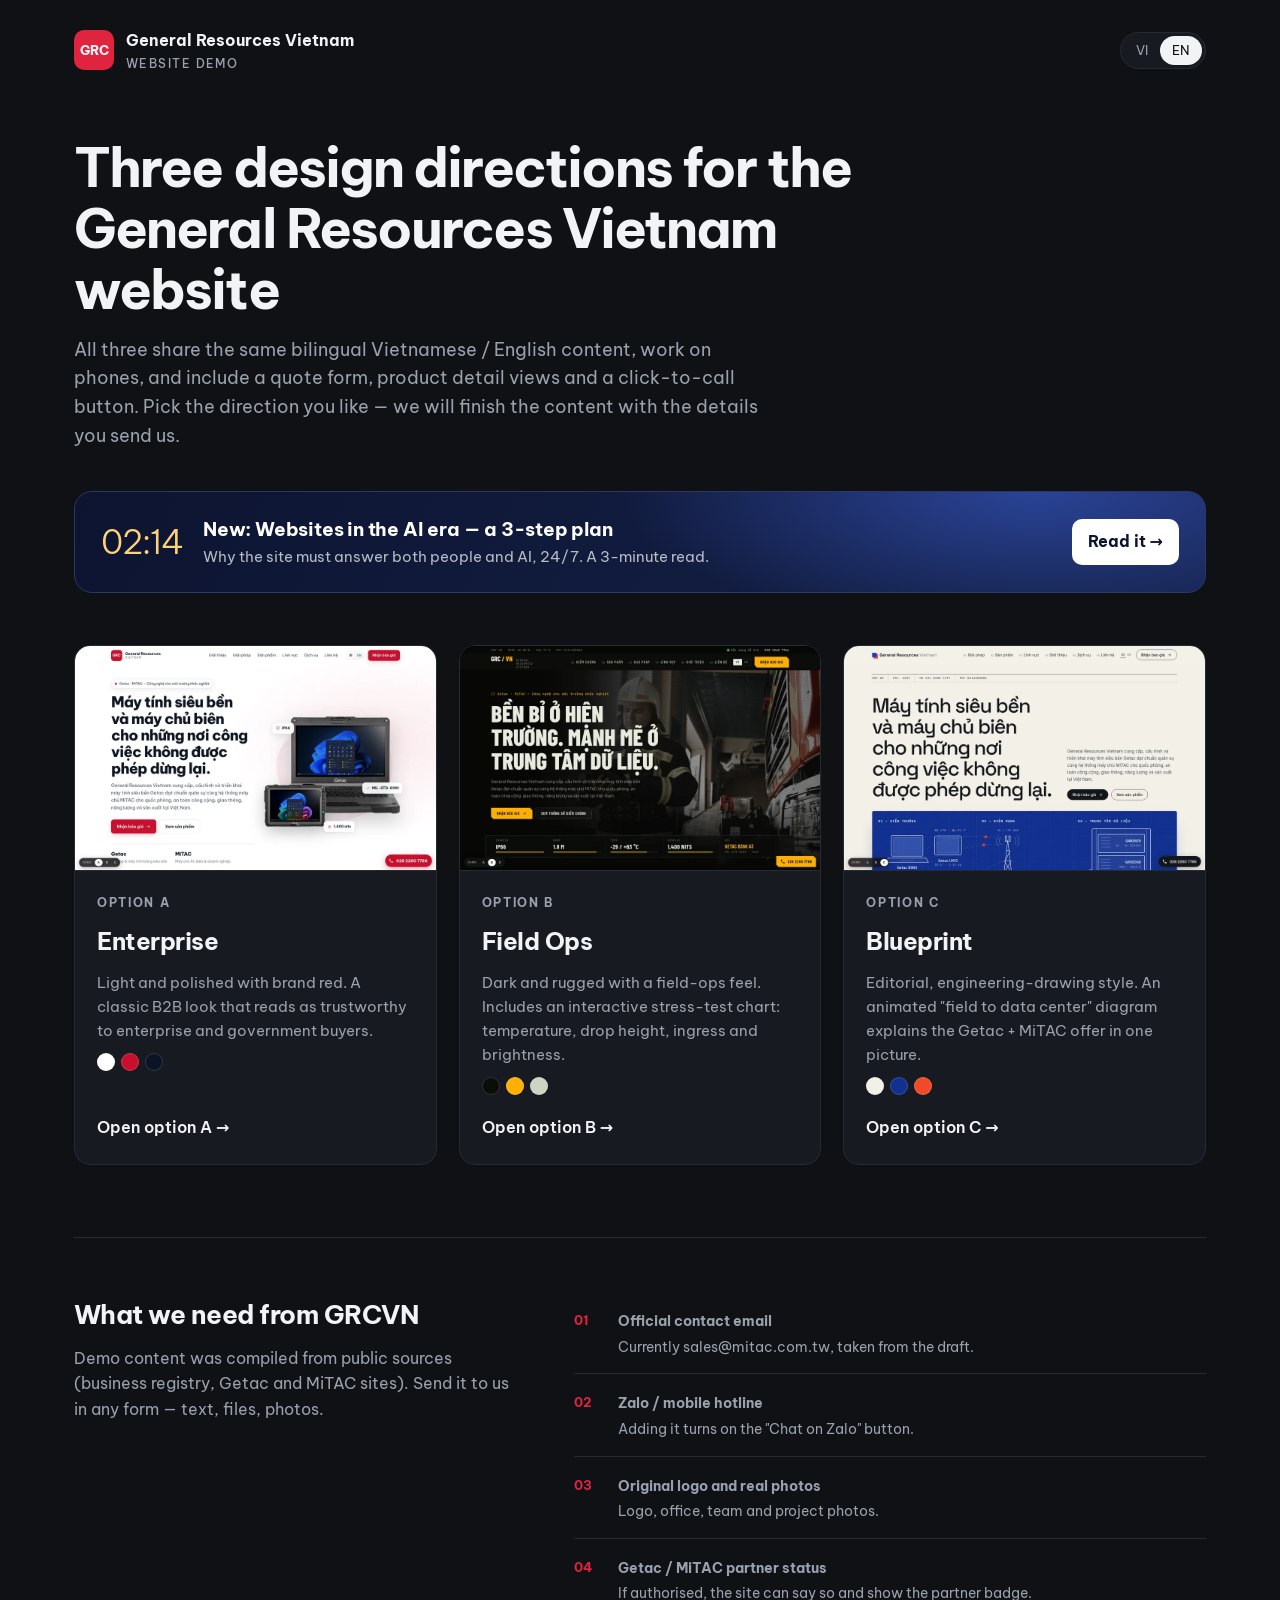
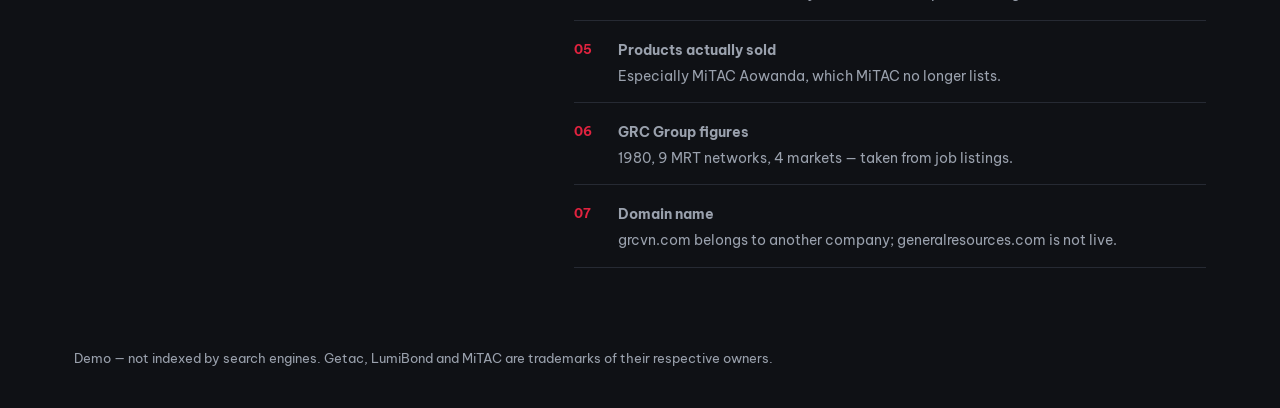
<file: index.html>
<!doctype html>
<html lang="vi">
<head>
  <meta charset="utf-8">
  <meta name="viewport" content="width=device-width, initial-scale=1">
  <title>GRCVN Website Demo</title>
  <meta name="description" content="Ba phương án thiết kế website cho General Resources Vietnam.">
  <meta name="robots" content="noindex, nofollow">
  <meta property="og:title" content="GRCVN — 3 phương án website">
  <meta property="og:description" content="Ba phương án thiết kế website cho General Resources Vietnam (Getac · MiTAC).">
  <meta property="og:image" content="https://grcvn.vxid.io/assets/og/v1.jpg">
  <link rel="icon" href="assets/favicon.svg" type="image/svg+xml">
  <link rel="preconnect" href="https://fonts.googleapis.com">
  <link rel="preconnect" href="https://fonts.gstatic.com" crossorigin>
  <link href="https://fonts.googleapis.com/css2?family=Be+Vietnam+Pro:wght@400;500;600;700;800&display=swap" rel="stylesheet">
  <style>
    :root { --bg: #0f1115; --card: #171a20; --line: #262a33; --ink: #f2f3f5; --mute: #9aa1ad; --red: #e0233f; }
    * { box-sizing: border-box; }
    body { margin: 0; background: var(--bg); color: var(--ink); font: 400 16px/1.6 'Be Vietnam Pro', system-ui, sans-serif; -webkit-font-smoothing: antialiased; }
    .wrap { max-width: 1180px; margin: 0 auto; padding: 0 24px; }
    header { display: flex; align-items: center; justify-content: space-between; gap: 16px; padding: 28px 0; }
    .brand { display: flex; align-items: center; gap: 12px; font-weight: 700; }
    .brand i { display: grid; place-items: center; width: 40px; height: 40px; border-radius: 10px; background: var(--red); font-style: normal; font-size: 13px; font-weight: 800; }
    .brand small { display: block; color: var(--mute); font-weight: 500; font-size: 12px; letter-spacing: .12em; text-transform: uppercase; }
    .lang { display: inline-flex; padding: 3px; border-radius: 999px; background: var(--card); border: 1px solid var(--line); }
    .lang button { border: 0; background: none; color: var(--mute); padding: 6px 12px; border-radius: 999px; font: 700 12px/1 inherit; font-family: inherit; cursor: pointer; }
    .lang button[aria-pressed="true"] { background: var(--ink); color: #111; }
    h1 { font-size: clamp(2rem, 5vw, 3.4rem); line-height: 1.12; letter-spacing: -.035em; margin: 36px 0 16px; max-width: 820px; }
    .lead { color: var(--mute); font-size: 18px; max-width: 700px; margin: 0; }
    .grid { display: grid; grid-template-columns: repeat(3, 1fr); gap: 22px; margin: 52px 0 72px; }
    .card { display: flex; flex-direction: column; background: var(--card); border: 1px solid var(--line); border-radius: 16px; overflow: hidden; text-decoration: none; color: inherit; transition: transform .25s, border-color .25s, box-shadow .25s; }
    .card:hover { transform: translateY(-4px); border-color: #3a404c; box-shadow: 0 24px 50px rgba(0,0,0,.35); }
    .shot { aspect-ratio: 16 / 10; overflow: hidden; border-bottom: 1px solid var(--line); background: #000; }
    .shot img { width: 100%; height: 100%; object-fit: cover; object-position: top; display: block; transition: transform .6s; }
    .card:hover .shot img { transform: scale(1.03); }
    .body { padding: 22px 22px 24px; display: flex; flex-direction: column; gap: 10px; flex: 1; }
    .tag { font-size: 12px; font-weight: 700; letter-spacing: .14em; text-transform: uppercase; color: var(--mute); }
    .card h2 { margin: 0; font-size: 24px; letter-spacing: -.02em; }
    .card p { margin: 0; color: var(--mute); font-size: 15px; }
    .open { margin-top: auto; padding-top: 10px; font-weight: 600; color: var(--ink); }
    .open::after { content: ' →'; }
    .swatches { display: flex; gap: 6px; }
    .swatches span { width: 18px; height: 18px; border-radius: 50%; border: 1px solid rgba(255,255,255,.15); }
    section.todo { border-top: 1px solid var(--line); padding: 56px 0 80px; display: grid; grid-template-columns: 1fr 1.4fr; gap: 48px; }
    section.todo h3 { margin: 0 0 10px; font-size: 26px; letter-spacing: -.02em; }
    section.todo > div > p { color: var(--mute); margin: 0; }
    ol { margin: 0; padding: 0; list-style: none; counter-reset: n; display: grid; gap: 2px; }
    ol li { counter-increment: n; display: grid; grid-template-columns: 34px 1fr; gap: 10px; padding: 14px 0; border-bottom: 1px solid var(--line); }
    ol li::before { content: counter(n, decimal-leading-zero); color: var(--red); font-weight: 700; font-size: 13px; padding-top: 2px; }
    ol b { display: block; }
    ol span { color: var(--mute); font-size: 14px; }
    footer { color: var(--mute); font-size: 13px; padding: 0 0 40px; }
    .ai-banner { display: grid; grid-template-columns: auto 1fr auto; gap: 20px; align-items: center; margin: 40px 0 0; padding: 22px 26px; border-radius: 18px; text-decoration: none; color: #fff; background: radial-gradient(600px 200px at 85% 0%, #2a4396 0%, transparent 70%), linear-gradient(120deg, #0c1430, #16224a); border: 1px solid #2a3768; transition: transform .25s, box-shadow .25s; }
    .ai-banner:hover { transform: translateY(-3px); box-shadow: 0 24px 50px rgba(12,20,48,.5); }
    .ai-banner .clock { font-size: 34px; font-weight: 300; letter-spacing: -.03em; color: #ffd27a; }
    .ai-banner b { display: block; font-size: 19px; letter-spacing: -.01em; }
    .ai-banner span.sub { color: rgba(255,255,255,.7); font-size: 15px; }
    .ai-banner .go { white-space: nowrap; font-weight: 700; padding: 10px 16px; border-radius: 10px; background: #fff; color: #0c1430; }
    @media (max-width: 640px) { .ai-banner { grid-template-columns: 1fr; gap: 10px; } .ai-banner .go { justify-self: start; } }
    [data-en] { display: none; }
    html[lang="en"] [data-vi] { display: none; }
    html[lang="en"] [data-en] { display: revert; }
    @media (max-width: 900px) { .grid { grid-template-columns: 1fr; } section.todo { grid-template-columns: 1fr; gap: 24px; } }
    @media (max-width: 640px) { .wrap { padding: 0 16px; } .lead { font-size: 16px; } }
    @media (max-width: 640px) { .lang button { padding: 10px 14px; } }
  </style>
</head>
<body>
  <div class="wrap">
    <header>
      <div class="brand"><i>GRC</i><div>General Resources Vietnam<small>Website demo</small></div></div>
      <div class="lang" role="group" aria-label="Language"><button type="button" data-l="vi" aria-pressed="true">VI</button><button type="button" data-l="en" aria-pressed="false">EN</button></div>
    </header>

    <h1><span data-vi>Ba phương án thiết kế cho website General Resources Vietnam</span><span data-en>Three design directions for the General Resources Vietnam website</span></h1>
    <p class="lead"><span data-vi>Cả ba dùng chung một nội dung song ngữ Việt / Anh, đều chạy tốt trên điện thoại, có form báo giá, xem chi tiết sản phẩm và nút gọi nhanh. Chọn phương án phù hợp nhất — nội dung sẽ được hoàn thiện theo thông tin GRC VN cung cấp.</span><span data-en>All three share the same bilingual Vietnamese / English content, work on phones, and include a quote form, product detail views and a click-to-call button. Pick the direction you like — we will finish the content with the details you send us.</span></p>

    <a class="ai-banner" href="ai/">
      <span class="clock">02:14</span>
      <span><b><span data-vi>Mới: Website trong thời AI — kế hoạch 3 bước</span><span data-en>New: Websites in the AI era — a 3-step plan</span></b><span class="sub"><span data-vi>Vì sao website phải trả lời được cả người lẫn AI, 24/7. Đọc trong 3 phút.</span><span data-en>Why the site must answer both people and AI, 24/7. A 3-minute read.</span></span></span>
      <span class="go"><span data-vi>Đọc ngay →</span><span data-en>Read it →</span></span>
    </a>

    <div class="grid">
      <a class="card" href="v1/">
        <div class="shot"><img src="assets/thumbs/v1.webp" alt="" loading="lazy"></div>
        <div class="body">
          <span class="tag"><span data-vi>Phương án</span><span data-en>Option</span> A</span>
          <h2>Enterprise</h2>
          <p><span data-vi>Sáng, chuyên nghiệp, màu đỏ thương hiệu. Phù hợp hình ảnh doanh nghiệp B2B, dễ tin cậy với khách hàng cơ quan nhà nước.</span><span data-en>Light and polished with brand red. A classic B2B look that reads as trustworthy to enterprise and government buyers.</span></p>
          <div class="swatches"><span style="background:#fff"></span><span style="background:#c8102e"></span><span style="background:#0b1424"></span></div>
          <span class="open"><span data-vi>Xem phương án A</span><span data-en>Open option A</span></span>
        </div>
      </a>
      <a class="card" href="v2/">
        <div class="shot"><img src="assets/thumbs/v2.webp" alt="" loading="lazy"></div>
        <div class="body">
          <span class="tag"><span data-vi>Phương án</span><span data-en>Option</span> B</span>
          <h2>Field Ops</h2>
          <p><span data-vi>Tối, mạnh mẽ, phong cách "hiện trường". Có biểu đồ tương tác so sánh độ bền: nhiệt độ, chiều cao rơi, chống nước, độ sáng.</span><span data-en>Dark and rugged with a field-ops feel. Includes an interactive stress-test chart: temperature, drop height, ingress and brightness.</span></p>
          <div class="swatches"><span style="background:#0b0d0a"></span><span style="background:#ffb000"></span><span style="background:#cfd3c3"></span></div>
          <span class="open"><span data-vi>Xem phương án B</span><span data-en>Open option B</span></span>
        </div>
      </a>
      <a class="card" href="v3/">
        <div class="shot"><img src="assets/thumbs/v3.webp" alt="" loading="lazy"></div>
        <div class="body">
          <span class="tag"><span data-vi>Phương án</span><span data-en>Option</span> C</span>
          <h2>Blueprint</h2>
          <p><span data-vi>Phong cách tạp chí kỹ thuật. Sơ đồ động "từ hiện trường đến trung tâm dữ liệu" giải thích giải pháp Getac + MiTAC trong một hình.</span><span data-en>Editorial, engineering-drawing style. An animated "field to data center" diagram explains the Getac + MiTAC offer in one picture.</span></p>
          <div class="swatches"><span style="background:#f3f0e8"></span><span style="background:#12308f"></span><span style="background:#ef4a2a"></span></div>
          <span class="open"><span data-vi>Xem phương án C</span><span data-en>Open option C</span></span>
        </div>
      </a>
    </div>

    <section class="todo">
      <div>
        <h3><span data-vi>Thông tin cần GRCVN xác nhận</span><span data-en>What we need from GRCVN</span></h3>
        <p><span data-vi>Nội dung demo được tổng hợp từ thông tin công khai (đăng ký doanh nghiệp, trang Getac, MiTAC). Gửi cho chúng tôi dưới bất kỳ dạng nào — văn bản, file, ảnh.</span><span data-en>Demo content was compiled from public sources (business registry, Getac and MiTAC sites). Send it to us in any form — text, files, photos.</span></p>
      </div>
      <ol>
        <li><div><b><span data-vi>Email liên hệ chính thức</span><span data-en>Official contact email</span></b><span><span data-vi>Hiện đang dùng sales@mitac.com.tw theo bản nháp.</span><span data-en>Currently sales@mitac.com.tw, taken from the draft.</span></span></div></li>
        <li><div><b><span data-vi>Số Zalo / hotline di động</span><span data-en>Zalo / mobile hotline</span></b><span><span data-vi>Điền vào sẽ tự hiện nút "Chat Zalo".</span><span data-en>Adding it turns on the "Chat on Zalo" button.</span></span></div></li>
        <li><div><b><span data-vi>Logo gốc và ảnh thực tế</span><span data-en>Original logo and real photos</span></b><span><span data-vi>Logo, ảnh văn phòng, đội ngũ, dự án đã triển khai.</span><span data-en>Logo, office, team and project photos.</span></span></div></li>
        <li><div><b><span data-vi>Tư cách đối tác Getac / MiTAC</span><span data-en>Getac / MiTAC partner status</span></b><span><span data-vi>Nếu là nhà phân phối ủy quyền, website sẽ ghi rõ và gắn huy hiệu.</span><span data-en>If authorised, the site can say so and show the partner badge.</span></span></div></li>
        <li><div><b><span data-vi>Danh mục sản phẩm thực tế đang bán</span><span data-en>Products actually sold</span></b><span><span data-vi>Đặc biệt dòng MiTAC Aowanda — MiTAC đã ngừng liệt kê trên catalog.</span><span data-en>Especially MiTAC Aowanda, which MiTAC no longer lists.</span></span></div></li>
        <li><div><b><span data-vi>Số liệu về GRC Group</span><span data-en>GRC Group figures</span></b><span><span data-vi>Năm 1980, 9 hệ thống metro, 4 thị trường — lấy từ tin tuyển dụng.</span><span data-en>1980, 9 MRT networks, 4 markets — taken from job listings.</span></span></div></li>
        <li><div><b><span data-vi>Tên miền</span><span data-en>Domain name</span></b><span><span data-vi>grcvn.com thuộc công ty khác; generalresources.com đang không hoạt động.</span><span data-en>grcvn.com belongs to another company; generalresources.com is not live.</span></span></div></li>
      </ol>
    </section>

    <footer><span data-vi>Bản demo — không lập chỉ mục tìm kiếm. Getac, LumiBond và MiTAC là thương hiệu của các chủ sở hữu tương ứng.</span><span data-en>Demo — not indexed by search engines. Getac, LumiBond and MiTAC are trademarks of their respective owners.</span></footer>
  </div>
  <script>
    (function () {
      var KEY = 'grcvn-lang';
      function get() { try { return localStorage.getItem(KEY); } catch (e) { return null; } }
      function set(l) {
        document.documentElement.lang = l;
        document.querySelectorAll('[data-l]').forEach(function (b) { b.setAttribute('aria-pressed', String(b.dataset.l === l)); });
        try { localStorage.setItem(KEY, l); } catch (e) {}
      }
      var q = new URLSearchParams(location.search).get('lang');
      set(q === 'en' || q === 'vi' ? q : (get() || ((navigator.language || 'vi').toLowerCase().indexOf('vi') === 0 ? 'vi' : 'en')));
      document.addEventListener('click', function (e) { var b = e.target.closest('[data-l]'); if (b) set(b.dataset.l); });
    })();
  </script>
</body>
</html>
</file>
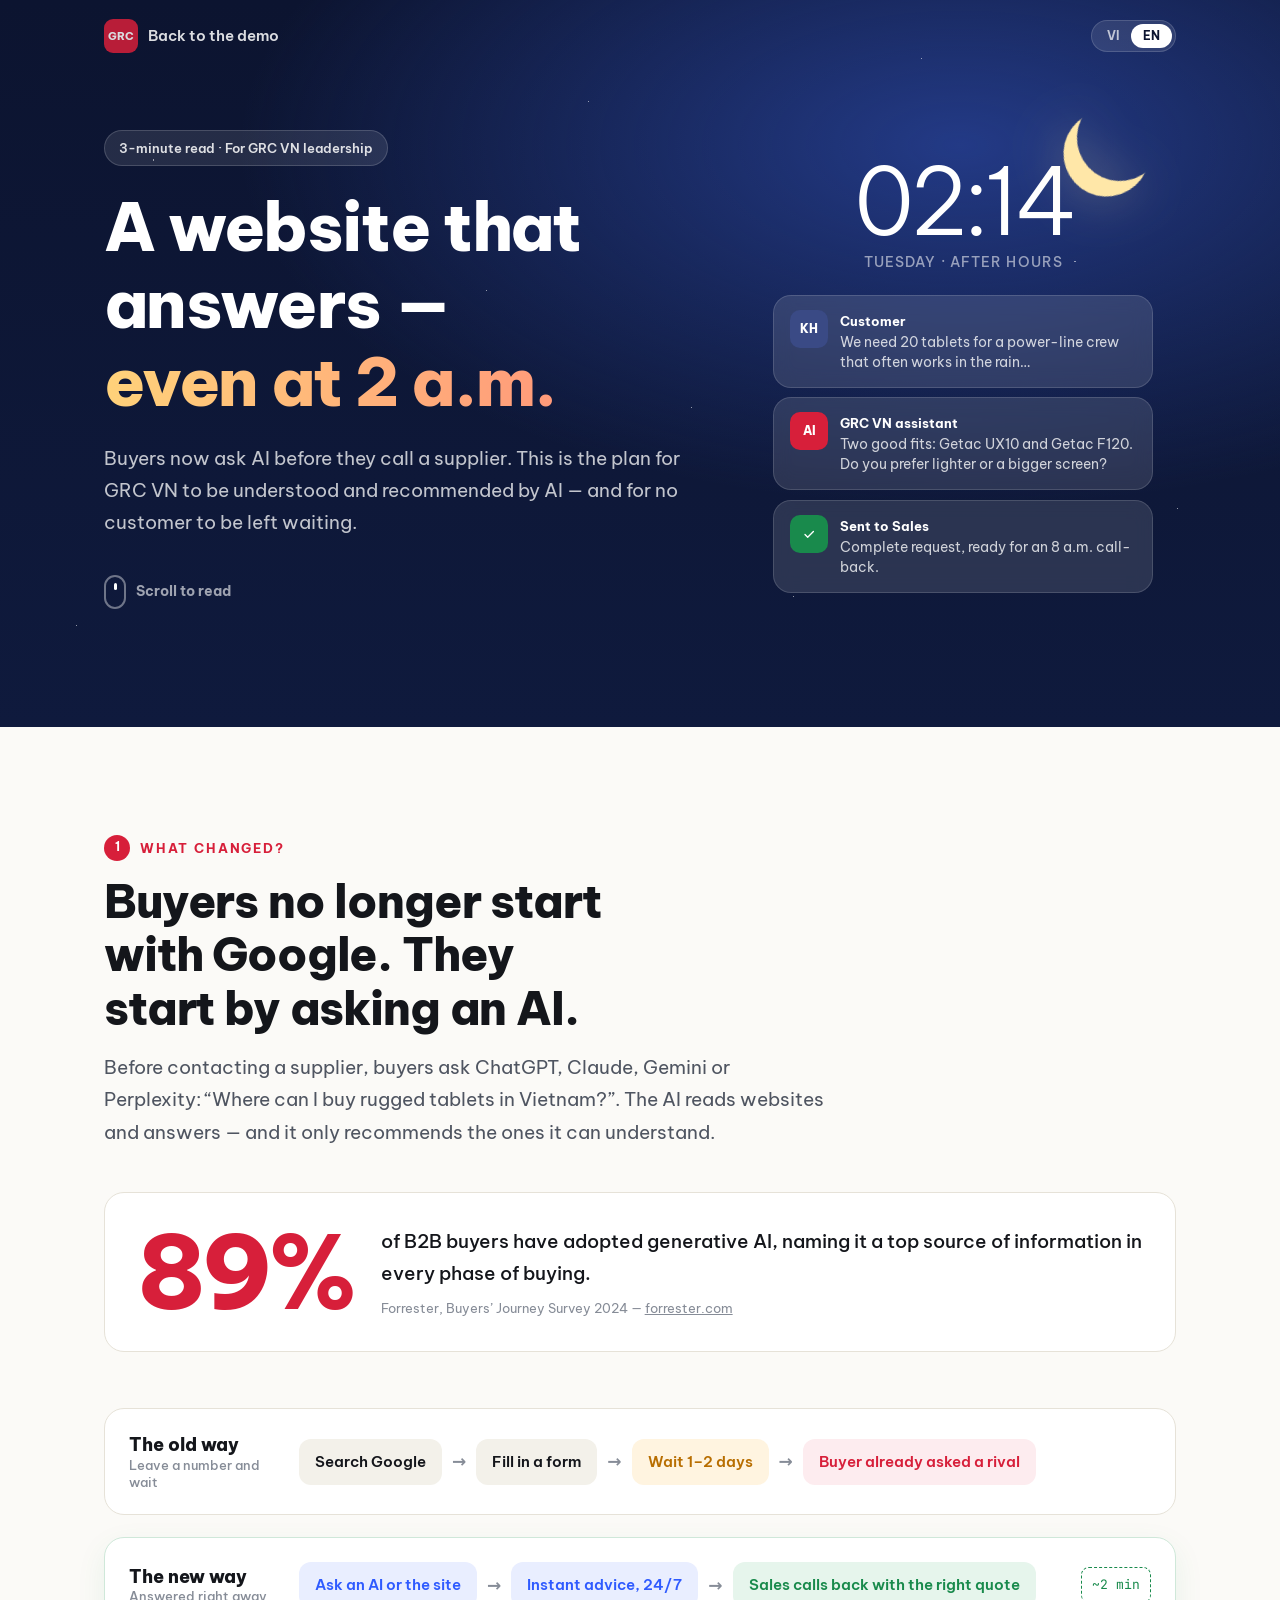
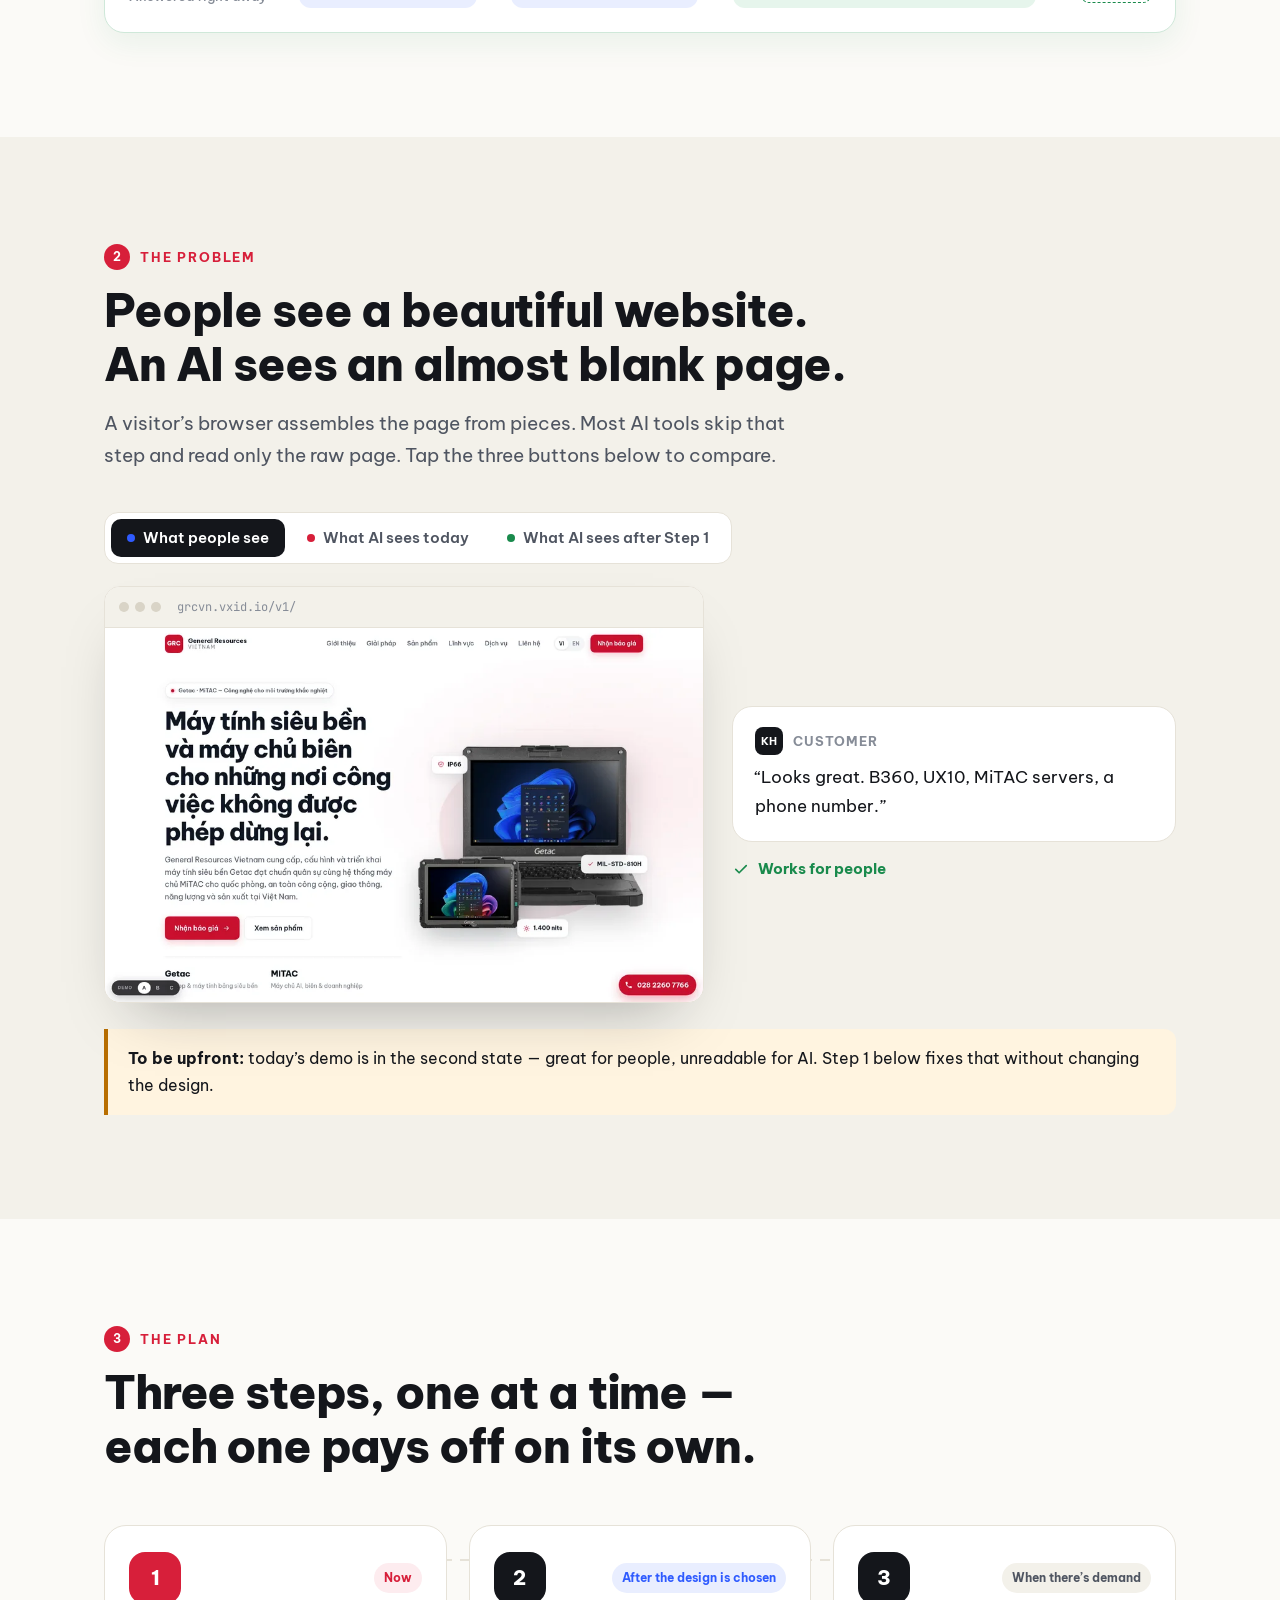
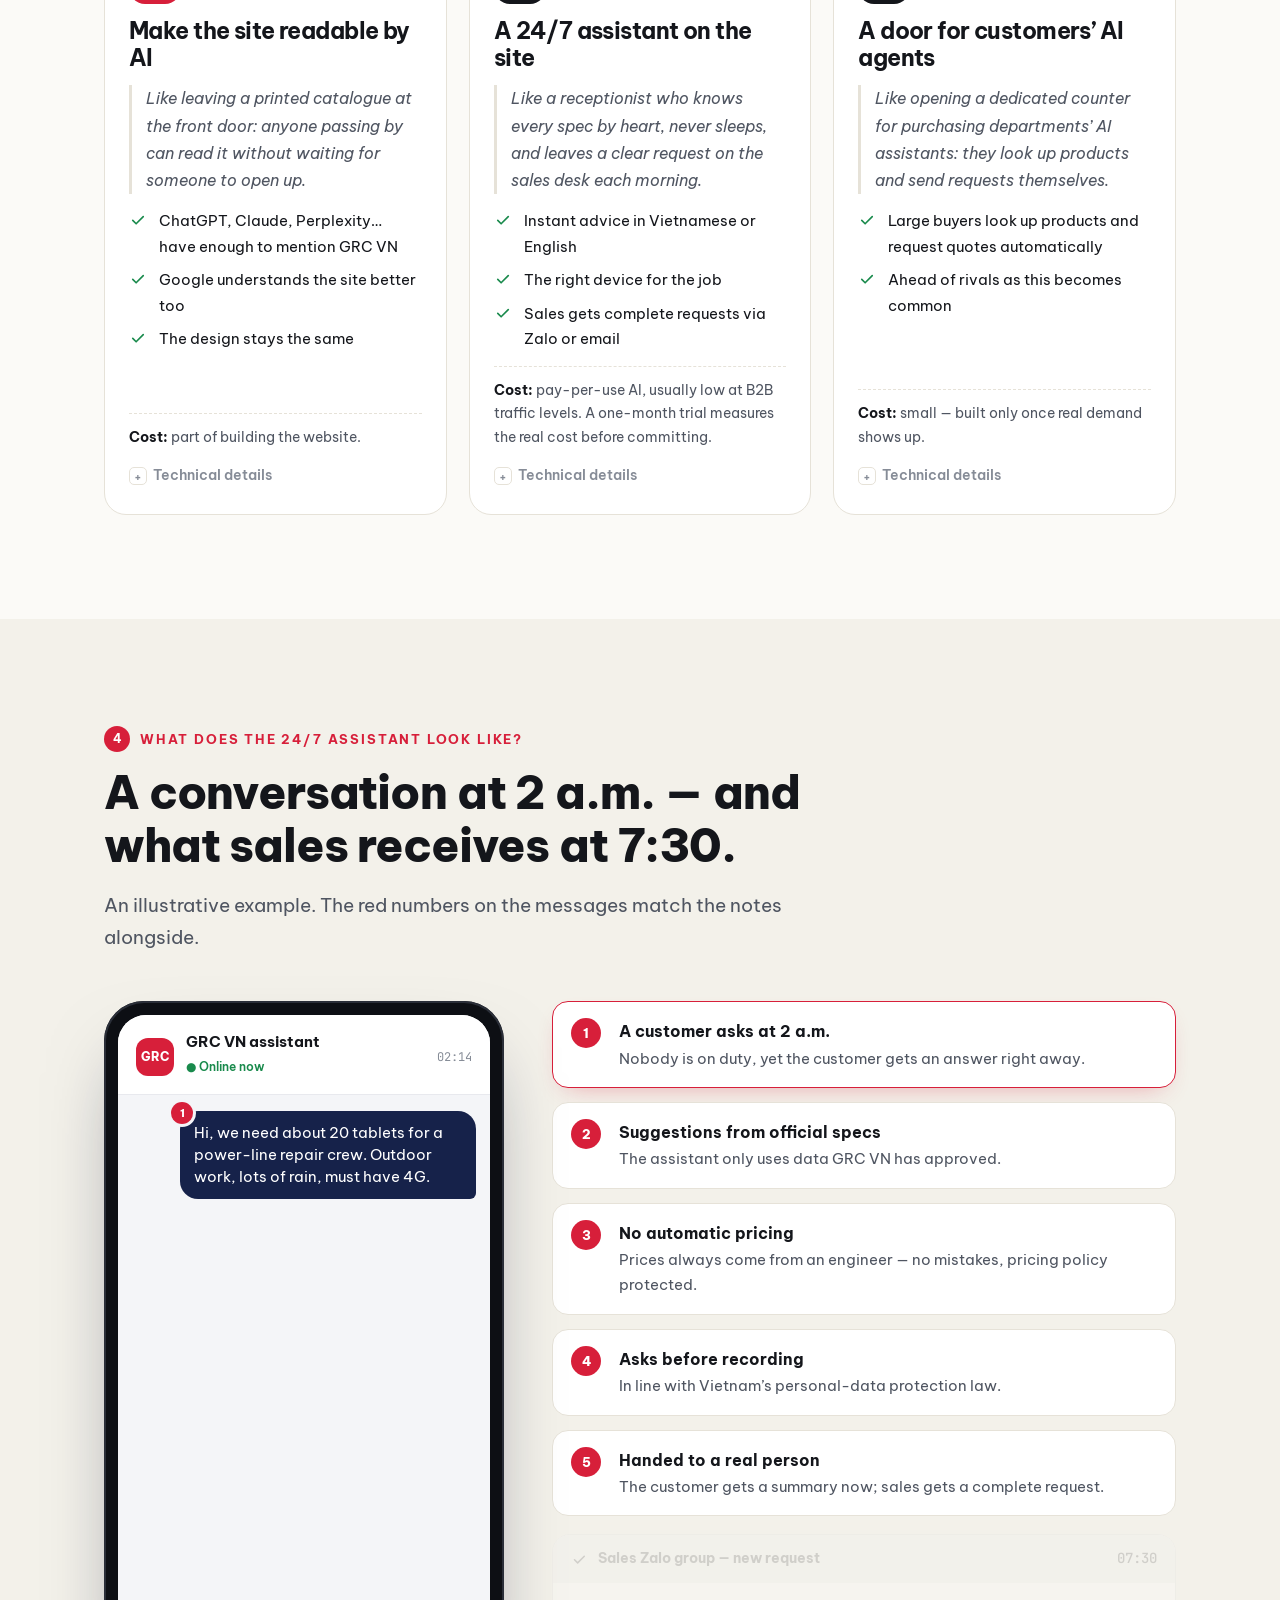
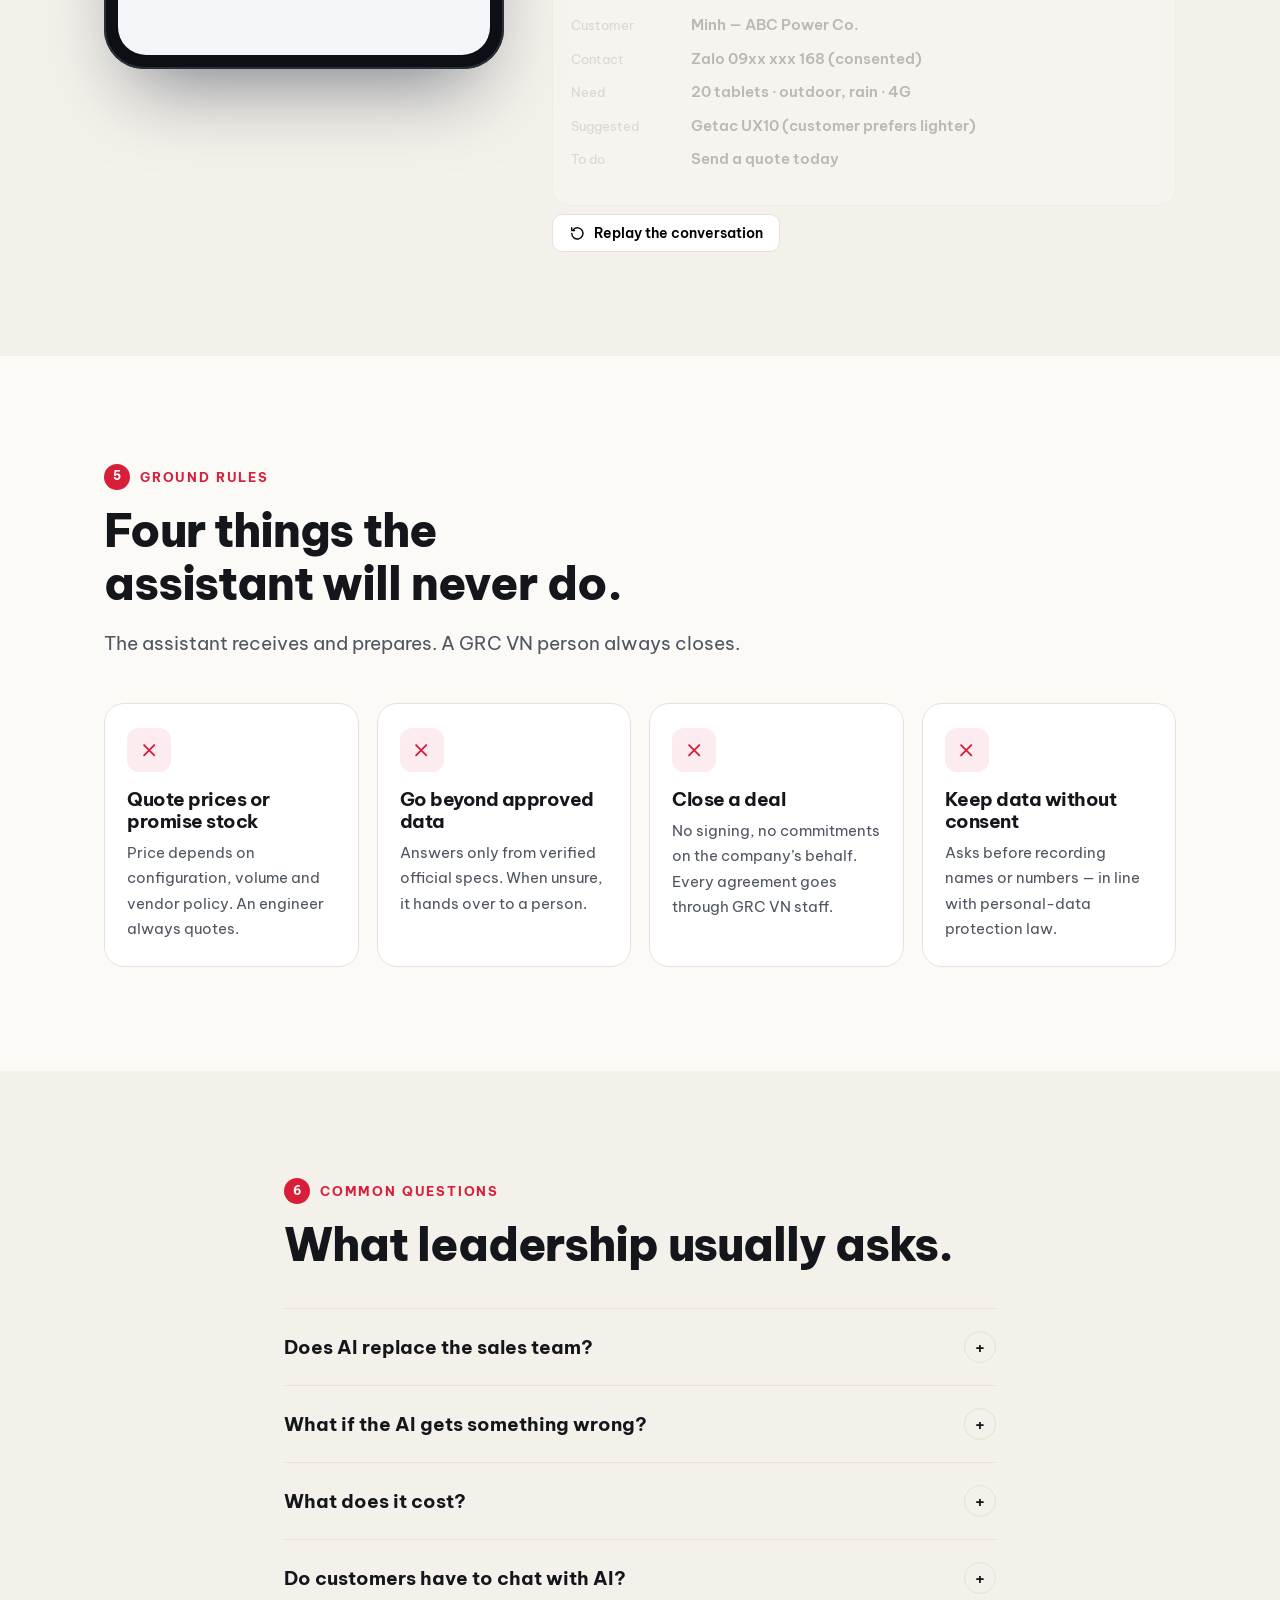
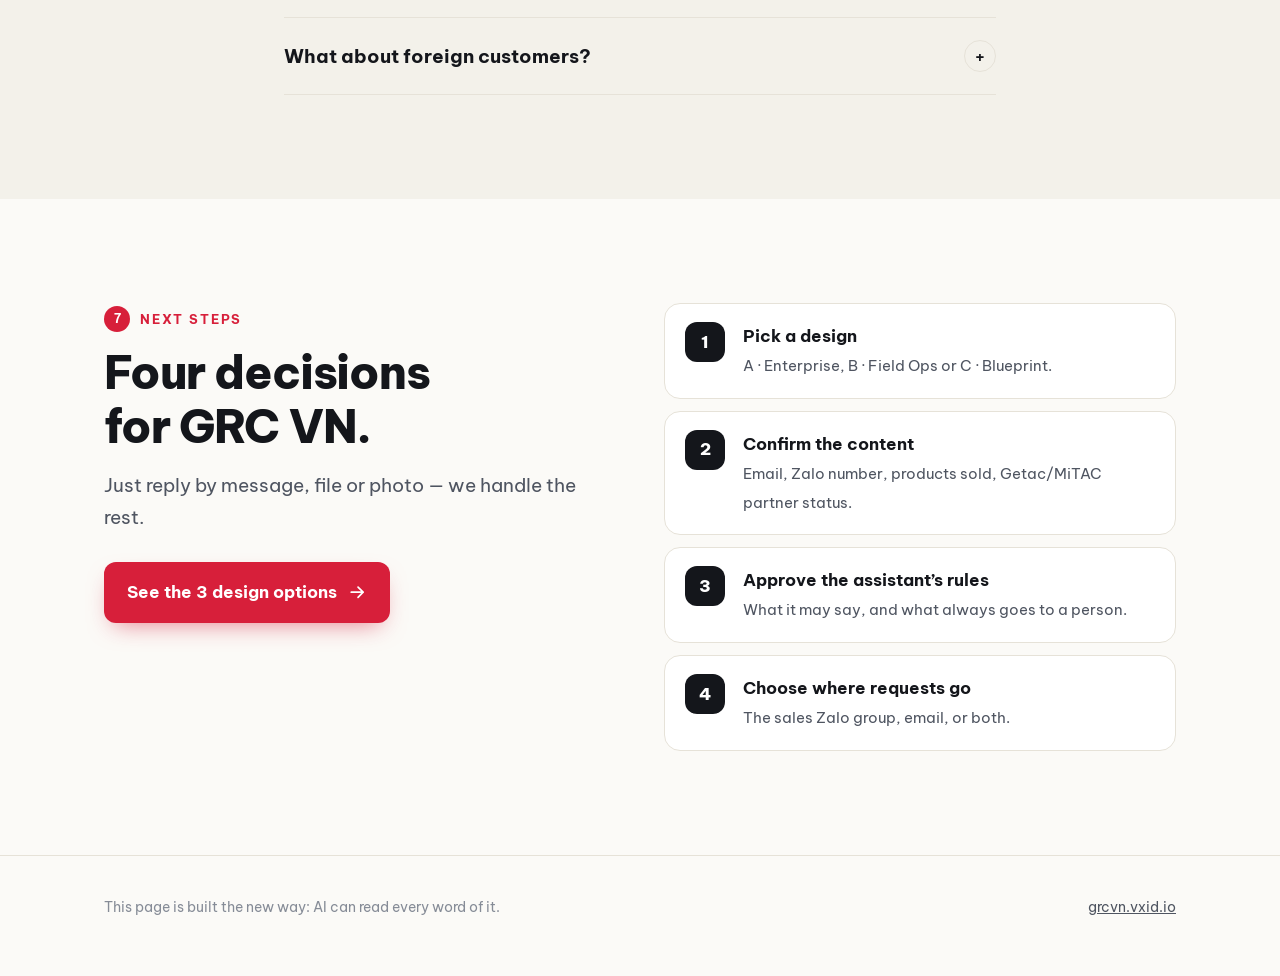
<file: ai/index.html>
<!doctype html>
<html lang="vi" data-lang="vi">
<head>
  <meta charset="utf-8">
  <meta name="viewport" content="width=device-width, initial-scale=1">
  <title>Website trong thời AI — Kế hoạch cho GRC VN</title>
  <meta name="description" content="Kế hoạch 3 bước để website General Resources Vietnam được AI đọc hiểu, giới thiệu, và trả lời khách hàng 24/7.">
  <meta name="robots" content="noindex, nofollow">
  <meta name="theme-color" content="#0c1430">
  <meta property="og:title" content="Một website biết trả lời — kể cả lúc 2 giờ sáng">
  <meta property="og:description" content="Kế hoạch 3 bước đưa website GRC VN vào thời AI.">
  <meta property="og:image" content="https://grcvn.vxid.io/assets/og/ai.jpg">
  <link rel="icon" href="../assets/favicon.svg" type="image/svg+xml">
  <link rel="preconnect" href="https://fonts.googleapis.com">
  <link rel="preconnect" href="https://fonts.gstatic.com" crossorigin>
  <link href="https://fonts.googleapis.com/css2?family=Be+Vietnam+Pro:wght@300;400;500;600;700;800&family=JetBrains+Mono:wght@400;500&display=swap" rel="stylesheet">
  <style>
    :root {
      --bg: #fbfaf7; --bg-2: #f3f1ea; --card: #ffffff; --ink: #14161b; --ink-2: #4f5561; --mute: #868c97;
      --line: #e6e2d8; --red: #d71f3a; --red-tint: #fdecef; --green: #198a4c; --green-tint: #e6f5ec;
      --amber: #b86e00; --amber-tint: #fff4e0; --night: #0c1430; --night-2: #16224a; --blue: #2f5bff;
      --mono: 'JetBrains Mono', ui-monospace, monospace;
    }
    *, *::before, *::after { box-sizing: border-box; }
    html { scroll-behavior: smooth; }
    body { margin: 0; background: var(--bg); color: var(--ink); font: 400 17px/1.7 'Be Vietnam Pro', system-ui, sans-serif; -webkit-font-smoothing: antialiased; overflow-x: hidden; }
    html[data-lang="vi"] .en, html[data-lang="en"] .vi { display: none !important; }
    h1, h2, h3 { margin: 0; line-height: 1.16; letter-spacing: -.025em; }
    p { margin: 0; }
    a { color: inherit; }
    .wrap { max-width: 1120px; margin: 0 auto; padding: 0 24px; }
    .narrow { max-width: 760px; }
    .ico { width: 1.2em; height: 1.2em; flex: none; }
    :focus-visible { outline: 3px solid rgba(47, 91, 255, .5); outline-offset: 2px; border-radius: 6px; }

    /* top bar */
    .top { position: absolute; inset: 0 0 auto 0; z-index: 5; }
    .top-in { display: flex; justify-content: space-between; align-items: center; height: 72px; }
    .back { display: inline-flex; align-items: center; gap: 10px; color: #fff; text-decoration: none; font-weight: 600; font-size: 15px; opacity: .85; }
    .back:hover { opacity: 1; }
    .back i { display: grid; place-items: center; width: 34px; height: 34px; border-radius: 9px; background: var(--red); font-style: normal; font-size: 11px; font-weight: 800; }
    .lang { display: inline-flex; padding: 3px; border-radius: 999px; background: rgba(255,255,255,.1); border: 1px solid rgba(255,255,255,.15); }
    .lang button { border: 0; background: none; color: rgba(255,255,255,.7); padding: 6px 12px; border-radius: 999px; font: 700 12px/1 'Be Vietnam Pro', sans-serif; cursor: pointer; }
    .lang button[aria-pressed="true"] { background: #fff; color: var(--night); }

    /* hero — night */
    .hero { position: relative; overflow: hidden; color: #fff; background: radial-gradient(1200px 600px at 75% 20%, #233a86 0%, transparent 60%), linear-gradient(180deg, var(--night) 0%, #0f1a3d 100%); padding: 130px 0 110px; }
    .stars { position: absolute; inset: 0; background-image:
      radial-gradient(1.5px 1.5px at 12% 22%, #fff 50%, transparent 51%), radial-gradient(1px 1px at 28% 68%, #fff 50%, transparent 51%),
      radial-gradient(1.2px 1.2px at 46% 14%, #fff 50%, transparent 51%), radial-gradient(1px 1px at 62% 82%, #fff 50%, transparent 51%),
      radial-gradient(1.6px 1.6px at 84% 36%, #fff 50%, transparent 51%), radial-gradient(1px 1px at 92% 70%, #fff 50%, transparent 51%),
      radial-gradient(1.2px 1.2px at 6% 86%, #fff 50%, transparent 51%), radial-gradient(1px 1px at 38% 40%, #fff 50%, transparent 51%),
      radial-gradient(1.3px 1.3px at 72% 8%, #fff 50%, transparent 51%), radial-gradient(1px 1px at 54% 56%, #fff 50%, transparent 51%);
      opacity: .55; animation: twinkle 6s ease-in-out infinite alternate; }
    @keyframes twinkle { to { opacity: .25; } }
    .hero-in { position: relative; display: grid; grid-template-columns: 1.25fr .9fr; gap: 56px; align-items: center; }
    .chip { display: inline-flex; align-items: center; gap: 8px; padding: 6px 14px; border-radius: 999px; font-size: 13px; font-weight: 600; }
    .hero .chip { background: rgba(255,255,255,.1); border: 1px solid rgba(255,255,255,.16); color: rgba(255,255,255,.85); }
    .hero h1 { font-size: clamp(2.3rem, 5.2vw, 4.2rem); font-weight: 800; margin: 22px 0 22px; text-wrap: balance; }
    .hero h1 em { font-style: normal; background: linear-gradient(90deg, #ffd27a, #ff9a7a); -webkit-background-clip: text; background-clip: text; color: transparent; }
    .hero .sub { font-size: 19px; color: rgba(255,255,255,.75); max-width: 580px; }
    .scroll-cue { display: inline-flex; align-items: center; gap: 10px; margin-top: 36px; color: rgba(255,255,255,.6); font-size: 14px; text-decoration: none; }
    .scroll-cue span { width: 22px; height: 34px; border: 2px solid rgba(255,255,255,.4); border-radius: 12px; position: relative; }
    .scroll-cue span::after { content: ''; position: absolute; left: 50%; top: 6px; width: 3px; height: 7px; margin-left: -1.5px; border-radius: 2px; background: #fff; animation: wheel 1.8s infinite; }
    @keyframes wheel { 60% { transform: translateY(9px); opacity: 0; } 100% { opacity: 0; } }
    .night { position: relative; justify-self: center; width: 100%; max-width: 380px; }
    .moon { position: absolute; right: -10px; top: -60px; width: 86px; height: 86px; border-radius: 50%; box-shadow: -18px 10px 0 0 #ffe7a8; transform: rotate(-20deg); filter: drop-shadow(0 0 24px rgba(255,231,168,.35)); }
    .clock { font-size: 92px; font-weight: 300; letter-spacing: -.04em; line-height: 1; text-align: center; color: #fff; }
    .clock small { display: block; font-size: 14px; font-weight: 500; letter-spacing: .08em; text-transform: uppercase; color: rgba(255,255,255,.55); margin-top: 8px; }
    .notif { margin-top: 26px; display: grid; gap: 10px; }
    .note { display: grid; grid-template-columns: 38px 1fr; gap: 12px; padding: 14px 16px; border-radius: 18px; background: rgba(255,255,255,.12); border: 1px solid rgba(255,255,255,.14); backdrop-filter: blur(10px); animation: drop .7s cubic-bezier(.2,.8,.2,1) both; }
    .note:nth-child(2) { animation-delay: 1.1s; }
    .note:nth-child(3) { animation-delay: 2.2s; }
    @keyframes drop { from { opacity: 0; transform: translateY(-14px) scale(.97); } }
    .note b { display: block; font-size: 13px; }
    .note p { font-size: 14px; color: rgba(255,255,255,.78); line-height: 1.45; }
    .note .av { width: 38px; height: 38px; border-radius: 10px; display: grid; place-items: center; font-size: 12px; font-weight: 800; }
    .av.bot { background: var(--red); }
    .av.user { background: #3a4a85; }
    .av.ok { background: var(--green); }

    /* generic sections */
    section.s { padding: 104px 0; }
    .s-alt { background: var(--bg-2); }
    .eyebrow { display: inline-flex; align-items: center; gap: 10px; font-size: 13px; font-weight: 700; letter-spacing: .14em; text-transform: uppercase; color: var(--red); margin-bottom: 14px; }
    .eyebrow b { display: grid; place-items: center; width: 26px; height: 26px; border-radius: 50%; background: var(--red); color: #fff; font-size: 12px; letter-spacing: 0; }
    h2 { font-size: clamp(1.9rem, 3.6vw, 2.9rem); font-weight: 800; text-wrap: balance; }
    .lead { font-size: 19px; color: var(--ink-2); margin-top: 16px; max-width: 720px; }
    .reveal { opacity: 0; transform: translateY(20px); transition: opacity .8s ease, transform .8s cubic-bezier(.2,.7,.2,1); }
    .reveal.in { opacity: 1; transform: none; }

    /* 1. what changed */
    .stat { display: grid; grid-template-columns: auto 1fr; gap: 28px; align-items: center; margin: 44px 0 56px; padding: 28px 32px; background: var(--card); border: 1px solid var(--line); border-radius: 20px; }
    .stat .stat-n { font-size: clamp(4rem, 9vw, 6.4rem); font-weight: 800; line-height: 1; letter-spacing: -.05em; color: var(--red); }
    .stat p { font-size: 19px; font-weight: 500; }
    .stat small { display: block; margin-top: 8px; font-size: 13px; color: var(--mute); }
    .lanes { display: grid; gap: 22px; }
    .lane { display: grid; grid-template-columns: 150px 1fr; gap: 20px; align-items: center; padding: 24px; border-radius: 20px; border: 1px solid var(--line); background: var(--card); }
    .lane-name { font-weight: 800; font-size: 18px; line-height: 1.3; }
    .lane-name small { display: block; font-weight: 500; font-size: 13px; color: var(--mute); }
    .steps-row { display: flex; align-items: center; gap: 10px; flex-wrap: wrap; }
    .node { padding: 10px 16px; border-radius: 12px; background: var(--bg-2); font-size: 15px; font-weight: 600; white-space: nowrap; }
    .arr { color: var(--mute); font-weight: 700; }
    .node.wait { background: var(--amber-tint); color: var(--amber); }
    .node.bad { background: var(--red-tint); color: var(--red); }
    .node.good { background: var(--green-tint); color: var(--green); }
    .node.fast { background: #e9eeff; color: var(--blue); }
    .lane.new { border-color: #cfe8d9; box-shadow: 0 10px 30px rgba(25,138,76,.08); }
    .timer { margin-left: auto; font-family: var(--mono); font-size: 13px; padding: 6px 10px; border-radius: 8px; border: 1px dashed currentColor; }
    .lane.old .timer { color: var(--amber); }
    .lane.new .timer { color: var(--green); }

    /* 2. human vs AI */
    .tabs { display: inline-flex; flex-wrap: wrap; gap: 6px; padding: 6px; margin: 40px 0 22px; background: var(--card); border: 1px solid var(--line); border-radius: 14px; }
    .tabs button { border: 0; background: none; padding: 10px 16px; border-radius: 10px; font: 600 15px/1.2 'Be Vietnam Pro', sans-serif; color: var(--ink-2); cursor: pointer; display: inline-flex; gap: 8px; align-items: center; }
    .tabs button[aria-selected="true"] { background: var(--ink); color: #fff; }
    .tabs button .dot { width: 8px; height: 8px; border-radius: 50%; }
    .view { display: grid; grid-template-columns: 1.35fr 1fr; gap: 28px; align-items: center; }
    .view[hidden] { display: none; }
    .frame { border-radius: 16px; overflow: hidden; border: 1px solid var(--line); background: var(--card); box-shadow: 0 30px 60px -30px rgba(20,22,27,.35); }
    .frame-bar { display: flex; gap: 6px; align-items: center; padding: 10px 14px; background: var(--bg-2); border-bottom: 1px solid var(--line); font-family: var(--mono); font-size: 12px; color: var(--mute); }
    .frame-bar i { width: 10px; height: 10px; border-radius: 50%; background: #d9d4c7; }
    .frame-bar span { margin-left: 10px; }
    .frame img { display: block; width: 100%; height: auto; }
    pre.code { margin: 0; padding: 22px 22px 26px; background: #11131a; color: #b9c0cf; font: 400 13.5px/1.75 var(--mono); overflow-x: auto; white-space: pre; }
    pre.code .t { color: #ff9b85; }
    pre.code .c { color: #6f7a90; }
    pre.code .hl { background: rgba(255, 210, 122, .14); color: #ffd27a; border-radius: 4px; padding: 1px 4px; }
    .readable { padding: 22px 24px 26px; font-size: 15px; line-height: 1.65; }
    .readable h4 { margin: 0 0 2px; font-size: 17px; }
    .readable .meta { color: var(--mute); font-size: 13px; margin-bottom: 14px; }
    .readable ul { margin: 6px 0 14px; padding-left: 18px; }
    .readable li::marker { color: var(--red); }
    .readable .k { font-weight: 700; }
    .says { display: grid; gap: 14px; }
    .bubble { position: relative; padding: 20px 22px; border-radius: 20px; background: var(--card); border: 1px solid var(--line); font-size: 17px; }
    .bubble .who { display: flex; align-items: center; gap: 10px; font-size: 13px; font-weight: 700; color: var(--mute); text-transform: uppercase; letter-spacing: .08em; margin-bottom: 8px; }
    .bubble .who i { display: grid; place-items: center; width: 28px; height: 28px; border-radius: 8px; background: var(--ink); color: #fff; font-style: normal; font-size: 11px; letter-spacing: 0; }
    .bubble.sad { border-color: #f3c7cf; background: #fff8f9; }
    .bubble.happy { border-color: #cfe8d9; background: #f7fcf9; }
    .verdict { display: inline-flex; align-items: center; gap: 8px; font-weight: 700; font-size: 15px; }
    .verdict.bad { color: var(--red); }
    .verdict.good { color: var(--green); }
    .honest { margin-top: 26px; padding: 16px 20px; border-left: 4px solid var(--amber); background: var(--amber-tint); border-radius: 0 12px 12px 0; font-size: 16px; }

    /* 3. plan */
    .plan { position: relative; display: grid; grid-template-columns: repeat(3, 1fr); gap: 22px; margin-top: 52px; }
    .plan::before { content: ''; position: absolute; left: 8%; right: 8%; top: 34px; height: 2px; background: repeating-linear-gradient(90deg, var(--line) 0 10px, transparent 10px 18px); }
    .step { position: relative; display: flex; flex-direction: column; gap: 14px; padding: 26px 24px 24px; border-radius: 22px; background: var(--card); border: 1px solid var(--line); }
    .step-top { display: flex; justify-content: space-between; align-items: center; gap: 10px; }
    .step-n { display: grid; place-items: center; width: 52px; height: 52px; border-radius: 16px; background: var(--ink); color: #fff; font-weight: 800; font-size: 20px; }
    .step:first-child .step-n { background: var(--red); }
    .status { font-size: 12px; font-weight: 700; padding: 5px 10px; border-radius: 999px; text-align: right; }
    .status.now { background: var(--red-tint); color: var(--red); }
    .status.next { background: #e9eeff; color: var(--blue); }
    .status.later { background: var(--bg-2); color: var(--ink-2); }
    .step h3 { font-size: 23px; }
    .analogy { font-size: 16px; color: var(--ink-2); font-style: italic; padding-left: 14px; border-left: 3px solid var(--line); }
    .gets { list-style: none; margin: 0; padding: 0; display: grid; gap: 8px; font-size: 15px; }
    .gets li { display: grid; grid-template-columns: 22px 1fr; gap: 8px; }
    .gets .ico { color: var(--green); margin-top: 3px; }
    .cost { margin-top: auto; padding-top: 12px; border-top: 1px dashed var(--line); font-size: 14px; color: var(--ink-2); }
    .cost b { color: var(--ink); }
    details.tech { font-size: 14px; color: var(--ink-2); }
    details.tech summary { cursor: pointer; font-weight: 600; color: var(--mute); list-style: none; display: inline-flex; gap: 6px; align-items: center; }
    details.tech summary::-webkit-details-marker { display: none; }
    details.tech summary::before { content: '+'; display: grid; place-items: center; width: 18px; height: 18px; border-radius: 5px; border: 1px solid var(--line); font-size: 12px; }
    details.tech[open] summary::before { content: '−'; }
    details.tech p { margin-top: 8px; font-family: var(--mono); font-size: 12.5px; line-height: 1.6; }

    /* 4. assistant demo */
    .demo { display: grid; grid-template-columns: 400px 1fr; gap: 48px; align-items: start; margin-top: 48px; }
    .phone { position: relative; border-radius: 40px; padding: 14px; background: #0d0f14; box-shadow: 0 40px 80px -30px rgba(12,20,48,.55), inset 0 0 0 2px #2a2e38; }
    .screen { border-radius: 28px; overflow: hidden; background: #f4f5f8; height: 640px; display: flex; flex-direction: column; }
    .screen-top { display: flex; align-items: center; gap: 12px; padding: 18px 18px 14px; background: #fff; border-bottom: 1px solid #e8e9ee; }
    .screen-top .av { width: 38px; height: 38px; border-radius: 12px; display: grid; place-items: center; color: #fff; font-size: 12px; font-weight: 800; }
    .screen-top b { display: block; font-size: 15px; line-height: 1.2; }
    .screen-top small { font-size: 12px; color: var(--green); font-weight: 600; }
    .screen-top .time { margin-left: auto; font-family: var(--mono); font-size: 12px; color: var(--mute); }
    .chat { flex: 1; overflow-y: auto; scrollbar-width: none; padding: 16px 14px 20px; display: flex; flex-direction: column; gap: 10px; scroll-behavior: smooth; }
    .msg { max-width: 86%; padding: 11px 14px; border-radius: 18px; font-size: 14.5px; line-height: 1.5; position: relative; transition: opacity .35s, transform .35s; }
    .msg.u { align-self: flex-end; background: var(--night-2); color: #fff; border-bottom-right-radius: 6px; }
    .msg.b { align-self: flex-start; background: #fff; border: 1px solid #e3e5ea; border-bottom-left-radius: 6px; }
    .msg ul { margin: 6px 0; padding-left: 18px; }
    .msg .tagn { position: absolute; top: -9px; right: -9px; display: grid; place-items: center; width: 22px; height: 22px; border-radius: 50%; background: var(--red); color: #fff; font-size: 11px; font-weight: 800; box-shadow: 0 0 0 3px #f4f5f8; }
    .msg.u .tagn { right: auto; left: -9px; }
    .chat.play .msg.pending { display: none; }
    .typing { align-self: flex-start; display: inline-flex; gap: 4px; padding: 12px 14px; border-radius: 18px; background: #fff; border: 1px solid #e3e5ea; }
    .typing i { width: 7px; height: 7px; border-radius: 50%; background: #b7bcc7; animation: bounce 1s infinite; }
    .typing i:nth-child(2) { animation-delay: .15s; }
    .typing i:nth-child(3) { animation-delay: .3s; }
    @keyframes bounce { 40% { transform: translateY(-5px); background: #7b8291; } }
    .notes { display: grid; gap: 14px; }
    .anno { display: grid; grid-template-columns: 34px 1fr; gap: 14px; align-items: start; padding: 16px 18px; border-radius: 16px; background: var(--card); border: 1px solid var(--line); transition: border-color .3s, box-shadow .3s; }
    .anno.lit { border-color: var(--red); box-shadow: 0 10px 26px -14px rgba(215,31,58,.45); }
    .anno .n { display: grid; place-items: center; width: 30px; height: 30px; border-radius: 50%; background: var(--red); color: #fff; font-weight: 800; font-size: 13px; }
    .anno b { display: block; font-size: 16px; }
    .anno p { font-size: 15px; color: var(--ink-2); }
    .lead-card { margin-top: 10px; border-radius: 18px; border: 1px solid #cfe8d9; background: var(--card); overflow: hidden; transition: opacity .6s, transform .6s; }
    .lead-card.hidden { opacity: .25; transform: translateY(8px); filter: grayscale(1); }
    .lead-head { display: flex; align-items: center; gap: 10px; padding: 12px 18px; background: var(--green-tint); color: var(--green); font-weight: 700; font-size: 14px; }
    .lead-head .time { margin-left: auto; font-family: var(--mono); font-weight: 500; }
    .lead-body { padding: 14px 18px 18px; display: grid; gap: 8px; font-size: 15px; }
    .lead-body div { display: grid; grid-template-columns: 110px 1fr; gap: 10px; }
    .lead-body dt { color: var(--mute); font-size: 13px; padding-top: 2px; }
    .lead-body dd { margin: 0; font-weight: 600; }
    .replay { display: inline-flex; align-items: center; gap: 8px; margin-top: 16px; padding: 10px 16px; border-radius: 10px; border: 1px solid var(--line); background: var(--card); font: 600 14px/1 'Be Vietnam Pro', sans-serif; cursor: pointer; }
    .replay:hover { border-color: var(--ink); }

    /* 5. rules */
    .rules { display: grid; grid-template-columns: repeat(4, 1fr); gap: 18px; margin-top: 44px; }
    .rule { padding: 24px 22px; border-radius: 20px; background: var(--card); border: 1px solid var(--line); }
    .rule .x { display: grid; place-items: center; width: 44px; height: 44px; border-radius: 12px; background: var(--red-tint); color: var(--red); margin-bottom: 16px; }
    .rule h3 { font-size: 19px; margin-bottom: 8px; }
    .rule p { font-size: 15px; color: var(--ink-2); }

    /* 6. faq */
    .faq { margin-top: 36px; border-top: 1px solid var(--line); }
    .faq details { border-bottom: 1px solid var(--line); }
    .faq summary { cursor: pointer; list-style: none; display: flex; justify-content: space-between; gap: 20px; padding: 22px 0; font-size: 19px; font-weight: 700; }
    .faq summary::-webkit-details-marker { display: none; }
    .faq summary::after { content: '+'; flex: none; display: grid; place-items: center; width: 32px; height: 32px; border-radius: 50%; border: 1px solid var(--line); font-weight: 500; transition: transform .25s; }
    .faq details[open] summary::after { transform: rotate(45deg); }
    .faq details p { padding: 0 0 24px; color: var(--ink-2); max-width: 720px; }

    /* 7. decisions */
    .decide { display: grid; grid-template-columns: 1fr 1fr; gap: 48px; align-items: start; }
    .checks { list-style: none; margin: 0; padding: 0; display: grid; gap: 12px; counter-reset: c; }
    .checks li { counter-increment: c; display: grid; grid-template-columns: 44px 1fr; gap: 14px; align-items: start; padding: 18px 20px; border-radius: 16px; background: var(--card); border: 1px solid var(--line); }
    .checks li::before { content: counter(c); display: grid; place-items: center; width: 40px; height: 40px; border-radius: 12px; background: var(--ink); color: #fff; font-weight: 800; }
    .checks b { display: block; font-size: 17px; }
    .checks span { font-size: 15px; color: var(--ink-2); }
    .cta { display: flex; flex-wrap: wrap; gap: 12px; margin-top: 28px; }
    .btn { display: inline-flex; align-items: center; gap: 10px; padding: 15px 22px; border-radius: 12px; font-weight: 700; text-decoration: none; border: 1px solid transparent; }
    .btn-red { background: var(--red); color: #fff; box-shadow: 0 10px 24px -10px rgba(215,31,58,.6); }
    .btn-line { border-color: var(--line); background: var(--card); }
    .btn:hover { transform: translateY(-1px); }

    footer { padding: 40px 0 56px; border-top: 1px solid var(--line); color: var(--mute); font-size: 14px; }
    footer .wrap { display: flex; justify-content: space-between; flex-wrap: wrap; gap: 12px 24px; }
    footer a { color: var(--ink-2); }

    @media (max-width: 980px) {
      .hero-in { grid-template-columns: 1fr; gap: 40px; }
      .night { max-width: 420px; justify-self: start; }
      .moon { right: 10px; }
      .view { grid-template-columns: 1fr; }
      .plan { grid-template-columns: 1fr; }
      .plan::before { display: none; }
      .demo { grid-template-columns: 1fr; }
      .phone { max-width: 400px; width: 100%; justify-self: center; }
      .rules { grid-template-columns: 1fr 1fr; }
      .decide { grid-template-columns: 1fr; gap: 28px; }
    }
    @media (max-width: 640px) {
      body { font-size: 16px; }
      .wrap { padding: 0 16px; }
      .hero { padding: 104px 0 80px; }
      .hero .sub { font-size: 17px; }
      .clock { font-size: 72px; }
      section.s { padding: 72px 0; }
      .lead { font-size: 17px; }
      .stat { grid-template-columns: 1fr; gap: 10px; padding: 22px; }
      .lane { grid-template-columns: 1fr; gap: 12px; padding: 18px; }
      .node { white-space: normal; font-size: 14px; padding: 8px 12px; }
      .timer { margin-left: 0; }
      .tabs { display: grid; width: 100%; }
      .rules { grid-template-columns: 1fr; }
      .screen { height: 600px; }
      .faq summary { font-size: 17px; }
      .lead-body div { grid-template-columns: 1fr; gap: 0; }
    }
    @media (prefers-reduced-motion: reduce) {
      html { scroll-behavior: auto; }
      *, *::before, *::after { animation: none !important; transition: none !important; }
      .reveal { opacity: 1; transform: none; }
    }
    @media (max-width: 640px) { .lang button { padding: 10px 14px; } details.tech summary { padding: 10px 0; } .stat small a { display: inline-block; padding: 6px 0; } }
  </style>
</head>
<body>
  <svg width="0" height="0" style="position:absolute" aria-hidden="true">
    <symbol id="i-check" viewBox="0 0 24 24"><path d="M5 12.5l4.5 4.5L19 7.5" fill="none" stroke="currentColor" stroke-width="2.2" stroke-linecap="round" stroke-linejoin="round"/></symbol>
    <symbol id="i-x" viewBox="0 0 24 24"><path d="M6 6l12 12M18 6L6 18" fill="none" stroke="currentColor" stroke-width="2.2" stroke-linecap="round"/></symbol>
    <symbol id="i-cloud" viewBox="0 0 24 24"><path d="M7 18a4.5 4.5 0 0 1-.6-9 6 6 0 0 1 11.5 1.5A3.8 3.8 0 0 1 17.5 18z" fill="none" stroke="currentColor" stroke-width="1.8" stroke-linejoin="round"/></symbol>
    <symbol id="i-replay" viewBox="0 0 24 24"><path d="M4 12a8 8 0 1 0 2.4-5.7M4 4v4h4" fill="none" stroke="currentColor" stroke-width="2" stroke-linecap="round" stroke-linejoin="round"/></symbol>
    <symbol id="i-arrow" viewBox="0 0 24 24"><path d="M5 12h14M13 6l6 6-6 6" fill="none" stroke="currentColor" stroke-width="2" stroke-linecap="round" stroke-linejoin="round"/></symbol>
  </svg>

  <header class="top">
    <div class="wrap top-in">
      <a class="back" href="../"><i>GRC</i><span class="vi">Về trang demo</span><span class="en">Back to the demo</span></a>
      <div class="lang" role="group" aria-label="Language"><button type="button" data-l="vi" aria-pressed="true">VI</button><button type="button" data-l="en" aria-pressed="false">EN</button></div>
    </div>
  </header>

  <!-- HERO -->
  <section class="hero">
    <div class="stars" aria-hidden="true"></div>
    <div class="wrap hero-in">
      <div>
        <span class="chip"><span class="vi">Đọc trong 3 phút · Dành cho ban giám đốc GRC VN</span><span class="en">3-minute read · For GRC VN leadership</span></span>
        <h1><span class="vi">Một website biết trả lời — <em>kể cả lúc 2 giờ sáng.</em></span><span class="en">A website that answers — <em>even at 2 a.m.</em></span></h1>
        <p class="sub vi">Khách hàng ngày nay hỏi AI trước khi gọi cho nhà cung cấp. Đây là kế hoạch để GRC VN được AI hiểu và giới thiệu — và để không khách hàng nào phải ngồi chờ.</p>
        <p class="sub en">Buyers now ask AI before they call a supplier. This is the plan for GRC VN to be understood and recommended by AI — and for no customer to be left waiting.</p>
        <a class="scroll-cue" href="#changed"><span></span><b class="vi">Kéo xuống để xem</b><b class="en">Scroll to read</b></a>
      </div>
      <div class="night" aria-hidden="true">
        <div class="moon"></div>
        <p class="clock">02:14<small class="vi">Thứ Ba · ngoài giờ làm việc</small><small class="en">Tuesday · after hours</small></p>
        <div class="notif">
          <div class="note"><span class="av user">KH</span><div><b class="vi">Khách hàng</b><b class="en">Customer</b><p class="vi">Bên mình cần 20 máy tính bảng cho đội sửa đường dây, hay làm dưới mưa…</p><p class="en">We need 20 tablets for a power-line crew that often works in the rain…</p></div></div>
          <div class="note"><span class="av bot">AI</span><div><b class="vi">Trợ lý GRC VN</b><b class="en">GRC VN assistant</b><p class="vi">Có 2 lựa chọn phù hợp: Getac UX10 và Getac F120. Anh/chị ưu tiên gọn nhẹ hay màn hình lớn?</p><p class="en">Two good fits: Getac UX10 and Getac F120. Do you prefer lighter or a bigger screen?</p></div></div>
          <div class="note"><span class="av ok"><svg class="ico"><use href="#i-check"/></svg></span><div><b class="vi">Đã chuyển cho Sales</b><b class="en">Sent to Sales</b><p class="vi">Yêu cầu đầy đủ, sẵn sàng gọi lại lúc 8 giờ sáng.</p><p class="en">Complete request, ready for an 8 a.m. call-back.</p></div></div>
        </div>
      </div>
    </div>
  </section>

  <!-- 1. WHAT CHANGED -->
  <section class="s" id="changed">
    <div class="wrap">
      <div class="narrow reveal">
        <p class="eyebrow"><b>1</b><span class="vi">Điều gì đã thay đổi?</span><span class="en">What changed?</span></p>
        <h2 class="vi">Khách hàng không còn bắt đầu bằng Google. Họ bắt đầu bằng một câu hỏi cho AI.</h2>
        <h2 class="en">Buyers no longer start with Google. They start by asking an AI.</h2>
        <p class="lead vi">Trước khi liên hệ nhà cung cấp, người mua hỏi ChatGPT, Claude, Gemini hay Perplexity: “Mua máy tính bảng siêu bền ở Việt Nam ở đâu?”. AI đọc các website rồi trả lời — và chỉ giới thiệu những nơi nó đọc hiểu được.</p>
        <p class="lead en">Before contacting a supplier, buyers ask ChatGPT, Claude, Gemini or Perplexity: “Where can I buy rugged tablets in Vietnam?”. The AI reads websites and answers — and it only recommends the ones it can understand.</p>
      </div>
      <div class="stat reveal">
        <p class="stat-n">89%</p>
        <div>
          <p class="vi">người mua B2B đã dùng AI tạo sinh, và coi đó là một trong những nguồn thông tin hàng đầu ở mọi giai đoạn mua hàng.</p>
          <p class="en">of B2B buyers have adopted generative AI, naming it a top source of information in every phase of buying.</p>
          <small>Forrester, Buyers’ Journey Survey 2024 — <a href="https://www.forrester.com/blogs/the-future-of-b2b-buying-will-come-slowly-and-then-all-at-once" target="_blank" rel="noopener">forrester.com</a></small>
        </div>
      </div>
      <div class="lanes">
        <div class="lane old reveal">
          <p class="lane-name"><span class="vi">Cách cũ</span><span class="en">The old way</span><small class="vi">Để lại số rồi chờ</small><small class="en">Leave a number and wait</small></p>
          <div class="steps-row">
            <span class="node"><span class="vi">Tìm trên Google</span><span class="en">Search Google</span></span><span class="arr">→</span>
            <span class="node"><span class="vi">Điền form liên hệ</span><span class="en">Fill in a form</span></span><span class="arr">→</span>
            <span class="node wait"><span class="vi">Chờ 1–2 ngày</span><span class="en">Wait 1–2 days</span></span><span class="arr">→</span>
            <span class="node bad"><span class="vi">Khách đã hỏi bên khác</span><span class="en">Buyer already asked a rival</span></span>
          </div>
        </div>
        <div class="lane new reveal">
          <p class="lane-name"><span class="vi">Cách mới</span><span class="en">The new way</span><small class="vi">Được trả lời ngay</small><small class="en">Answered right away</small></p>
          <div class="steps-row">
            <span class="node fast"><span class="vi">Hỏi AI hoặc chat trên web</span><span class="en">Ask an AI or the site</span></span><span class="arr">→</span>
            <span class="node fast"><span class="vi">Được tư vấn ngay, 24/7</span><span class="en">Instant advice, 24/7</span></span><span class="arr">→</span>
            <span class="node good"><span class="vi">Sales gọi lại với báo giá đúng</span><span class="en">Sales calls back with the right quote</span></span>
            <span class="timer"><span class="vi">~2 phút</span><span class="en">~2 min</span></span>
          </div>
        </div>
      </div>
    </div>
  </section>

  <!-- 2. HUMAN VS AI -->
  <section class="s s-alt" id="see">
    <div class="wrap">
      <div class="narrow reveal">
        <p class="eyebrow"><b>2</b><span class="vi">Vấn đề</span><span class="en">The problem</span></p>
        <h2 class="vi">Người xem thấy một website đẹp. AI thì thấy gần như một trang trắng.</h2>
        <h2 class="en">People see a beautiful website. An AI sees an almost blank page.</h2>
        <p class="lead vi">Trình duyệt của người dùng tự “lắp ráp” trang web từ các mảnh. Phần lớn AI không làm bước này — chúng chỉ đọc bản gốc. Bấm vào ba nút dưới đây để so sánh.</p>
        <p class="lead en">A visitor’s browser assembles the page from pieces. Most AI tools skip that step and read only the raw page. Tap the three buttons below to compare.</p>
      </div>
      <div class="tabs" role="tablist" aria-label="Views">
        <button type="button" role="tab" aria-selected="true" aria-controls="v-human" data-tab="v-human"><span class="dot" style="background:#2f5bff"></span><span class="vi">Người xem thấy</span><span class="en">What people see</span></button>
        <button type="button" role="tab" aria-selected="false" aria-controls="v-ai" data-tab="v-ai"><span class="dot" style="background:#d71f3a"></span><span class="vi">AI thấy hôm nay</span><span class="en">What AI sees today</span></button>
        <button type="button" role="tab" aria-selected="false" aria-controls="v-after" data-tab="v-after"><span class="dot" style="background:#198a4c"></span><span class="vi">AI thấy sau Bước 1</span><span class="en">What AI sees after Step 1</span></button>
      </div>

      <div class="view" id="v-human" role="tabpanel">
        <div class="frame"><div class="frame-bar"><i></i><i></i><i></i><span>grcvn.vxid.io/v1/</span></div><img src="../assets/thumbs/v1.webp" alt="Website demo — phương án A" width="960" height="600" loading="lazy"></div>
        <div class="says">
          <div class="bubble"><p class="who"><i>KH</i><span class="vi">Khách hàng</span><span class="en">Customer</span></p><p class="vi">“Đẹp, rõ ràng. Có B360, UX10, máy chủ MiTAC, có số điện thoại.”</p><p class="en">“Looks great. B360, UX10, MiTAC servers, a phone number.”</p></div>
          <p class="verdict good"><svg class="ico"><use href="#i-check"/></svg><span class="vi">Tốt cho người</span><span class="en">Works for people</span></p>
        </div>
      </div>

      <div class="view" id="v-ai" role="tabpanel" hidden>
        <div class="frame"><div class="frame-bar"><i></i><i></i><i></i><span class="vi">bản gốc mà AI đọc</span><span class="en">the raw page an AI reads</span></div>
<pre class="code"><span class="t">&lt;title&gt;</span>General Resources Vietnam | Máy tính siêu bền…<span class="t">&lt;/title&gt;</span>
<span class="t">&lt;meta</span> description="Cung cấp, cấu hình và triển khai…"<span class="t">&gt;</span>

<span class="t">&lt;body&gt;</span>
  <span class="hl">&lt;div id="app"&gt;&lt;/div&gt;</span>   <span class="c">← toàn bộ sản phẩm đáng lẽ ở đây</span>
  <span class="c">… 028 2260 7766 — Phòng 201, The Galleria Metro 6 …</span>
<span class="t">&lt;/body&gt;</span></pre></div>
        <div class="says">
          <div class="bubble sad"><p class="who"><i>AI</i><span class="vi">AI đọc trang</span><span class="en">AI reading the page</span></p><p class="vi">“Tôi thấy tên công ty, số điện thoại và địa chỉ. Tôi không thấy sản phẩm, thông số hay lĩnh vực nào — nên tôi sẽ không giới thiệu công ty này.”</p><p class="en">“I see a company name, a phone number and an address. I see no products, specs or industries — so I won’t recommend this company.”</p></div>
          <p class="verdict bad"><svg class="ico"><use href="#i-x"/></svg><span class="vi">AI bỏ qua GRC VN</span><span class="en">AI passes GRC VN by</span></p>
        </div>
      </div>

      <div class="view" id="v-after" role="tabpanel" hidden>
        <div class="frame"><div class="frame-bar"><i></i><i></i><i></i><span class="vi">bản gốc sau Bước 1</span><span class="en">the raw page after Step 1</span></div>
          <div class="readable">
            <h4>General Resources Vietnam</h4>
            <p class="meta">Công ty TNHH General Resources Vietnam · MST 0314380088 · TP. Hồ Chí Minh</p>
            <p><span class="k vi">Cung cấp:</span><span class="k en">Supplies:</span> <span class="vi">máy tính siêu bền Getac, máy chủ MiTAC</span><span class="en">Getac rugged computers, MiTAC servers</span></p>
            <ul>
              <li>Getac UX10 G5 — <span class="vi">máy tính bảng 10,1" · IP66 · rơi 1,8 m · 1,15 kg</span><span class="en">10.1" tablet · IP66 · 1.8 m drop · 1.15 kg</span></li>
              <li>Getac B360 G3 — <span class="vi">laptop 13,3" · IP66 · 1.400 nits</span><span class="en">13.3" laptop · IP66 · 1,400 nits</span></li>
              <li>MiTAC G4826Z5 — <span class="vi">máy chủ AI 4U · 8× AMD Instinct MI355X</span><span class="en">4U AI server · 8× AMD Instinct MI355X</span></li>
              <li><span class="vi">… và 8 sản phẩm khác, mỗi sản phẩm một trang riêng</span><span class="en">… plus 8 more, each with its own page</span></li>
            </ul>
            <p><span class="k vi">Lĩnh vực:</span><span class="k en">Industries:</span> <span class="vi">quốc phòng, an toàn công cộng, đường sắt, điện nước, sản xuất, dầu khí</span><span class="en">defense, public safety, rail, utilities, manufacturing, oil &amp; gas</span></p>
            <p><span class="k vi">Liên hệ:</span><span class="k en">Contact:</span> 028 2260 7766 · <span class="vi">Yêu cầu báo giá trực tuyến</span><span class="en">Online quote request</span></p>
          </div>
        </div>
        <div class="says">
          <div class="bubble happy"><p class="who"><i>AI</i><span class="vi">AI đọc trang</span><span class="en">AI reading the page</span></p><p class="vi">“Rõ ràng. Khi ai đó hỏi về máy tính bảng siêu bền hay máy chủ AI tại Việt Nam, tôi có thể giới thiệu General Resources Vietnam kèm sản phẩm phù hợp.”</p><p class="en">“Clear. When someone asks about rugged tablets or AI servers in Vietnam, I can recommend General Resources Vietnam with the right product.”</p></div>
          <p class="verdict good"><svg class="ico"><use href="#i-check"/></svg><span class="vi">AI hiểu và giới thiệu GRC VN</span><span class="en">AI understands and recommends GRC VN</span></p>
        </div>
      </div>

      <p class="honest reveal"><span class="vi"><b>Nói thẳng:</b> bản demo hiện tại đang ở trạng thái thứ hai — đẹp với người, nhưng AI chưa đọc được. Bước 1 bên dưới sửa điều này mà không thay đổi giao diện.</span><span class="en"><b>To be upfront:</b> today’s demo is in the second state — great for people, unreadable for AI. Step 1 below fixes that without changing the design.</span></p>
    </div>
  </section>

  <!-- 3. PLAN -->
  <section class="s" id="plan">
    <div class="wrap">
      <div class="narrow reveal">
        <p class="eyebrow"><b>3</b><span class="vi">Kế hoạch</span><span class="en">The plan</span></p>
        <h2 class="vi">Ba bước, làm lần lượt — mỗi bước đều có ích ngay.</h2>
        <h2 class="en">Three steps, one at a time — each one pays off on its own.</h2>
      </div>
      <div class="plan">
        <article class="step reveal">
          <div class="step-top"><span class="step-n">1</span><span class="status now"><span class="vi">Làm ngay</span><span class="en">Now</span></span></div>
          <h3 class="vi">Cho AI đọc được website</h3><h3 class="en">Make the site readable by AI</h3>
          <p class="analogy vi">Như đặt sẵn một cuốn catalog ngay trước cửa: ai đi ngang cũng đọc được, không cần chờ ai mở cửa.</p>
          <p class="analogy en">Like leaving a printed catalogue at the front door: anyone passing by can read it without waiting for someone to open up.</p>
          <ul class="gets">
            <li><svg class="ico"><use href="#i-check"/></svg><span class="vi">ChatGPT, Claude, Perplexity… có đủ thông tin để nhắc tới GRC VN</span><span class="en">ChatGPT, Claude, Perplexity… have enough to mention GRC VN</span></li>
            <li><svg class="ico"><use href="#i-check"/></svg><span class="vi">Google hiểu website tốt hơn, dễ lên kết quả tìm kiếm</span><span class="en">Google understands the site better too</span></li>
            <li><svg class="ico"><use href="#i-check"/></svg><span class="vi">Giao diện giữ nguyên</span><span class="en">The design stays the same</span></li>
          </ul>
          <p class="cost"><b class="vi">Chi phí:</b><b class="en">Cost:</b> <span class="vi">nằm trong phần làm website.</span><span class="en">part of building the website.</span></p>
          <details class="tech"><summary><span class="vi">Chi tiết kỹ thuật</span><span class="en">Technical details</span></summary><p>Pre-rendered HTML · schema.org Product/Organization JSON-LD · llms.txt · public catalog.json · one generated page per product · sitemap · robots.txt allows reputable AI crawlers.</p></details>
        </article>
        <article class="step reveal">
          <div class="step-top"><span class="step-n">2</span><span class="status next"><span class="vi">Sau khi chốt thiết kế</span><span class="en">After the design is chosen</span></span></div>
          <h3 class="vi">Trợ lý trực 24/7 trên website</h3><h3 class="en">A 24/7 assistant on the site</h3>
          <p class="analogy vi">Như một lễ tân thuộc lòng mọi thông số, không bao giờ ngủ, và sáng ra đặt sẵn yêu cầu rõ ràng lên bàn sales.</p>
          <p class="analogy en">Like a receptionist who knows every spec by heart, never sleeps, and leaves a clear request on the sales desk each morning.</p>
          <ul class="gets">
            <li><svg class="ico"><use href="#i-check"/></svg><span class="vi">Khách được tư vấn ngay, tiếng Việt hoặc tiếng Anh</span><span class="en">Instant advice in Vietnamese or English</span></li>
            <li><svg class="ico"><use href="#i-check"/></svg><span class="vi">Gợi ý đúng thiết bị cho đúng công việc</span><span class="en">The right device for the job</span></li>
            <li><svg class="ico"><use href="#i-check"/></svg><span class="vi">Sales nhận yêu cầu đầy đủ qua Zalo hoặc email</span><span class="en">Sales gets complete requests via Zalo or email</span></li>
          </ul>
          <p class="cost"><b class="vi">Chi phí:</b><b class="en">Cost:</b> <span class="vi">trả theo lượt dùng AI, thường thấp với lượng khách B2B. Chạy thử 1 tháng để đo thực tế trước khi quyết định.</span><span class="en">pay-per-use AI, usually low at B2B traffic levels. A one-month trial measures the real cost before committing.</span></p>
          <details class="tech"><summary><span class="vi">Chi tiết kỹ thuật</span><span class="en">Technical details</span></summary><p>Claude API answering only from the approved content file · conversation log for review · lead hand-off to Zalo/email · consent before collecting contact details · hosted on Cloudflare Workers.</p></details>
        </article>
        <article class="step reveal">
          <div class="step-top"><span class="step-n">3</span><span class="status later"><span class="vi">Khi có nhu cầu</span><span class="en">When there’s demand</span></span></div>
          <h3 class="vi">Cửa riêng cho “trợ lý ảo” của khách</h3><h3 class="en">A door for customers’ AI agents</h3>
          <p class="analogy vi">Như mở thêm một quầy giao dịch dành riêng cho trợ lý ảo của phòng mua hàng: chúng tự tra sản phẩm và gửi yêu cầu.</p>
          <p class="analogy en">Like opening a dedicated counter for purchasing departments’ AI assistants: they look up products and send requests themselves.</p>
          <ul class="gets">
            <li><svg class="ico"><use href="#i-check"/></svg><span class="vi">Khách hàng lớn tra cứu và gửi yêu cầu báo giá tự động</span><span class="en">Large buyers look up products and request quotes automatically</span></li>
            <li><svg class="ico"><use href="#i-check"/></svg><span class="vi">Đi trước đối thủ khi xu hướng này phổ biến</span><span class="en">Ahead of rivals as this becomes common</span></li>
          </ul>
          <p class="cost"><b class="vi">Chi phí:</b><b class="en">Cost:</b> <span class="vi">nhỏ — chỉ làm khi thấy có nhu cầu thật.</span><span class="en">small — built only once real demand shows up.</span></p>
          <details class="tech"><summary><span class="vi">Chi tiết kỹ thuật</span><span class="en">Technical details</span></summary><p>MCP server / open API: search_products, get_product, request_quote · rate limits and audit log.</p></details>
        </article>
      </div>
    </div>
  </section>

  <!-- 4. ASSISTANT DEMO -->
  <section class="s s-alt" id="assistant">
    <div class="wrap">
      <div class="narrow reveal">
        <p class="eyebrow"><b>4</b><span class="vi">Trợ lý 24/7 trông như thế nào?</span><span class="en">What does the 24/7 assistant look like?</span></p>
        <h2 class="vi">Một cuộc trò chuyện lúc 2 giờ sáng — và điều sales nhận được lúc 7 giờ 30.</h2>
        <h2 class="en">A conversation at 2 a.m. — and what sales receives at 7:30.</h2>
        <p class="lead vi">Đây là ví dụ minh họa. Các số đỏ trên tin nhắn tương ứng với ghi chú bên cạnh.</p>
        <p class="lead en">An illustrative example. The red numbers on the messages match the notes alongside.</p>
      </div>
      <div class="demo">
        <div class="phone reveal">
          <div class="screen">
            <div class="screen-top"><span class="av" style="background:var(--red)">GRC</span><div><b class="vi">Trợ lý GRC VN</b><b class="en">GRC VN assistant</b><small class="vi">● Đang trực tuyến</small><small class="en">● Online now</small></div><span class="time">02:14</span></div>
            <div class="chat" id="chat">
              <div class="msg u" data-n="1"><span class="tagn">1</span><span class="vi">Chào bạn, bên mình cần khoảng 20 máy tính bảng cho đội sửa đường dây điện. Làm ngoài trời, hay mưa, cần có 4G.</span><span class="en">Hi, we need about 20 tablets for a power-line repair crew. Outdoor work, lots of rain, must have 4G.</span></div>
              <div class="msg b" data-n="2"><span class="tagn">2</span><span class="vi">Chào anh/chị! Với điều kiện đó có 2 lựa chọn phù hợp:<ul><li><b>Getac UX10</b> — 10,1", chỉ 1,15 kg, chuẩn IP66 chịu tia nước mạnh, rơi 1,8 m vẫn chạy.</li><li><b>Getac F120</b> — màn hình 12,2" sáng 1.200 nits, đọc rõ dưới nắng.</li></ul>Anh/chị ưu tiên gọn nhẹ hay màn hình lớn?</span><span class="en">Hello! Two good fits for those conditions:<ul><li><b>Getac UX10</b> — 10.1", only 1.15 kg, IP66 against strong water jets, keeps working after a 1.8 m drop.</li><li><b>Getac F120</b> — 12.2" screen at 1,200 nits, readable in direct sun.</li></ul>Do you prefer lighter, or a bigger screen?</span></div>
              <div class="msg u"><span class="vi">Gọn nhẹ. Giá khoảng bao nhiêu vậy?</span><span class="en">Lighter. Roughly how much?</span></div>
              <div class="msg b" data-n="3"><span class="tagn">3</span><span class="vi">Giá phụ thuộc cấu hình và số lượng, nên em không báo giá tự động để tránh sai lệch. Kỹ sư GRC VN sẽ gửi báo giá chính xác trong 1 ngày làm việc.</span><span class="en">Pricing depends on configuration and quantity, so I don’t quote automatically. A GRC VN engineer will send an exact quote within one business day.</span></div>
              <div class="msg b" data-n="4"><span class="tagn">4</span><span class="vi">Anh/chị cho em xin tên, công ty và số Zalo nhé? Thông tin chỉ dùng để liên hệ tư vấn.</span><span class="en">May I have your name, company and Zalo number? It’s only used to follow up on this request.</span></div>
              <div class="msg u"><span class="vi">Minh, Công ty Điện ABC, 09xx xxx 168</span><span class="en">Minh, ABC Power Co., 09xx xxx 168</span></div>
              <div class="msg b" data-n="5"><span class="tagn">5</span><span class="vi">Cảm ơn anh/chị Minh! Em đã chuyển yêu cầu cho kỹ sư và gửi email tóm tắt kèm thông số UX10.</span><span class="en">Thanks, Minh! I’ve passed this to an engineer and emailed you a summary with the UX10 specs.</span></div>
            </div>
          </div>
        </div>
        <div>
          <div class="notes">
            <div class="anno reveal" data-anno="1"><span class="n">1</span><div><b class="vi">Khách hỏi lúc 2 giờ sáng</b><b class="en">A customer asks at 2 a.m.</b><p class="vi">Không ai trực, nhưng khách vẫn được trả lời ngay.</p><p class="en">Nobody is on duty, yet the customer gets an answer right away.</p></div></div>
            <div class="anno reveal" data-anno="2"><span class="n">2</span><div><b class="vi">Gợi ý từ thông số chính hãng</b><b class="en">Suggestions from official specs</b><p class="vi">Trợ lý chỉ dùng dữ liệu đã được GRC VN duyệt.</p><p class="en">The assistant only uses data GRC VN has approved.</p></div></div>
            <div class="anno reveal" data-anno="3"><span class="n">3</span><div><b class="vi">Không tự báo giá</b><b class="en">No automatic pricing</b><p class="vi">Giá luôn do kỹ sư gửi — tránh sai lệch, giữ chính sách giá.</p><p class="en">Prices always come from an engineer — no mistakes, pricing policy protected.</p></div></div>
            <div class="anno reveal" data-anno="4"><span class="n">4</span><div><b class="vi">Xin phép trước khi ghi nhận</b><b class="en">Asks before recording</b><p class="vi">Đúng tinh thần Luật Bảo vệ dữ liệu cá nhân.</p><p class="en">In line with Vietnam’s personal-data protection law.</p></div></div>
            <div class="anno reveal" data-anno="5"><span class="n">5</span><div><b class="vi">Chuyển cho người thật</b><b class="en">Handed to a real person</b><p class="vi">Khách nhận tóm tắt ngay; sales nhận yêu cầu đầy đủ.</p><p class="en">The customer gets a summary now; sales gets a complete request.</p></div></div>
          </div>
          <div class="lead-card hidden" id="lead">
            <div class="lead-head"><svg class="ico"><use href="#i-check"/></svg><span class="vi">Zalo nhóm Sales — yêu cầu mới</span><span class="en">Sales Zalo group — new request</span><span class="time">07:30</span></div>
            <dl class="lead-body">
              <div><dt class="vi">Khách</dt><dt class="en">Customer</dt><dd>Minh — <span class="vi">Công ty Điện ABC</span><span class="en">ABC Power Co.</span></dd></div>
              <div><dt class="vi">Liên hệ</dt><dt class="en">Contact</dt><dd>Zalo 09xx xxx 168 <span class="vi">(đã đồng ý)</span><span class="en">(consented)</span></dd></div>
              <div><dt class="vi">Nhu cầu</dt><dt class="en">Need</dt><dd><span class="vi">20 máy tính bảng · ngoài trời, mưa · cần 4G</span><span class="en">20 tablets · outdoor, rain · 4G</span></dd></div>
              <div><dt class="vi">Gợi ý</dt><dt class="en">Suggested</dt><dd><span class="vi">Getac UX10 (khách ưu tiên gọn nhẹ)</span><span class="en">Getac UX10 (customer prefers lighter)</span></dd></div>
              <div><dt class="vi">Việc cần làm</dt><dt class="en">To do</dt><dd><span class="vi">Gửi báo giá trong hôm nay</span><span class="en">Send a quote today</span></dd></div>
            </dl>
          </div>
          <button class="replay" type="button" id="replay"><svg class="ico"><use href="#i-replay"/></svg><span class="vi">Xem lại cuộc trò chuyện</span><span class="en">Replay the conversation</span></button>
        </div>
      </div>
    </div>
  </section>

  <!-- 5. RULES -->
  <section class="s" id="rules">
    <div class="wrap">
      <div class="narrow reveal">
        <p class="eyebrow"><b>5</b><span class="vi">Luật chơi</span><span class="en">Ground rules</span></p>
        <h2 class="vi">Bốn điều trợ lý sẽ không bao giờ làm.</h2>
        <h2 class="en">Four things the assistant will never do.</h2>
        <p class="lead vi">Trợ lý tiếp nhận và chuẩn bị. Người của GRC VN luôn là người chốt.</p>
        <p class="lead en">The assistant receives and prepares. A GRC VN person always closes.</p>
      </div>
      <div class="rules">
        <div class="rule reveal"><span class="x"><svg class="ico"><use href="#i-x"/></svg></span><h3 class="vi">Tự báo giá hay hứa còn hàng</h3><h3 class="en">Quote prices or promise stock</h3><p class="vi">Giá phụ thuộc cấu hình, số lượng và chính sách của hãng. Luôn để kỹ sư báo.</p><p class="en">Price depends on configuration, volume and vendor policy. An engineer always quotes.</p></div>
        <div class="rule reveal"><span class="x"><svg class="ico"><use href="#i-x"/></svg></span><h3 class="vi">Nói ngoài dữ liệu đã duyệt</h3><h3 class="en">Go beyond approved data</h3><p class="vi">Chỉ trả lời từ thông số chính hãng đã kiểm chứng. Không chắc thì chuyển cho người.</p><p class="en">Answers only from verified official specs. When unsure, it hands over to a person.</p></div>
        <div class="rule reveal"><span class="x"><svg class="ico"><use href="#i-x"/></svg></span><h3 class="vi">Chốt hợp đồng</h3><h3 class="en">Close a deal</h3><p class="vi">Không ký, không cam kết thay công ty. Mọi thỏa thuận đều qua người của GRC VN.</p><p class="en">No signing, no commitments on the company’s behalf. Every agreement goes through GRC VN staff.</p></div>
        <div class="rule reveal"><span class="x"><svg class="ico"><use href="#i-x"/></svg></span><h3 class="vi">Lưu thông tin khi chưa được phép</h3><h3 class="en">Keep data without consent</h3><p class="vi">Xin phép trước khi ghi nhận tên, số điện thoại — đúng Luật Bảo vệ dữ liệu cá nhân.</p><p class="en">Asks before recording names or numbers — in line with personal-data protection law.</p></div>
      </div>
    </div>
  </section>

  <!-- 6. FAQ -->
  <section class="s s-alt" id="faq">
    <div class="wrap narrow">
      <div class="reveal">
        <p class="eyebrow"><b>6</b><span class="vi">Câu hỏi thường gặp</span><span class="en">Common questions</span></p>
        <h2 class="vi">Những điều ban giám đốc hay hỏi.</h2>
        <h2 class="en">What leadership usually asks.</h2>
      </div>
      <div class="faq reveal">
        <details><summary><span class="vi">AI có thay thế nhân viên sales không?</span><span class="en">Does AI replace the sales team?</span></summary><p class="vi">Không. Trợ lý giống một lễ tân giỏi: tiếp khách, hỏi đúng câu, ghi lại nhu cầu. Sales dành thời gian cho những khách đã rõ nhu cầu và sẵn sàng mua.</p><p class="en">No. The assistant is like a great receptionist: it greets, asks the right questions and writes things down. Sales spends its time on buyers who are clear and ready.</p></details>
        <details><summary><span class="vi">Nếu AI trả lời sai thì sao?</span><span class="en">What if the AI gets something wrong?</span></summary><p class="vi">Trợ lý chỉ được dùng dữ liệu từ datasheet chính hãng mà GRC VN đã duyệt. Mọi cuộc trò chuyện được lưu để kiểm tra, và câu hỏi khó luôn được chuyển cho kỹ sư.</p><p class="en">It may only use official datasheet data that GRC VN has approved. Every conversation is logged for review, and hard questions always go to an engineer.</p></details>
        <details><summary><span class="vi">Chi phí khoảng bao nhiêu?</span><span class="en">What does it cost?</span></summary><p class="vi">Bước 1 nằm trong phần làm website. Bước 2 trả theo lượt dùng AI cộng hosting — thường thấp với lượng khách B2B. Đề xuất chạy thử 1 tháng để biết con số thật trước khi quyết định lâu dài.</p><p class="en">Step 1 is part of building the website. Step 2 is pay-per-use AI plus hosting — usually low for B2B traffic. We suggest a one-month trial to see real numbers before committing.</p></details>
        <details><summary><span class="vi">Khách có buộc phải chat với AI không?</span><span class="en">Do customers have to chat with AI?</span></summary><p class="vi">Không. Nút gọi điện, Zalo và form liên hệ vẫn luôn ở đó. Trợ lý chỉ thêm một cách nhanh hơn — nhất là ngoài giờ làm việc.</p><p class="en">No. Call, Zalo and the contact form are always there. The assistant just adds a faster option — especially after hours.</p></details>
        <details><summary><span class="vi">Khách nước ngoài thì sao?</span><span class="en">What about foreign customers?</span></summary><p class="vi">Trợ lý trả lời bằng tiếng Việt và tiếng Anh — phù hợp với các công ty dầu khí, nhà máy FDI và đối tác nước ngoài.</p><p class="en">The assistant answers in Vietnamese and English — a good fit for oil &amp; gas firms, foreign-invested plants and overseas partners.</p></details>
      </div>
    </div>
  </section>

  <!-- 7. DECISIONS -->
  <section class="s" id="decide">
    <div class="wrap decide">
      <div class="reveal">
        <p class="eyebrow"><b>7</b><span class="vi">Bước tiếp theo</span><span class="en">Next steps</span></p>
        <h2 class="vi">Bốn việc cần GRC VN quyết định.</h2>
        <h2 class="en">Four decisions for GRC VN.</h2>
        <p class="lead vi">Chỉ cần trả lời qua tin nhắn, file hay ảnh chụp — phần còn lại chúng tôi lo.</p>
        <p class="lead en">Just reply by message, file or photo — we handle the rest.</p>
        <div class="cta">
          <a class="btn btn-red" href="../"><span class="vi">Xem 3 phương án thiết kế</span><span class="en">See the 3 design options</span><svg class="ico"><use href="#i-arrow"/></svg></a>
        </div>
      </div>
      <ol class="checks reveal">
        <li><div><b class="vi">Chọn phương án thiết kế</b><b class="en">Pick a design</b><span class="vi">A · Enterprise, B · Field Ops hoặc C · Blueprint.</span><span class="en">A · Enterprise, B · Field Ops or C · Blueprint.</span></div></li>
        <li><div><b class="vi">Xác nhận nội dung</b><b class="en">Confirm the content</b><span class="vi">Email, số Zalo, sản phẩm đang bán, tư cách đối tác Getac/MiTAC.</span><span class="en">Email, Zalo number, products sold, Getac/MiTAC partner status.</span></div></li>
        <li><div><b class="vi">Duyệt “luật” cho trợ lý</b><b class="en">Approve the assistant’s rules</b><span class="vi">Điều gì được nói, điều gì luôn chuyển cho người.</span><span class="en">What it may say, and what always goes to a person.</span></div></li>
        <li><div><b class="vi">Chọn nơi nhận yêu cầu</b><b class="en">Choose where requests go</b><span class="vi">Zalo nhóm sales, email, hay cả hai.</span><span class="en">The sales Zalo group, email, or both.</span></div></li>
      </ol>
    </div>
  </section>

  <footer>
    <div class="wrap">
      <span class="vi">Trang này được làm theo cách mới: AI cũng đọc được toàn bộ nội dung.</span>
      <span class="en">This page is built the new way: AI can read every word of it.</span>
      <a href="../">grcvn.vxid.io</a>
    </div>
  </footer>

  <script>
    (function () {
      var KEY = 'grcvn-lang';
      var root = document.documentElement;
      function setLang(l) {
        root.lang = l;
        root.setAttribute('data-lang', l);
        document.title = l === 'en' ? 'Websites in the AI era — A plan for GRC VN' : 'Website trong thời AI — Kế hoạch cho GRC VN';
        document.querySelectorAll('[data-l]').forEach(function (b) { b.setAttribute('aria-pressed', String(b.getAttribute('data-l') === l)); });
        try { localStorage.setItem(KEY, l); } catch (e) {}
      }
      var q = new URLSearchParams(location.search).get('lang'), saved = null;
      try { saved = localStorage.getItem(KEY); } catch (e) {}
      setLang(q === 'en' || q === 'vi' ? q : (saved || ((navigator.language || 'vi').toLowerCase().indexOf('vi') === 0 ? 'vi' : 'en')));
      document.addEventListener('click', function (e) { var b = e.target.closest('[data-l]'); if (b) setLang(b.getAttribute('data-l')); });

      // Tabs: what people see / what AI sees.
      var tabs = document.querySelectorAll('[data-tab]');
      tabs.forEach(function (t) {
        t.addEventListener('click', function () {
          tabs.forEach(function (x) {
            var on = x === t;
            x.setAttribute('aria-selected', String(on));
            document.getElementById(x.getAttribute('data-tab')).hidden = !on;
          });
        });
      });

      var reduce = window.matchMedia('(prefers-reduced-motion: reduce)').matches;

      // Scroll reveal.
      var rev = document.querySelectorAll('.reveal');
      if ('IntersectionObserver' in window && !reduce) {
        var io = new IntersectionObserver(function (es) {
          es.forEach(function (e) { if (e.isIntersecting) { e.target.classList.add('in'); io.unobserve(e.target); } });
        }, { threshold: 0.12 });
        rev.forEach(function (el) { io.observe(el); });
      } else {
        rev.forEach(function (el) { el.classList.add('in'); });
      }

      // Chat demo: messages are in the HTML (readable without JS); JS replays them one by one.
      var chat = document.getElementById('chat');
      var msgs = [].slice.call(chat.querySelectorAll('.msg'));
      var lead = document.getElementById('lead');
      var annos = document.querySelectorAll('[data-anno]');
      var timers = [];
      function light(n) { annos.forEach(function (a) { a.classList.toggle('lit', a.getAttribute('data-anno') === String(n)); }); }
      function clear() { timers.forEach(clearTimeout); timers = []; var ty = chat.querySelector('.typing'); if (ty) ty.remove(); }
      function play() {
        clear();
        if (reduce) { chat.classList.remove('play'); lead.classList.remove('hidden'); return; }
        chat.classList.add('play');
        msgs.forEach(function (m) { m.classList.add('pending'); });
        lead.classList.add('hidden');
        light(0);
        var t = 400;
        msgs.forEach(function (m) {
          var bot = m.classList.contains('b');
          if (bot) {
            timers.push(setTimeout(function () {
              var ty = document.createElement('div');
              ty.className = 'typing'; ty.innerHTML = '<i></i><i></i><i></i>';
              chat.appendChild(ty); chat.scrollTop = chat.scrollHeight;
            }, t));
            t += 1000;
          }
          timers.push(setTimeout(function () {
            var ty = chat.querySelector('.typing'); if (ty) ty.remove();
            chat.appendChild(m);
            m.classList.remove('pending');
            chat.scrollTop = chat.scrollHeight;
            if (m.getAttribute('data-n')) light(m.getAttribute('data-n'));
          }, t));
          t += bot ? 1500 : 1100;
        });
        timers.push(setTimeout(function () { lead.classList.remove('hidden'); light(0); }, t + 300));
      }
      var started = false;
      if ('IntersectionObserver' in window) {
        new IntersectionObserver(function (es, o) {
          if (es[0].isIntersecting && !started) { started = true; o.disconnect(); play(); }
        }, { threshold: 0.35 }).observe(chat);
      } else { lead.classList.remove('hidden'); }
      document.getElementById('replay').addEventListener('click', function () { started = true; play(); });
    })();
  </script>
</body>
</html>
</file>
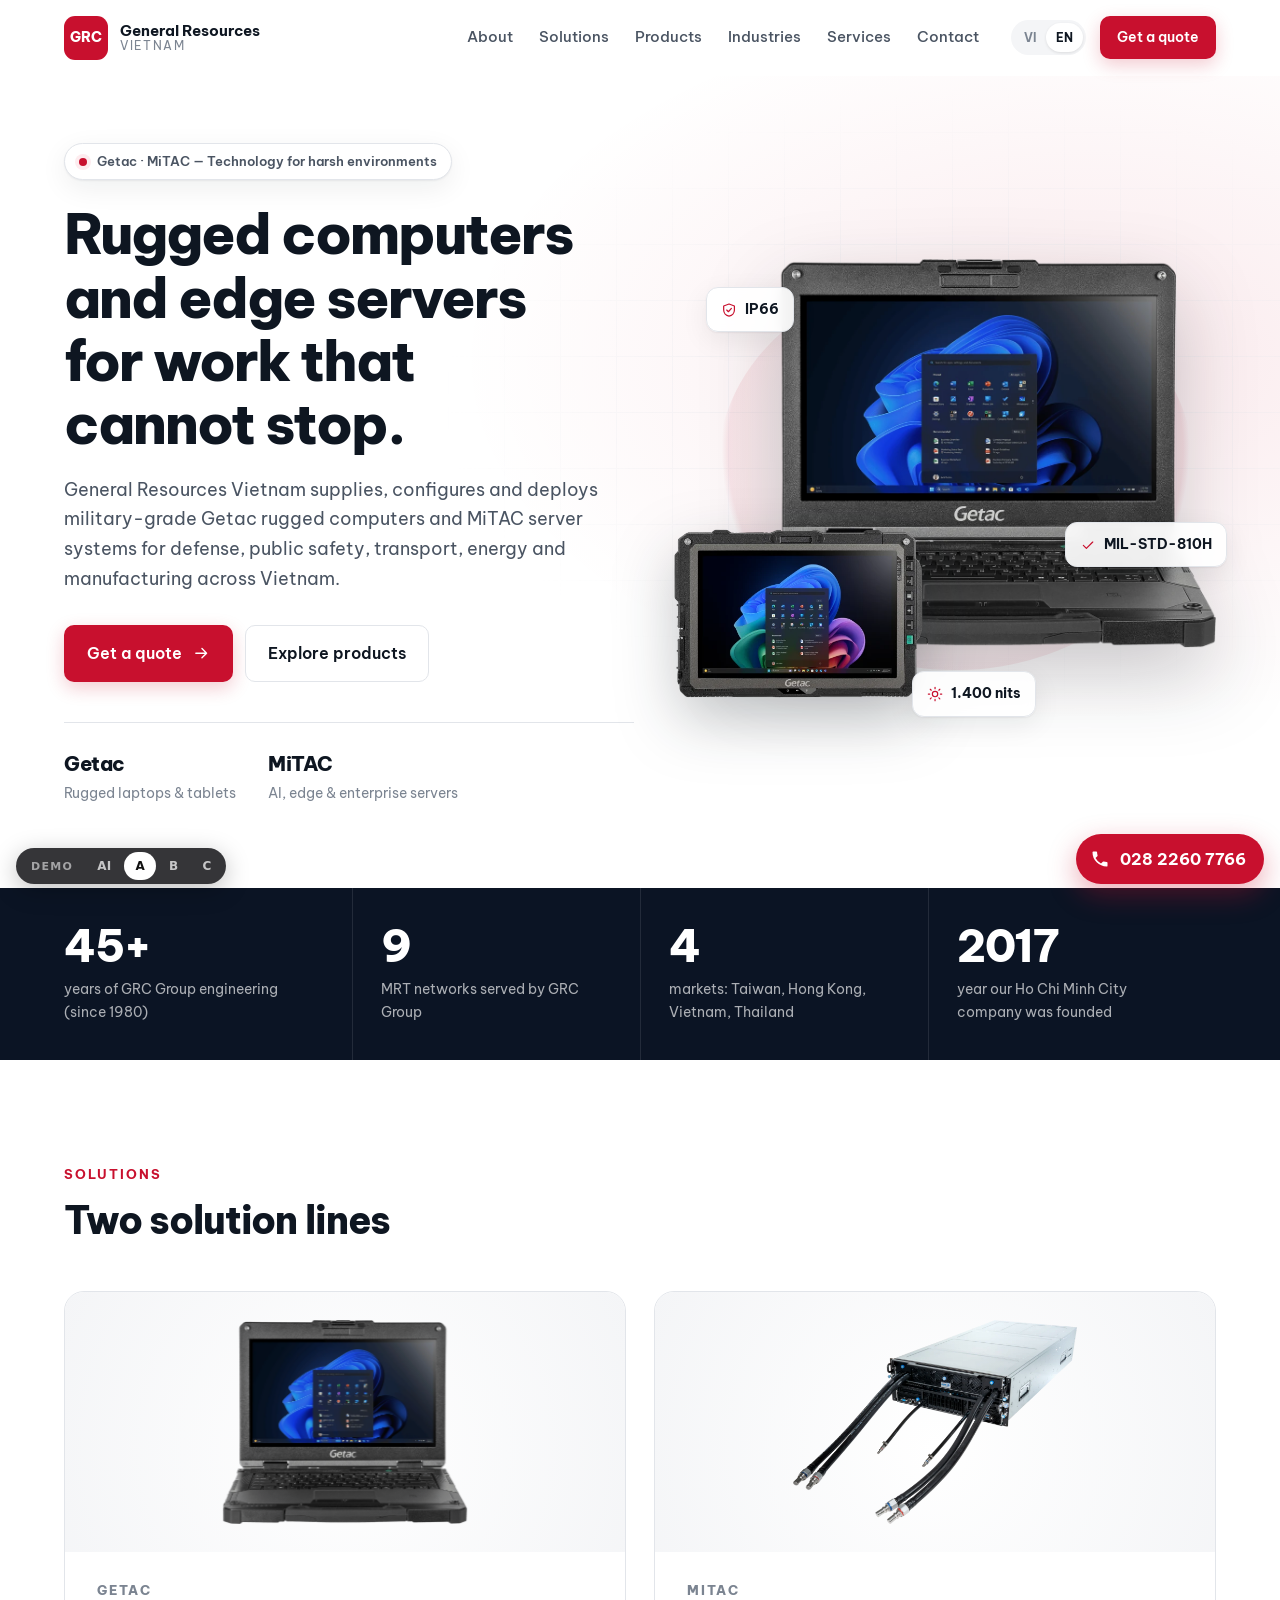
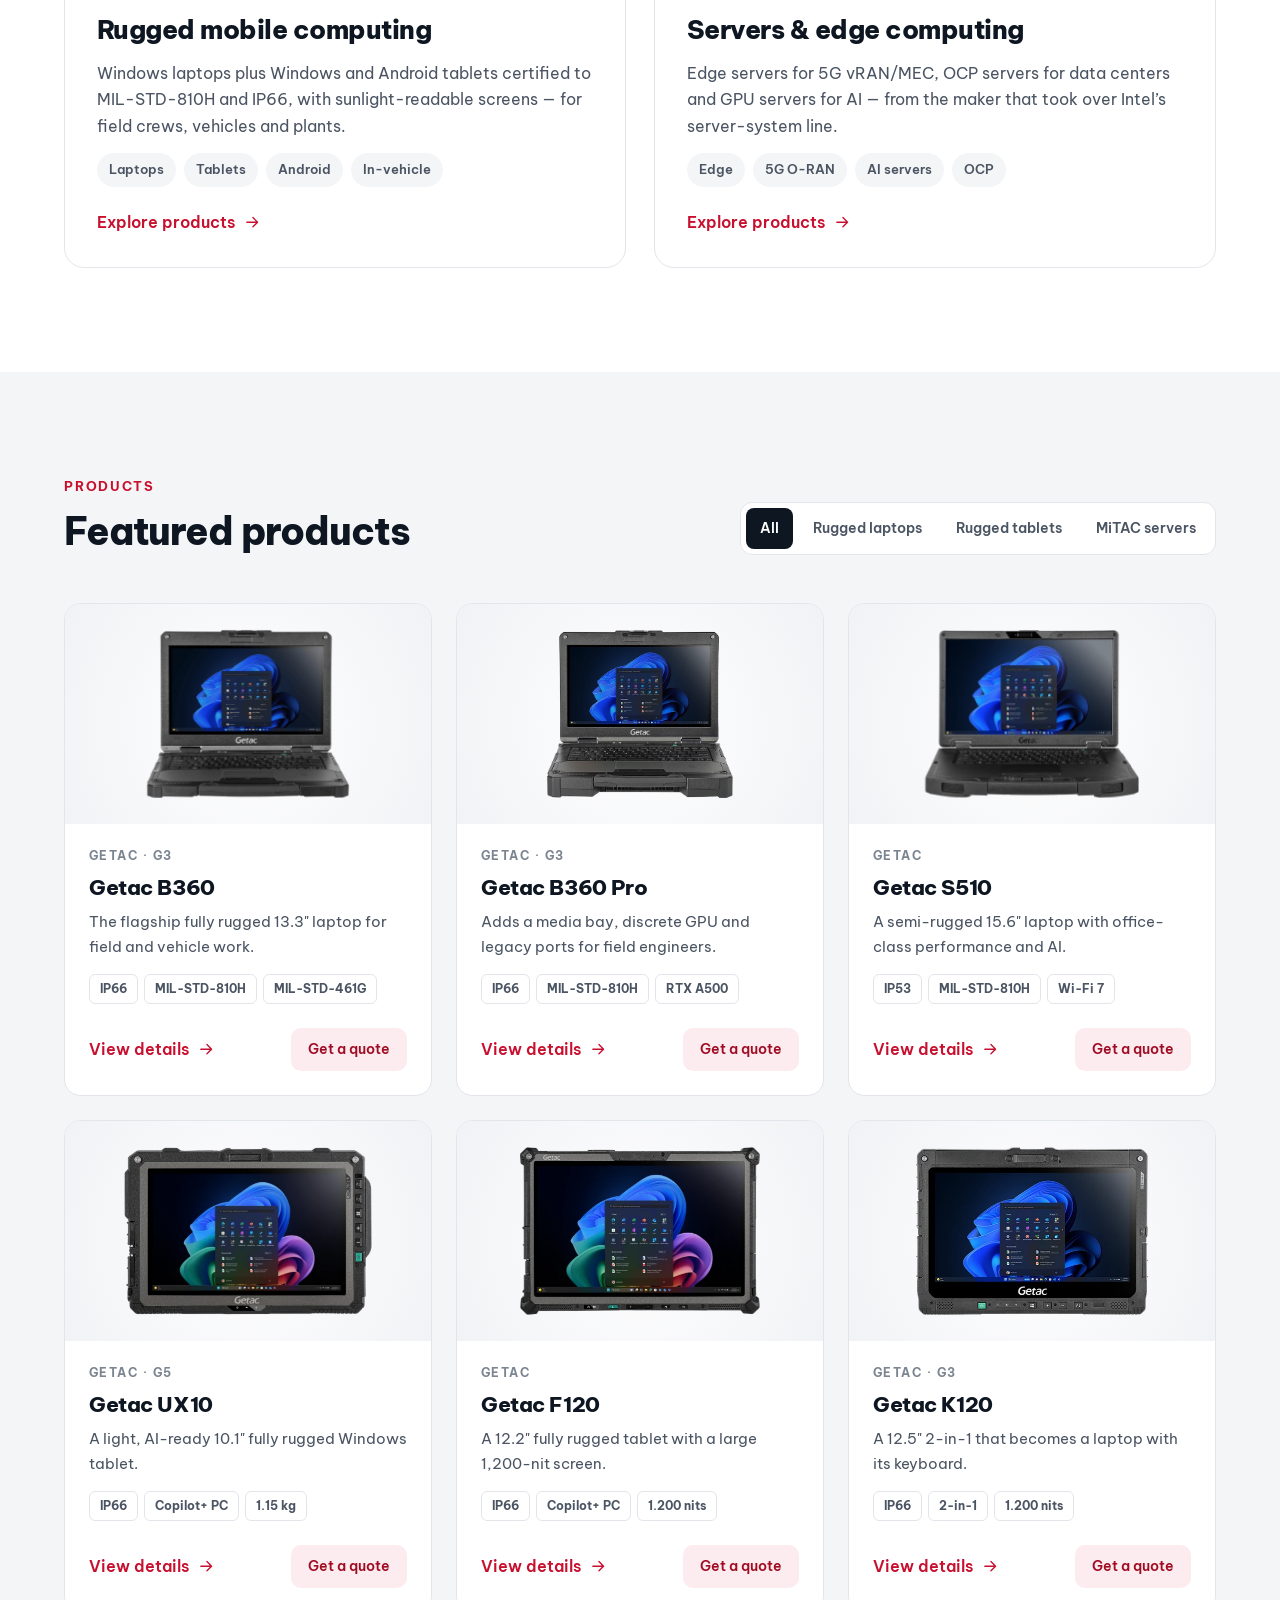
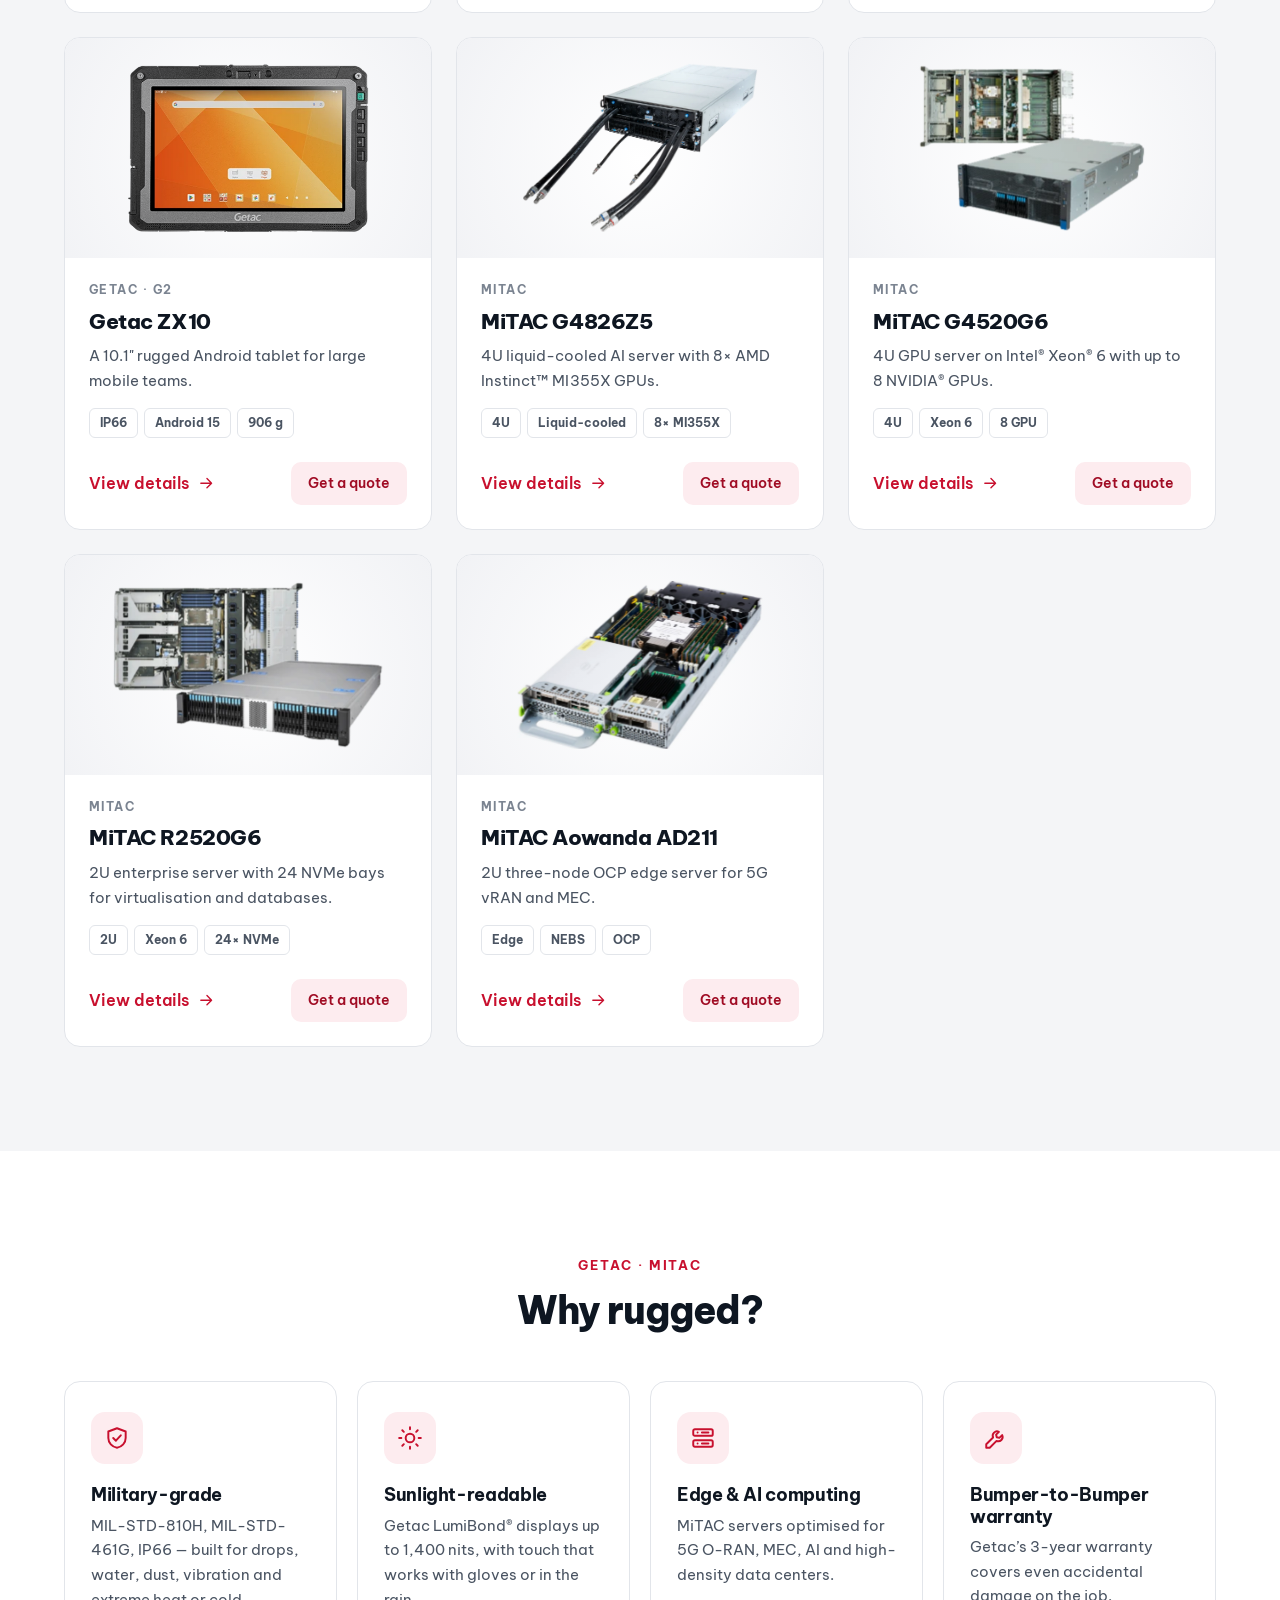
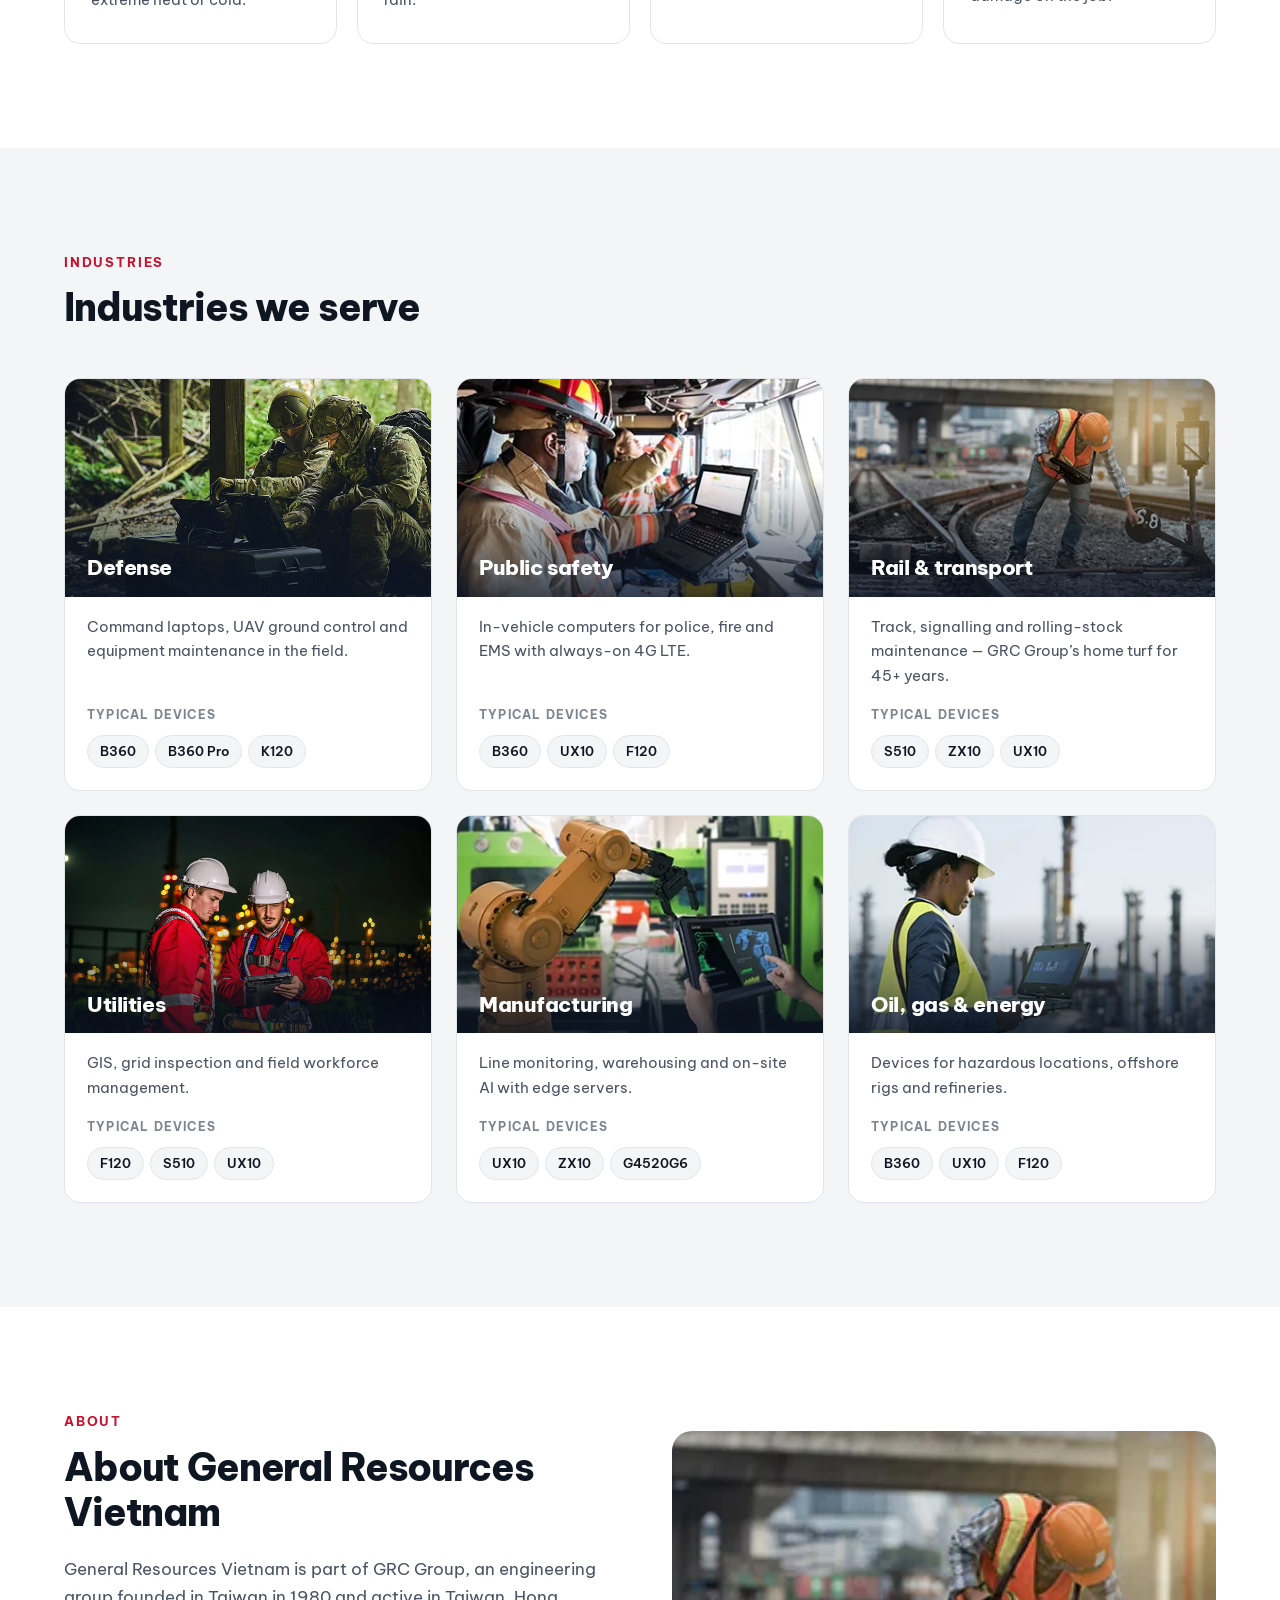
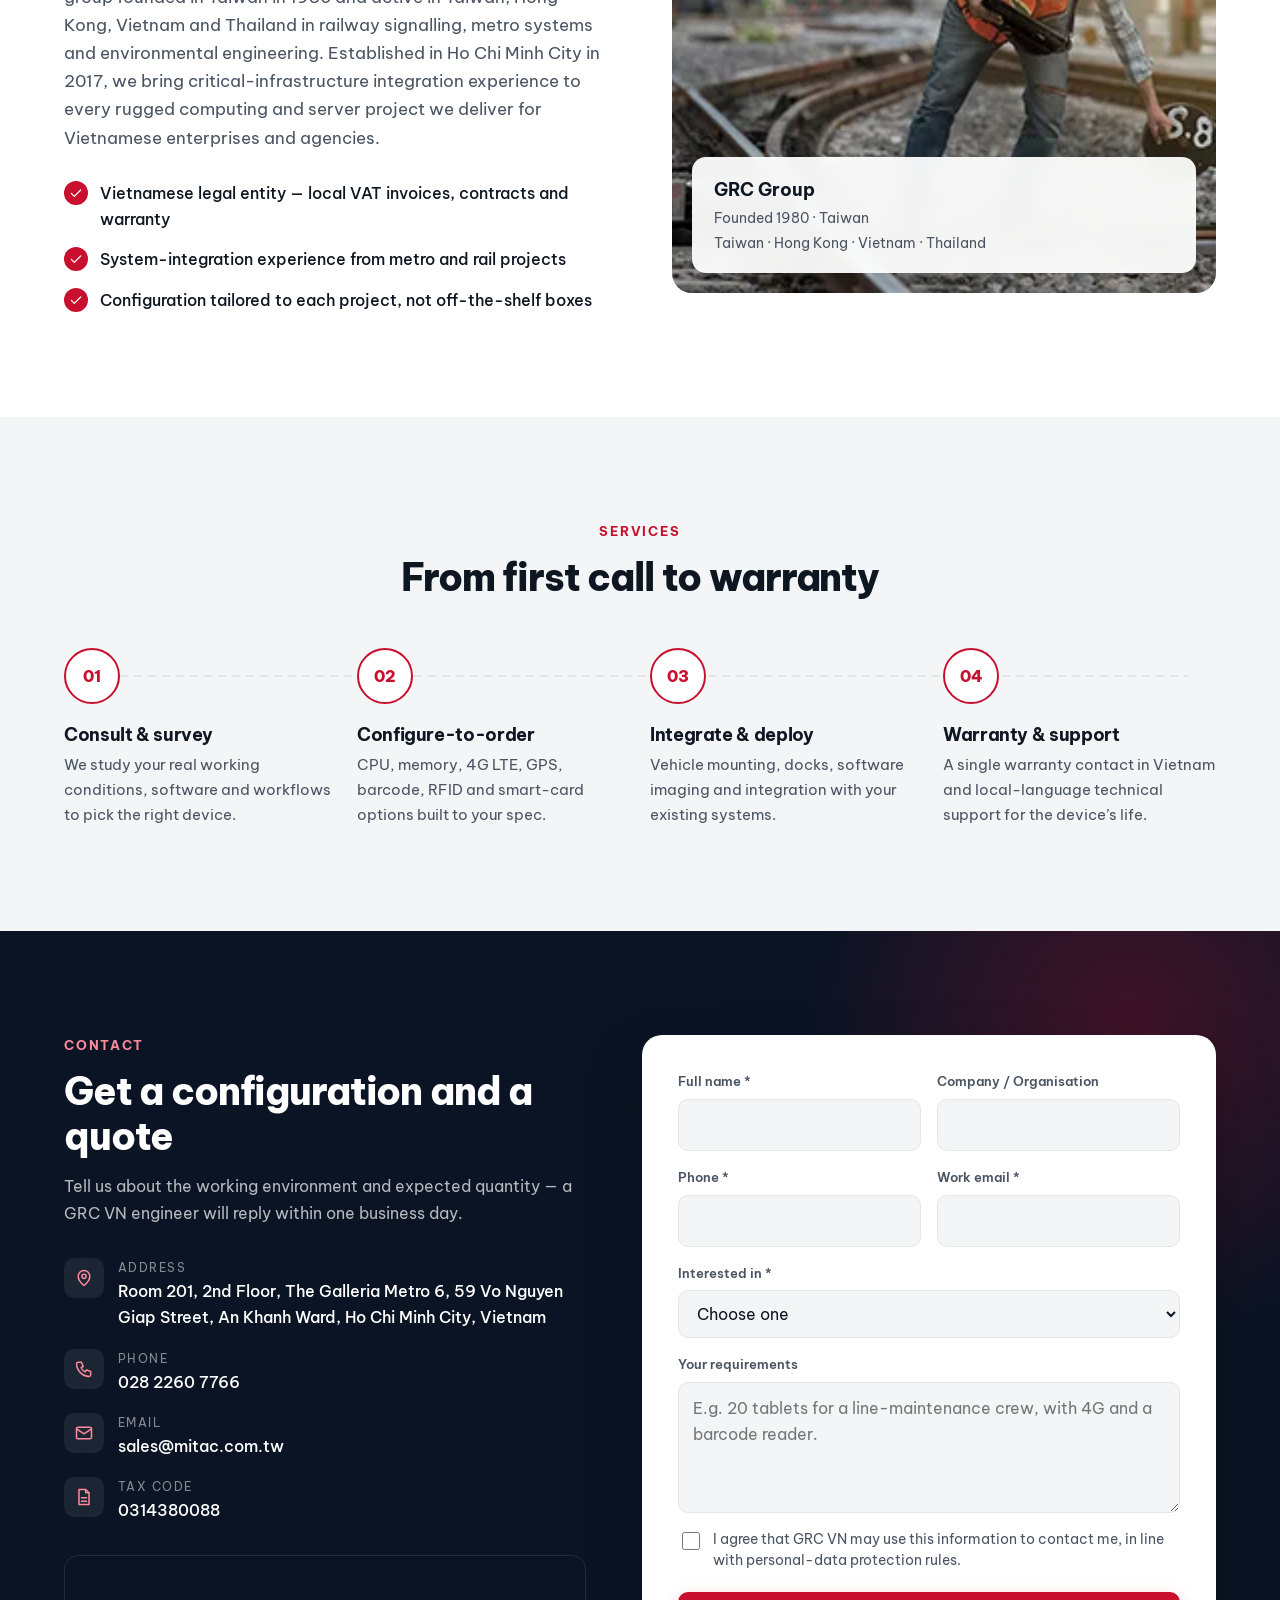
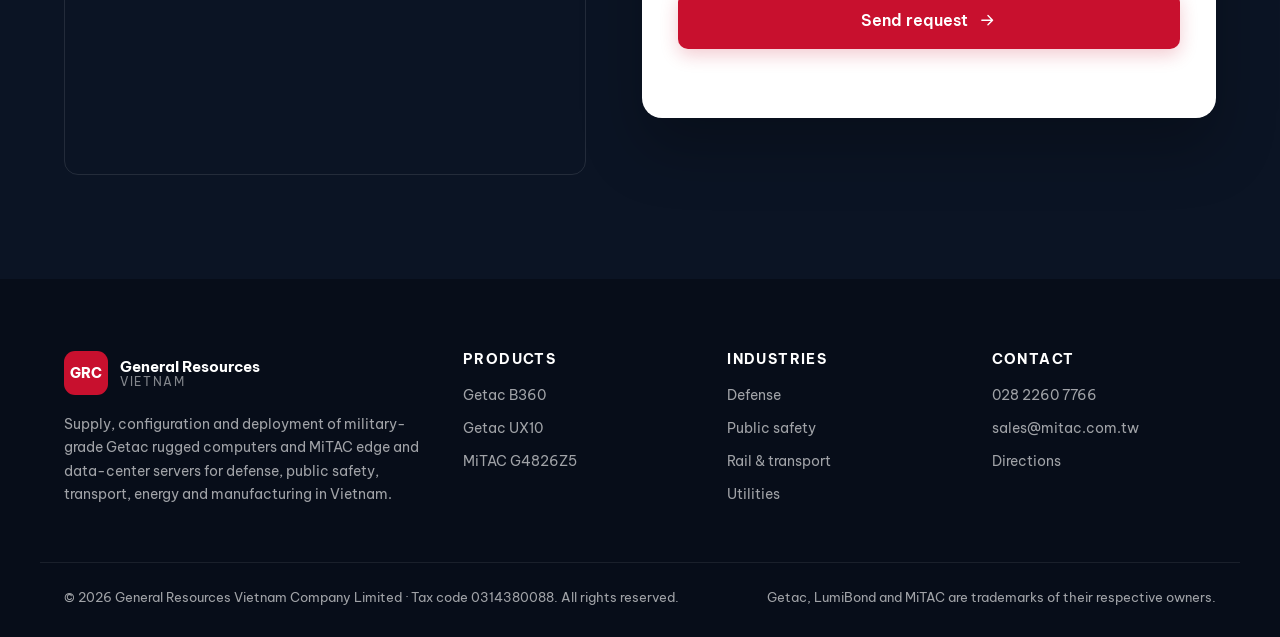
<file: v1/index.html>
<!doctype html>
<html lang="vi">
<head>
  <meta charset="utf-8">
  <meta name="viewport" content="width=device-width, initial-scale=1">
  <title>General Resources Vietnam | Máy tính siêu bền Getac &amp; Máy chủ MiTAC</title>
  <meta name="description" content="Cung cấp, cấu hình và triển khai máy tính siêu bền chuẩn quân sự Getac và máy chủ, điện toán biên MiTAC cho quốc phòng, an toàn công cộng, giao thông, năng lượng và sản xuất tại Việt Nam.">
  <meta name="robots" content="noindex, nofollow">
  <meta name="theme-color" content="#C8102E">
  <meta property="og:type" content="website">
  <meta property="og:title" content="General Resources Vietnam — Getac &amp; MiTAC">
  <meta property="og:description" content="Máy tính siêu bền chuẩn quân sự Getac và máy chủ MiTAC tại Việt Nam.">
  <meta property="og:image" content="https://grcvn.vxid.io/assets/og/v1.jpg">
  <link rel="icon" href="../assets/favicon.svg" type="image/svg+xml">
  <link rel="preconnect" href="https://fonts.googleapis.com">
  <link rel="preconnect" href="https://fonts.gstatic.com" crossorigin>
  <link href="https://fonts.googleapis.com/css2?family=Be+Vietnam+Pro:wght@400;500;600;700;800&display=swap" rel="stylesheet">
  <link rel="preload" as="image" href="../assets/img/products/getac-b360.webp">
  <link rel="stylesheet" href="../shared/base.css">
  <link rel="stylesheet" href="style.css">
</head>
<body>
  <div id="app"></div>
  <noscript><p style="padding:24px">General Resources Vietnam — 028 2260 7766 — Phòng 201, Tầng 2, The Galleria Metro 6, 59 Võ Nguyên Giáp, P. An Khánh, TP. Hồ Chí Minh.</p></noscript>
  <script src="../shared/content.js"></script>
  <script src="../shared/core.js"></script>
  <script src="app.js"></script>
</body>
</html>
</file>
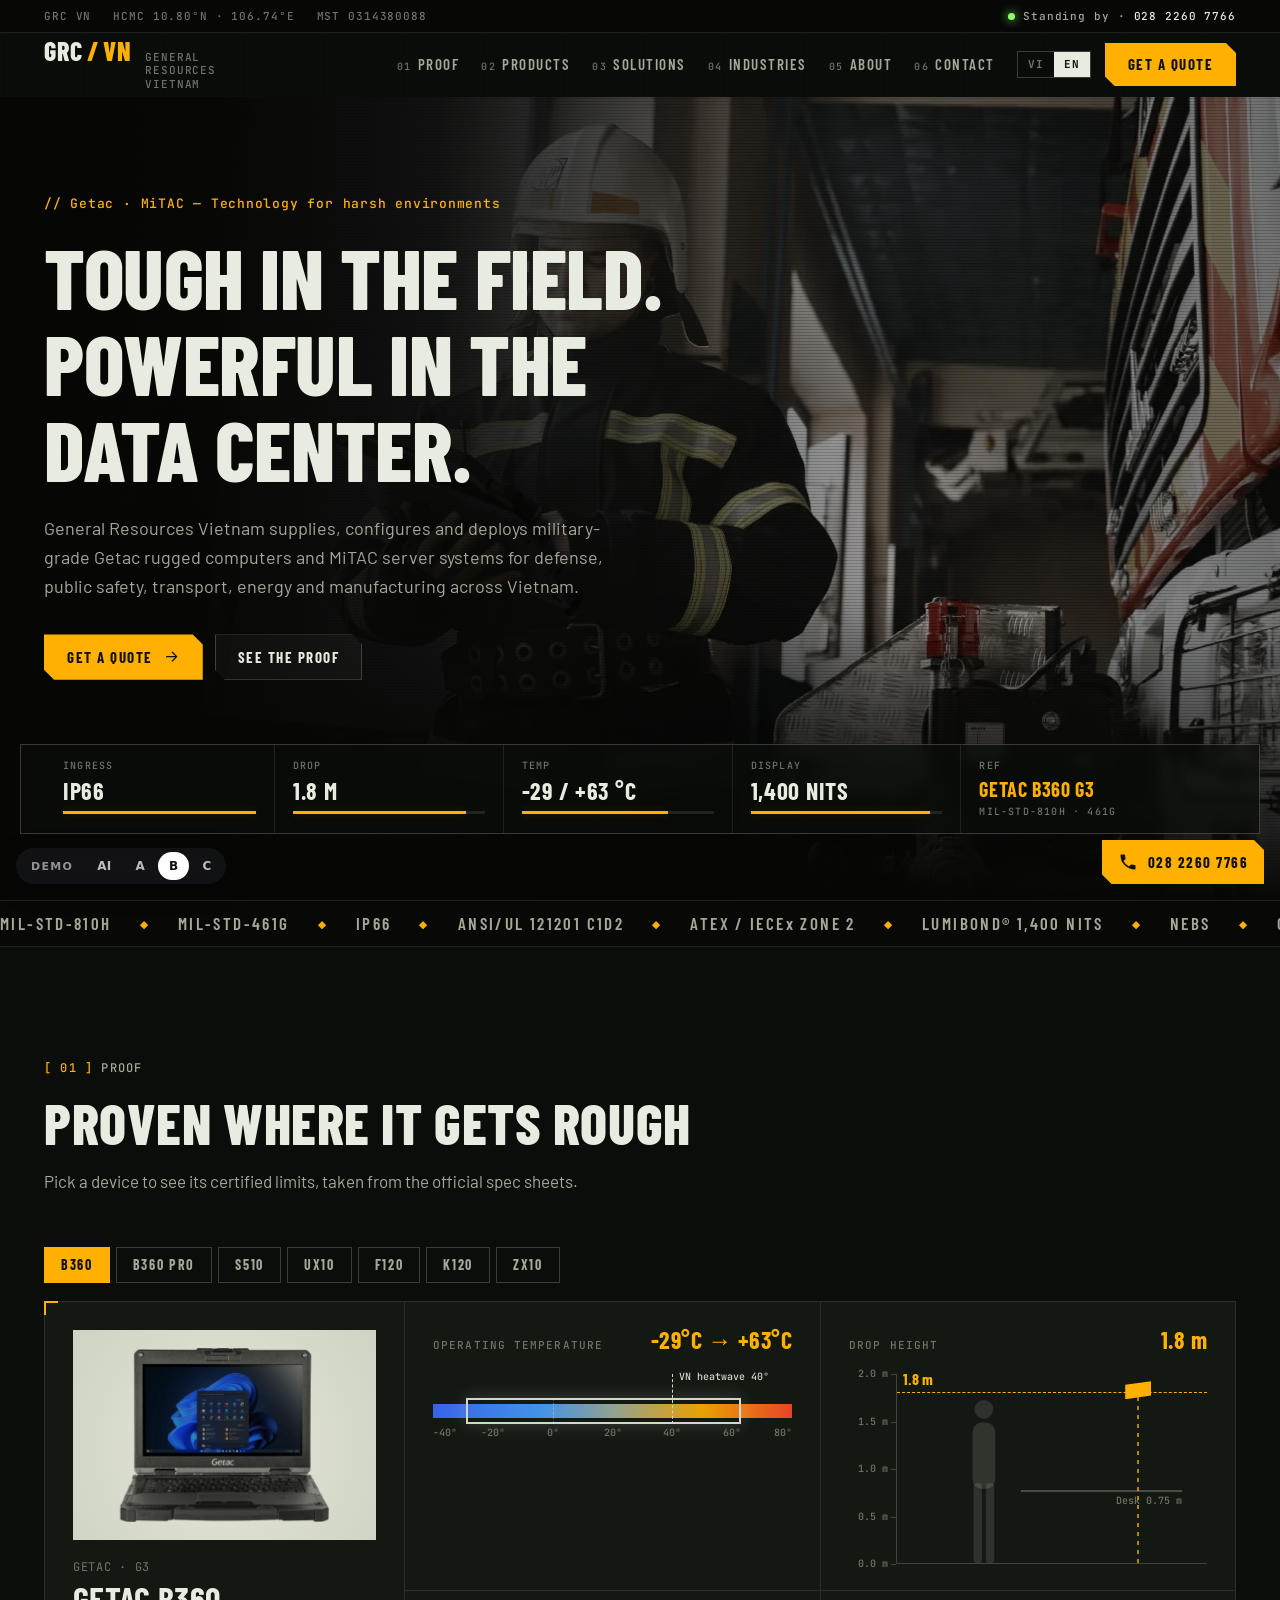
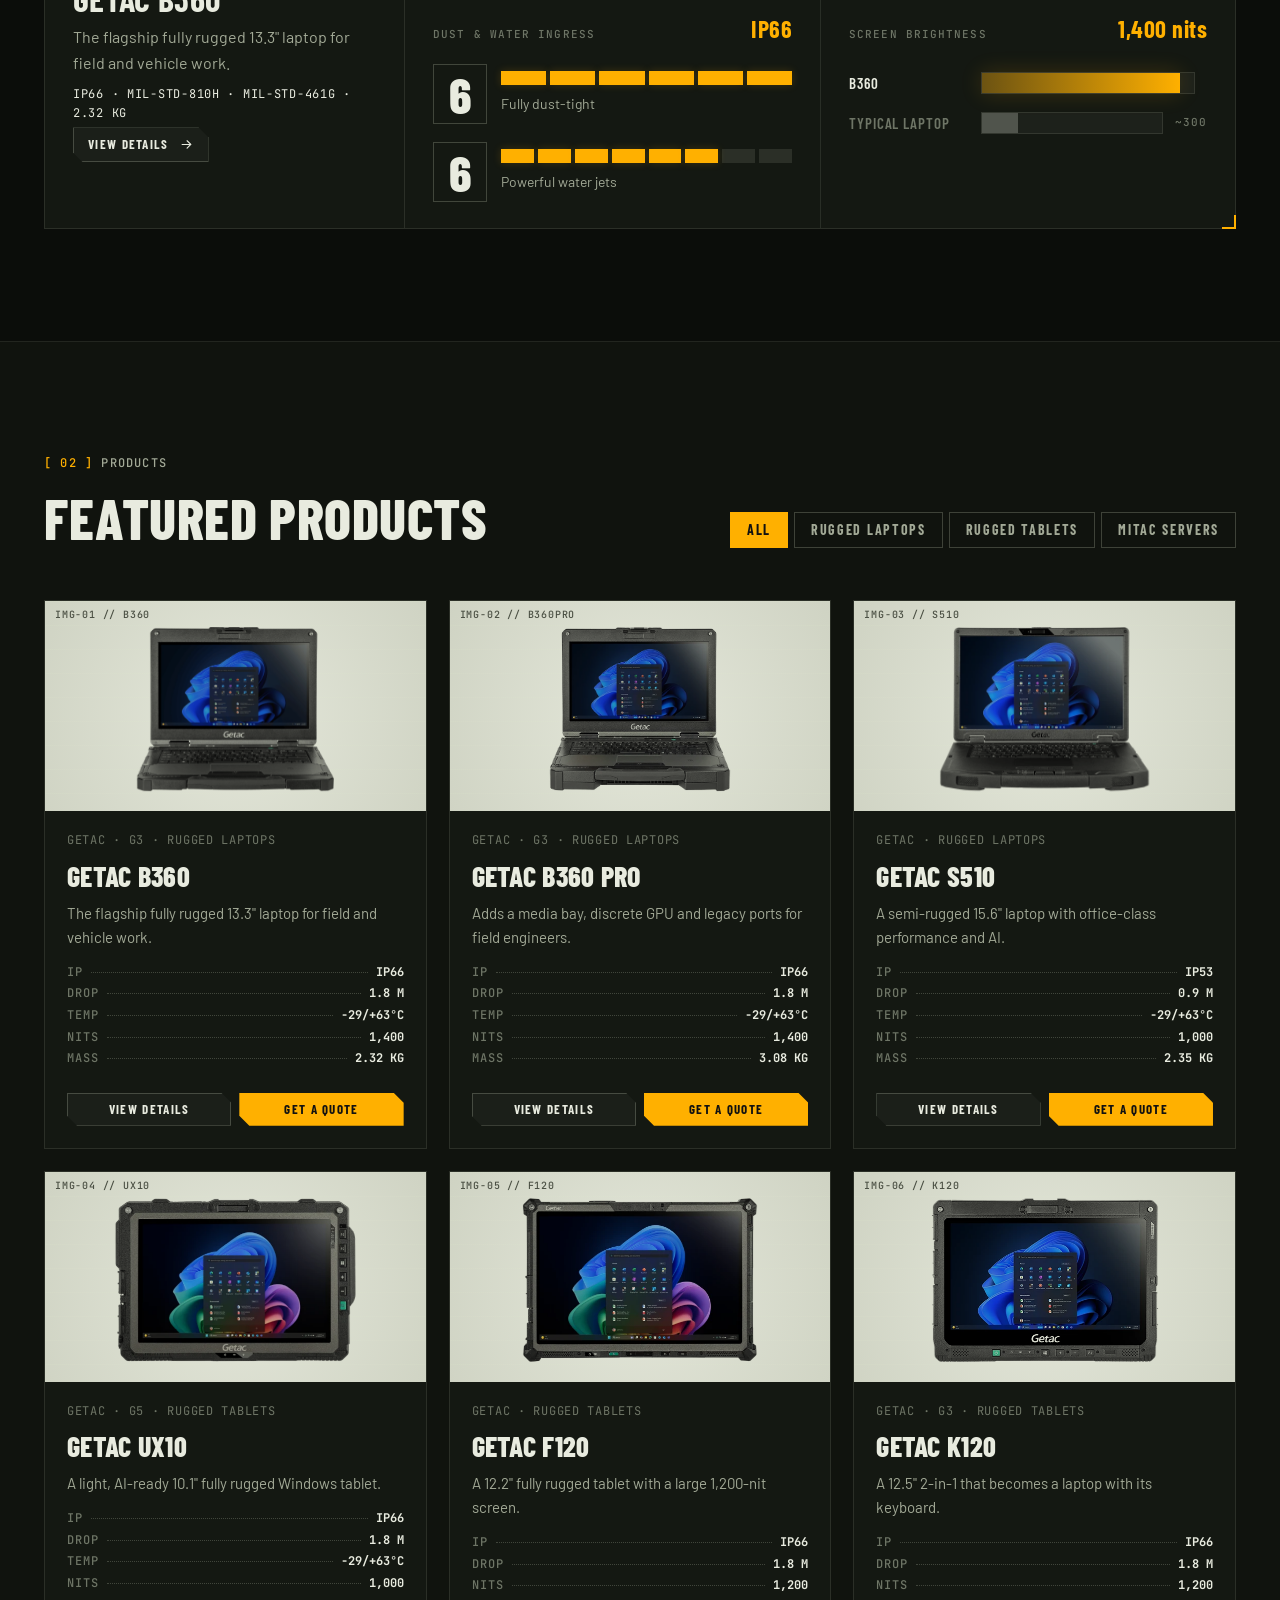
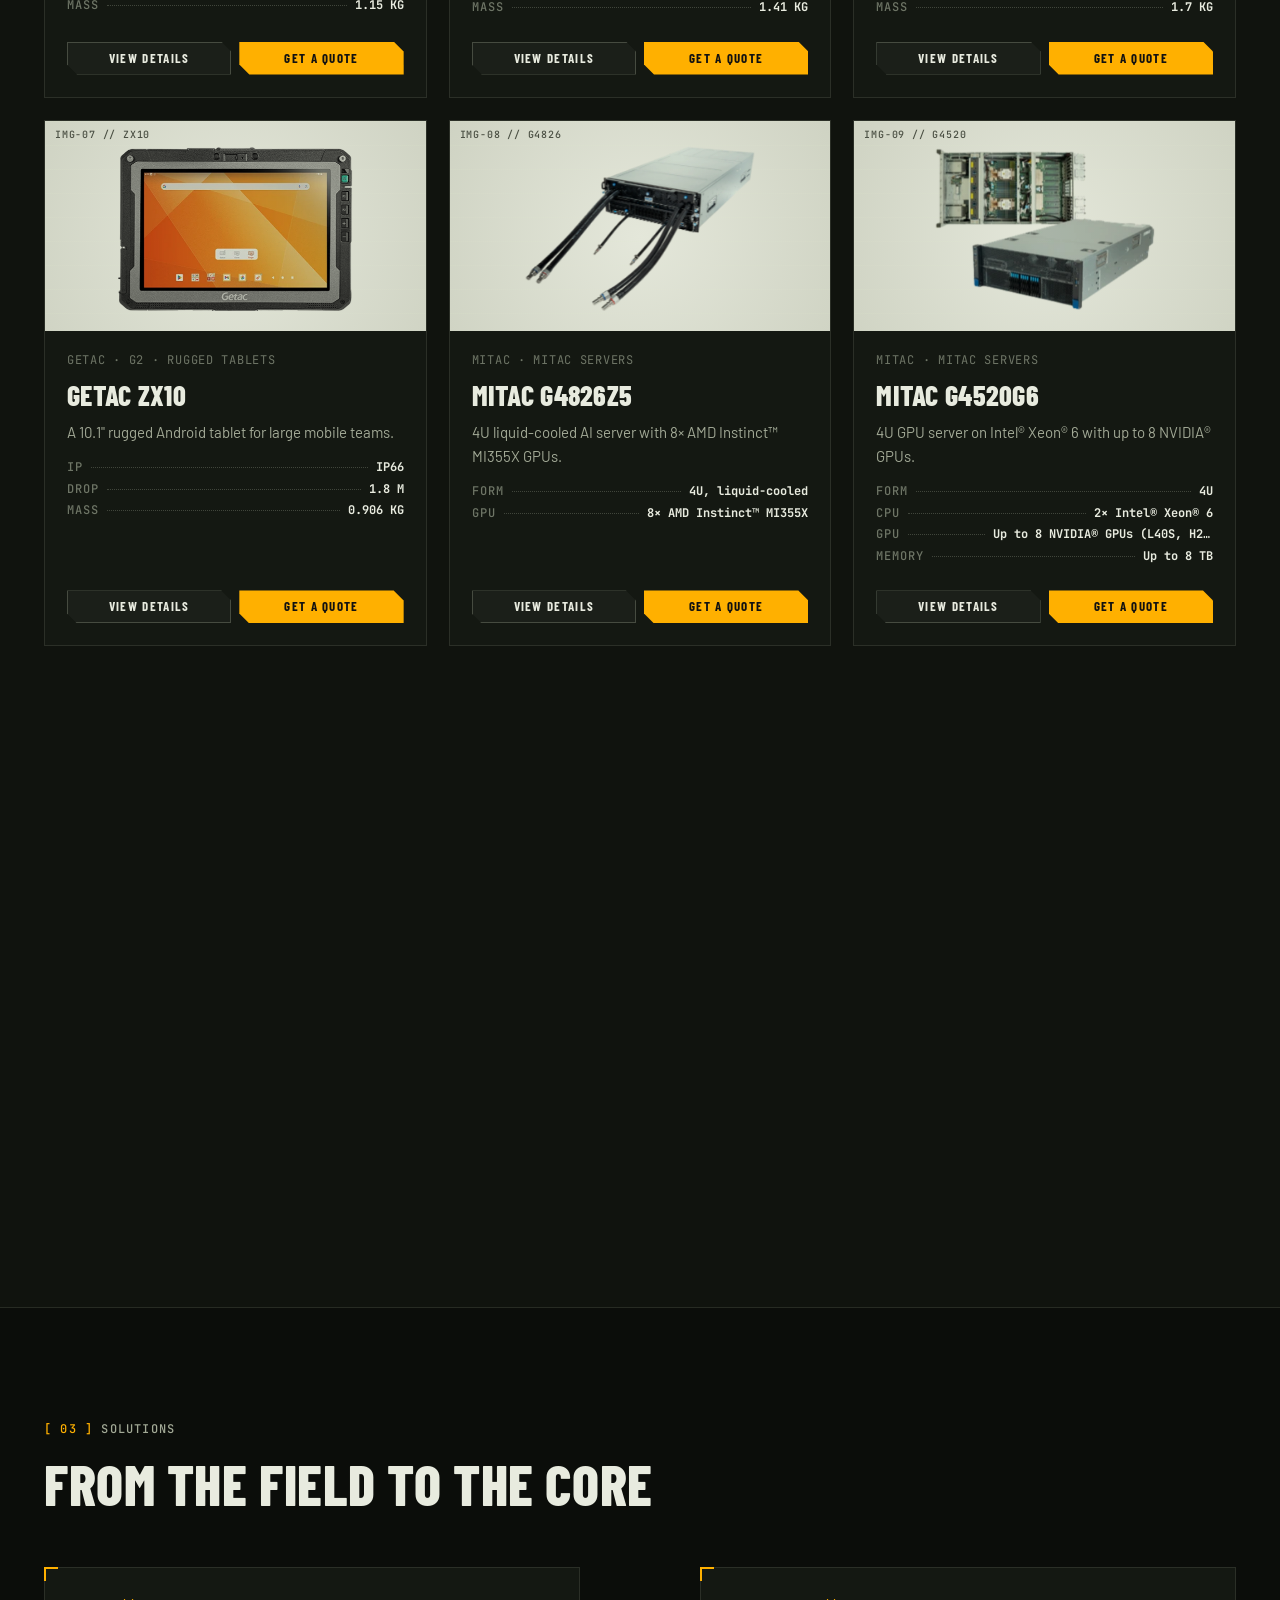
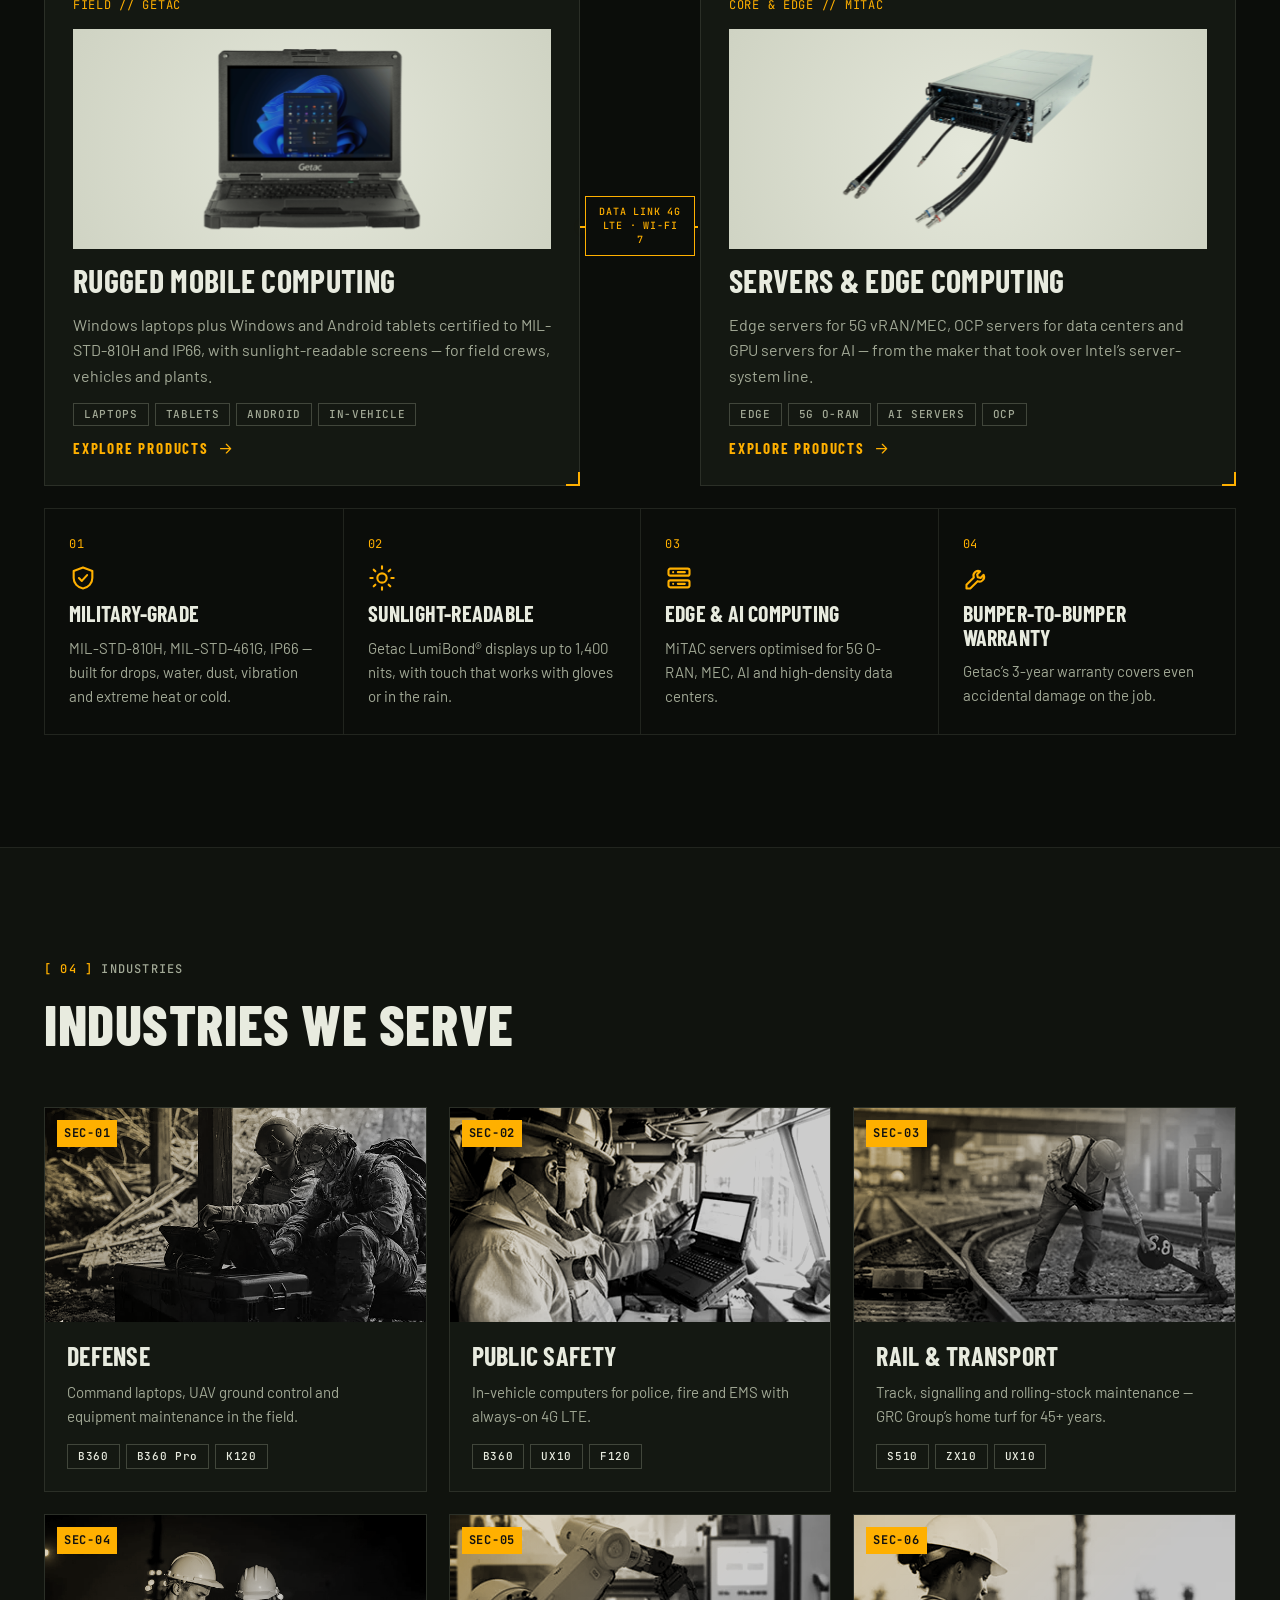
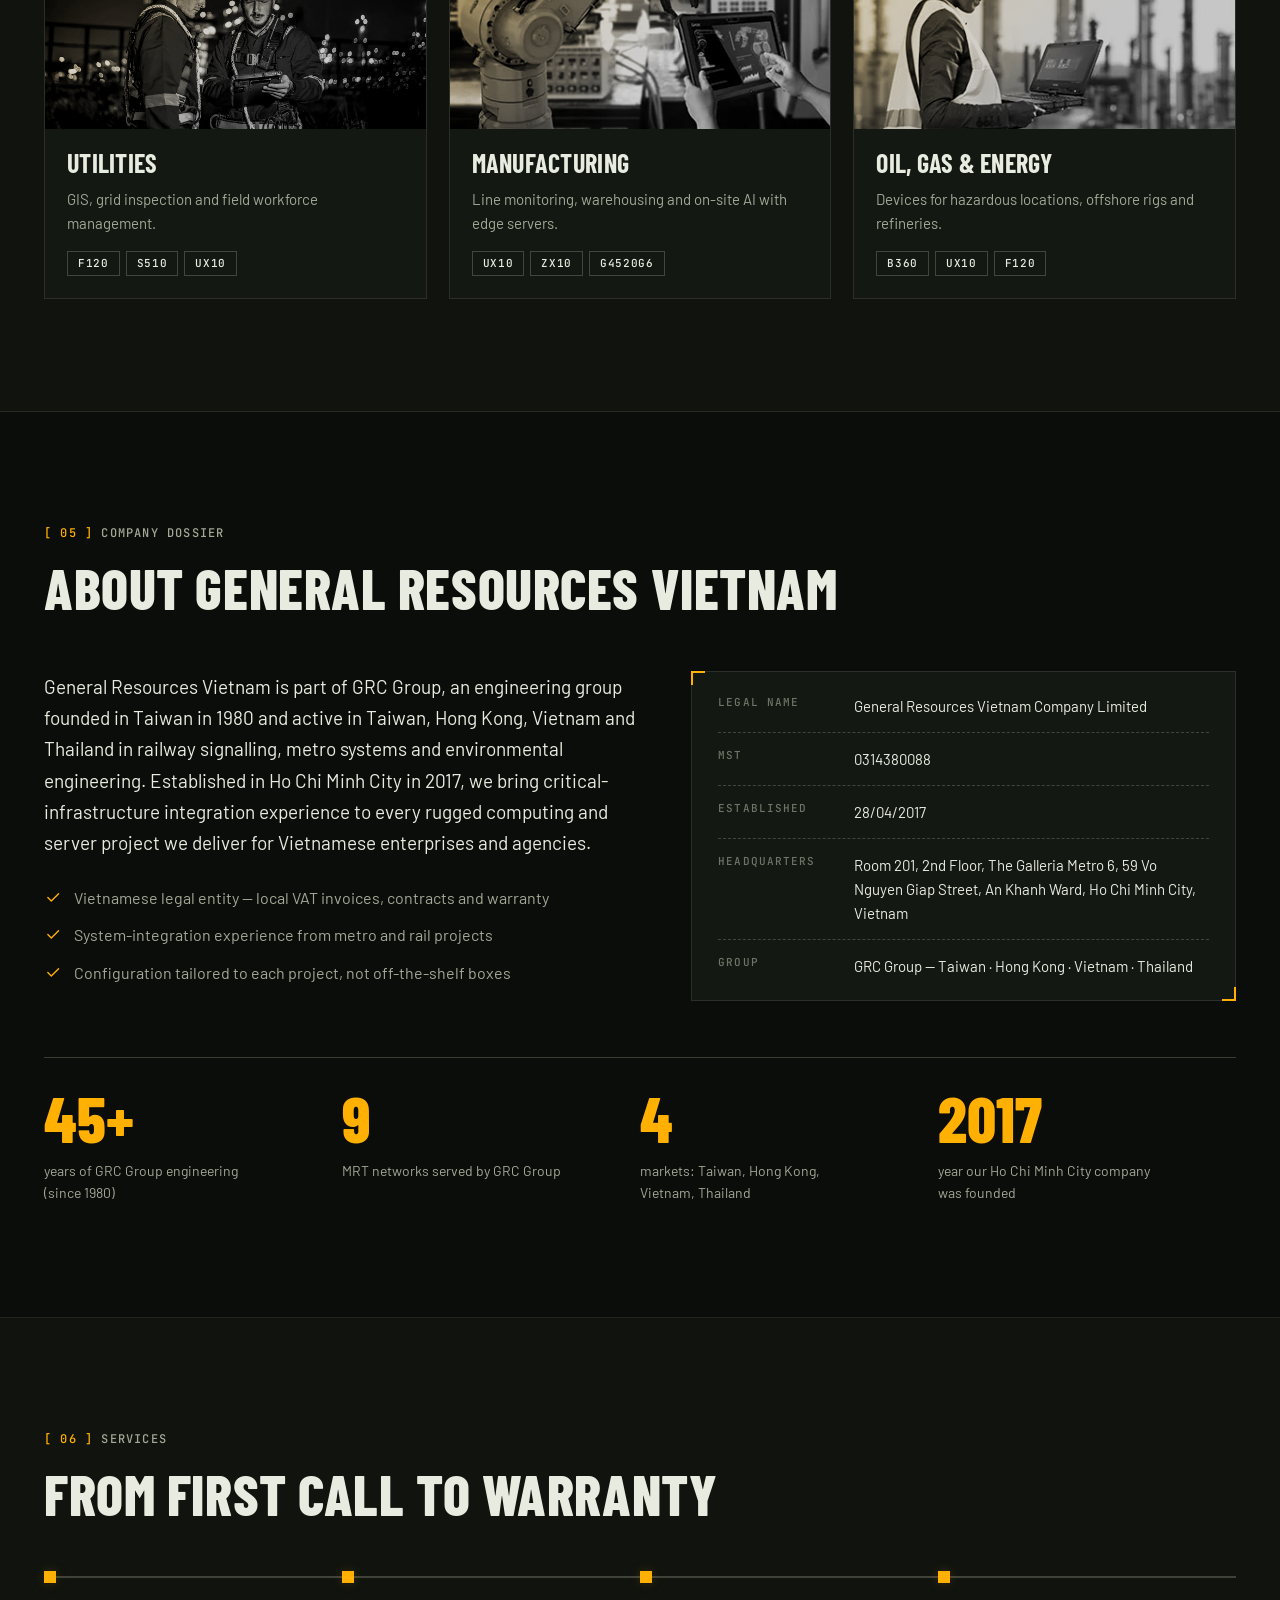
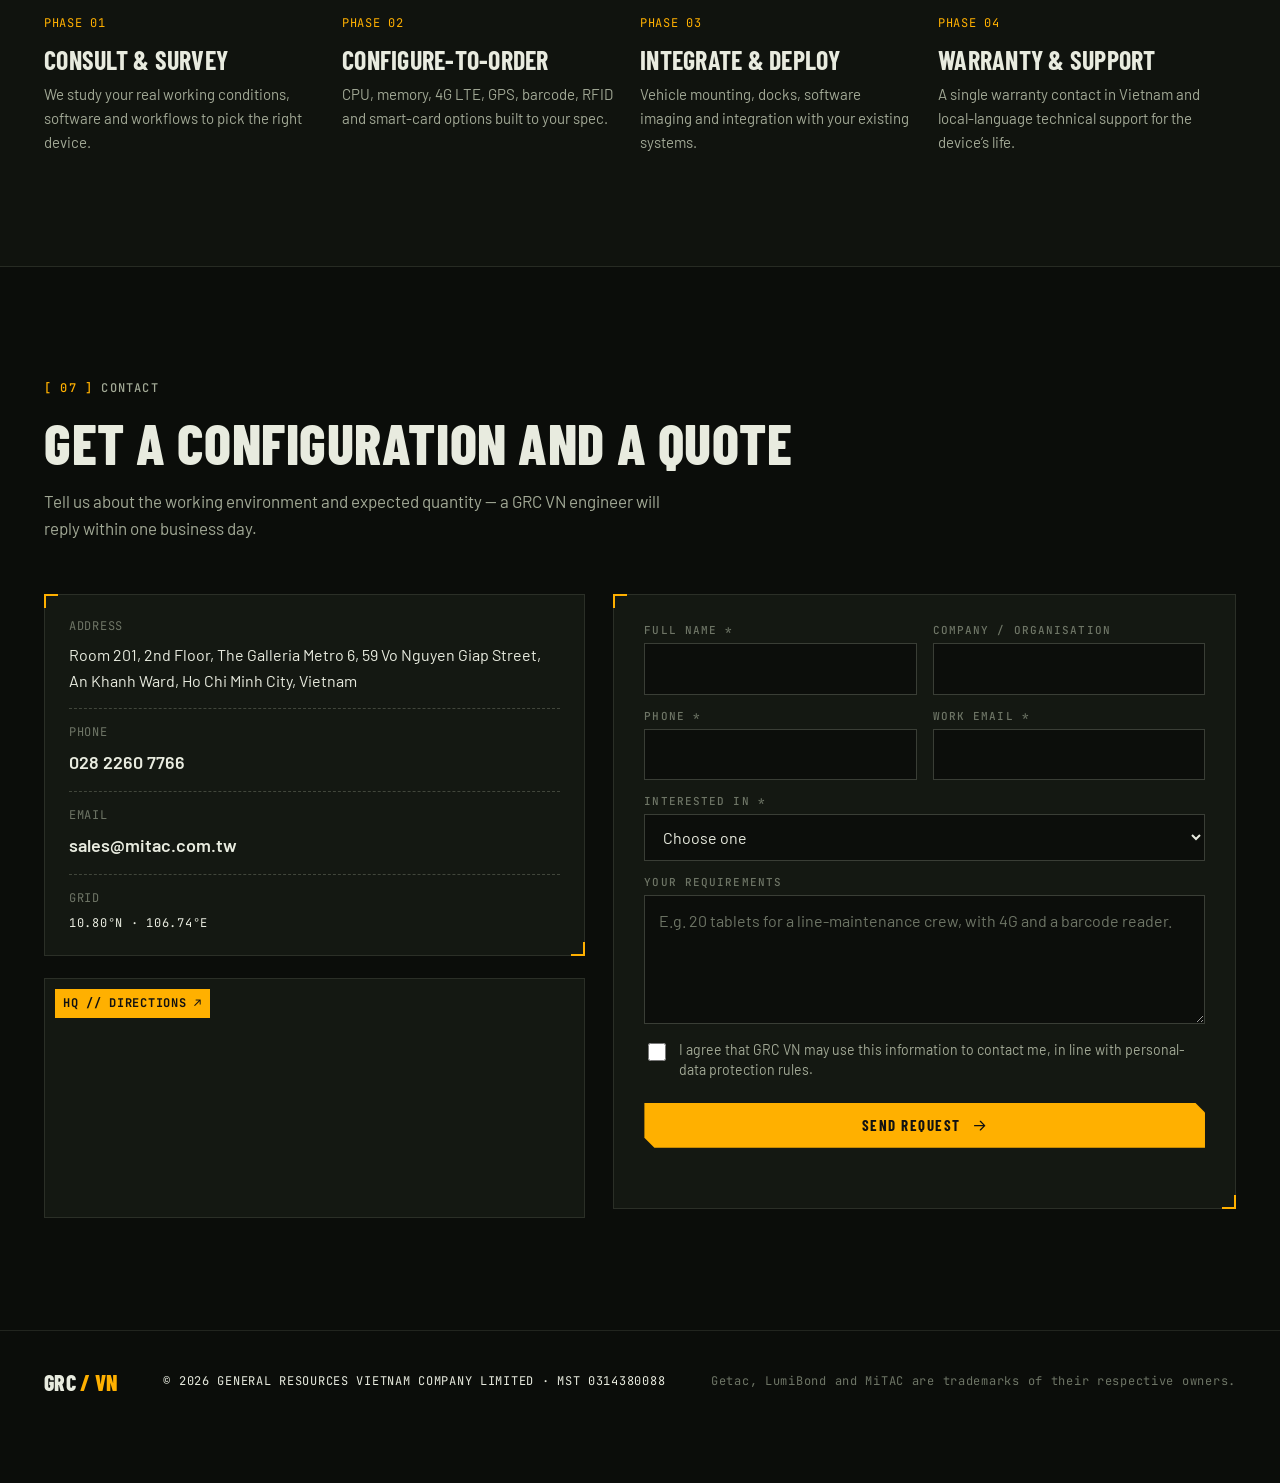
<file: v2/index.html>
<!doctype html>
<html lang="vi">
<head>
  <meta charset="utf-8">
  <meta name="viewport" content="width=device-width, initial-scale=1">
  <title>General Resources Vietnam | Máy tính siêu bền Getac &amp; Máy chủ MiTAC</title>
  <meta name="description" content="Cung cấp, cấu hình và triển khai máy tính siêu bền chuẩn quân sự Getac và máy chủ, điện toán biên MiTAC cho quốc phòng, an toàn công cộng, giao thông, năng lượng và sản xuất tại Việt Nam.">
  <meta name="robots" content="noindex, nofollow">
  <meta name="theme-color" content="#0b0d0a">
  <meta property="og:type" content="website">
  <meta property="og:title" content="General Resources Vietnam — Getac &amp; MiTAC">
  <meta property="og:description" content="Máy tính siêu bền chuẩn quân sự Getac và máy chủ MiTAC tại Việt Nam.">
  <meta property="og:image" content="https://grcvn.vxid.io/assets/og/v2.jpg">
  <link rel="icon" href="../assets/favicon.svg" type="image/svg+xml">
  <link rel="preconnect" href="https://fonts.googleapis.com">
  <link rel="preconnect" href="https://fonts.gstatic.com" crossorigin>
  <link href="https://fonts.googleapis.com/css2?family=Barlow+Condensed:wght@600;700;800&family=Barlow:wght@400;500;600&family=JetBrains+Mono:wght@400;500;700&display=swap" rel="stylesheet">
  <link rel="preload" as="image" href="../assets/img/industries/hero-fire.webp">
  <link rel="stylesheet" href="../shared/base.css">
  <link rel="stylesheet" href="style.css">
</head>
<body>
  <div id="app"></div>
  <noscript><p style="padding:24px;color:#fff">General Resources Vietnam — 028 2260 7766 — Phòng 201, Tầng 2, The Galleria Metro 6, 59 Võ Nguyên Giáp, P. An Khánh, TP. Hồ Chí Minh.</p></noscript>
  <script src="../shared/content.js"></script>
  <script src="../shared/core.js"></script>
  <script src="app.js"></script>
</body>
</html>
</file>
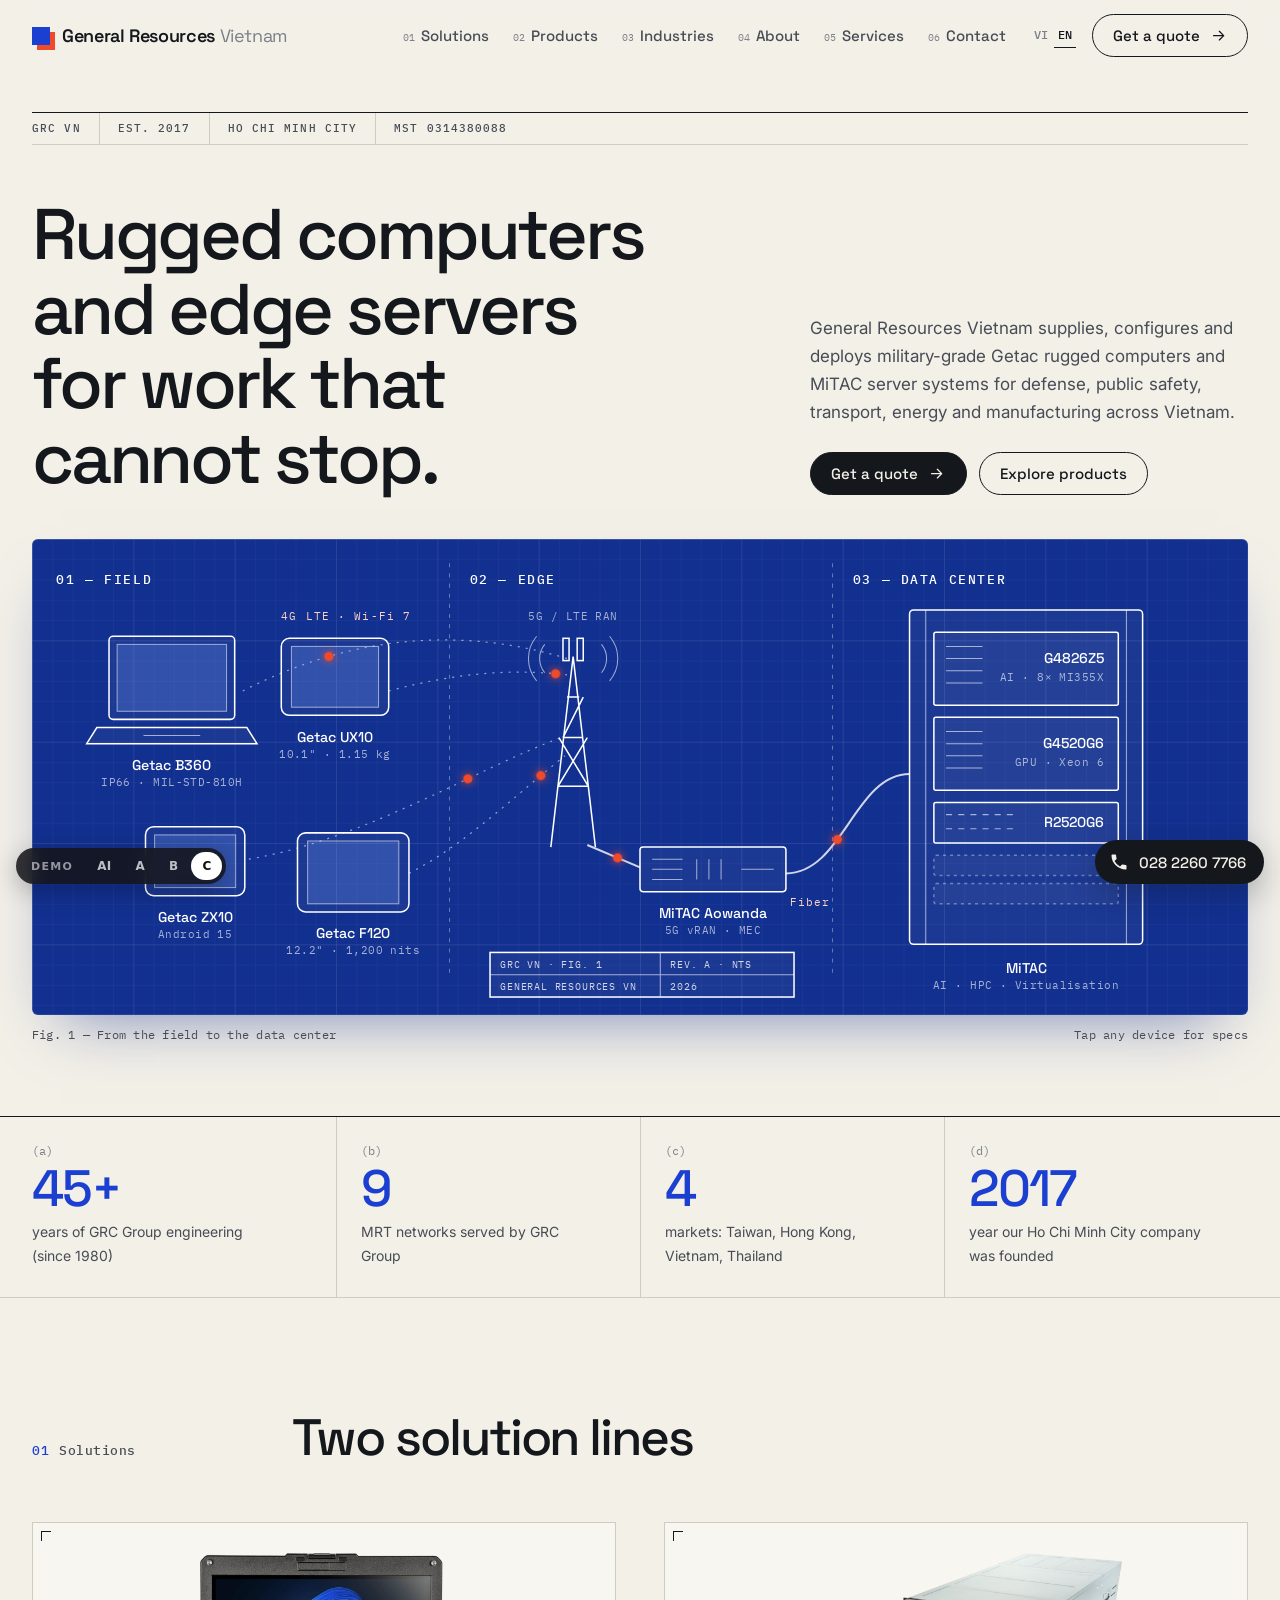
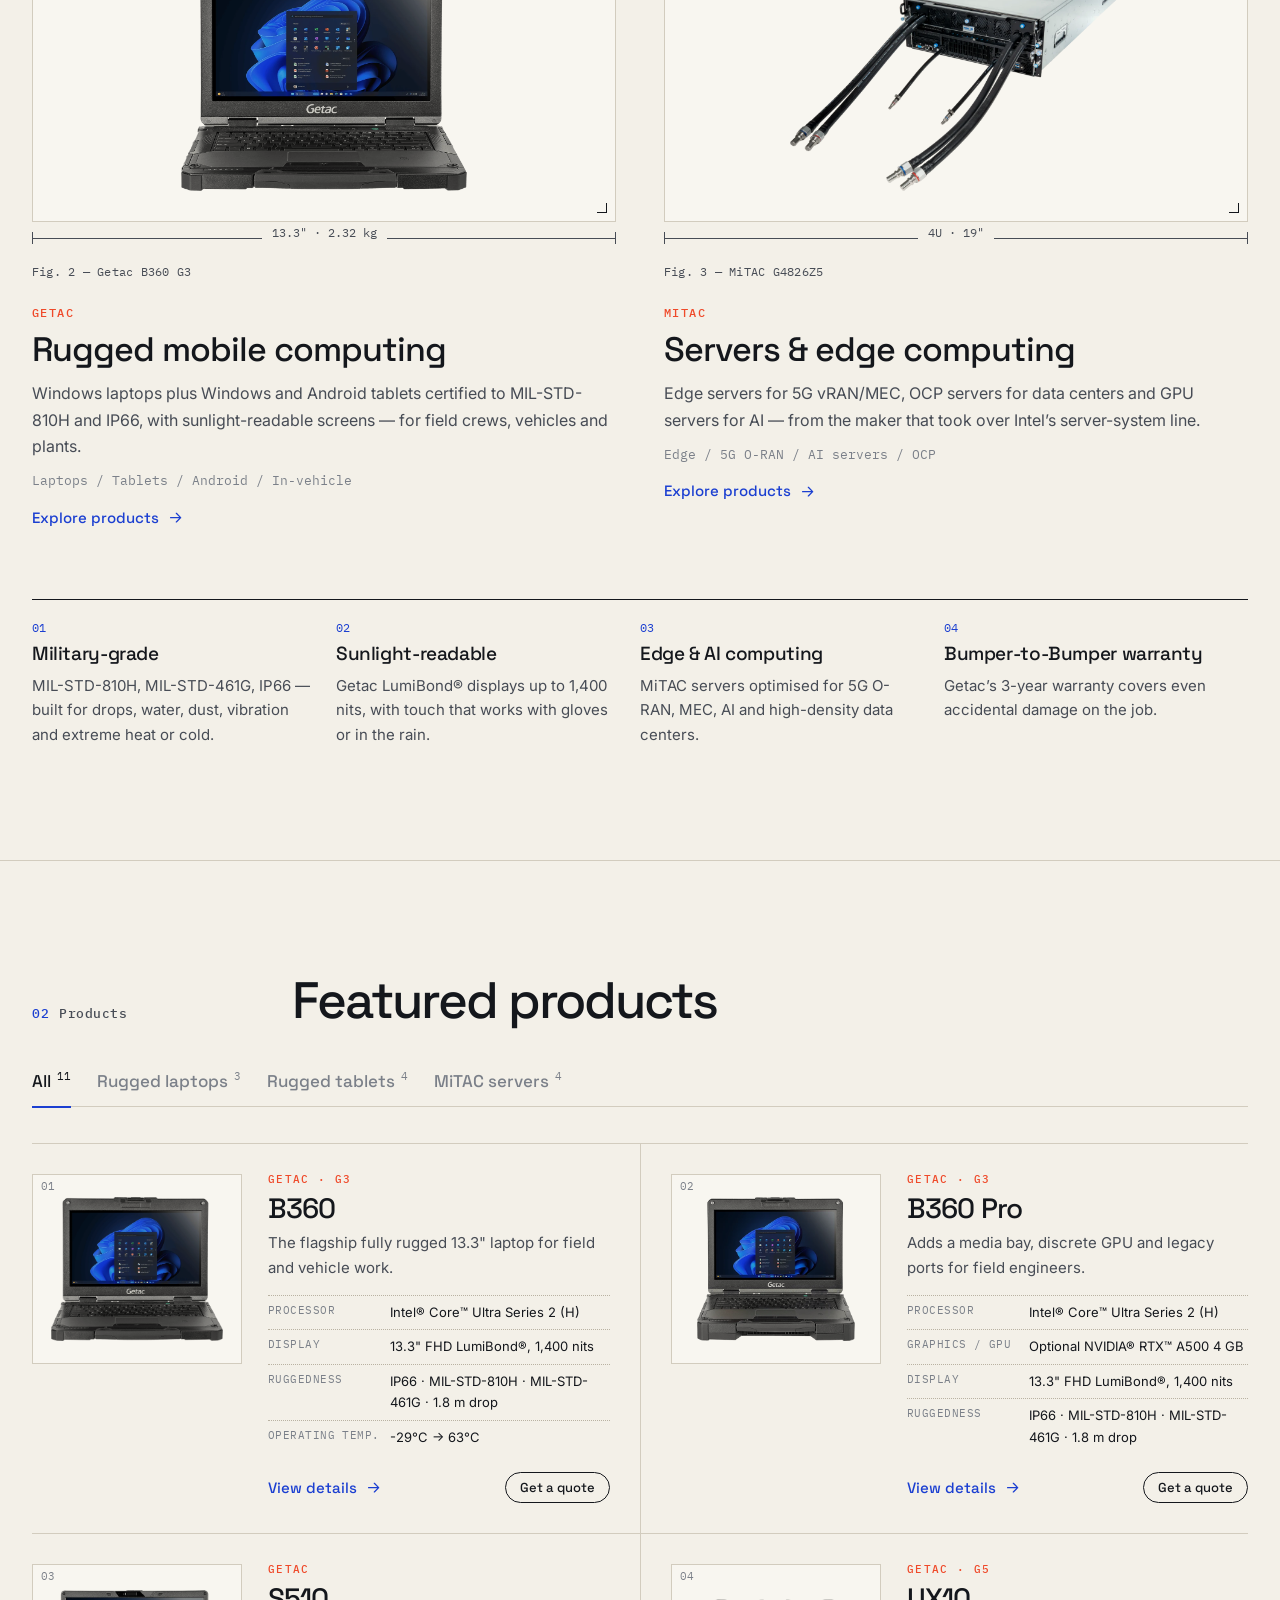
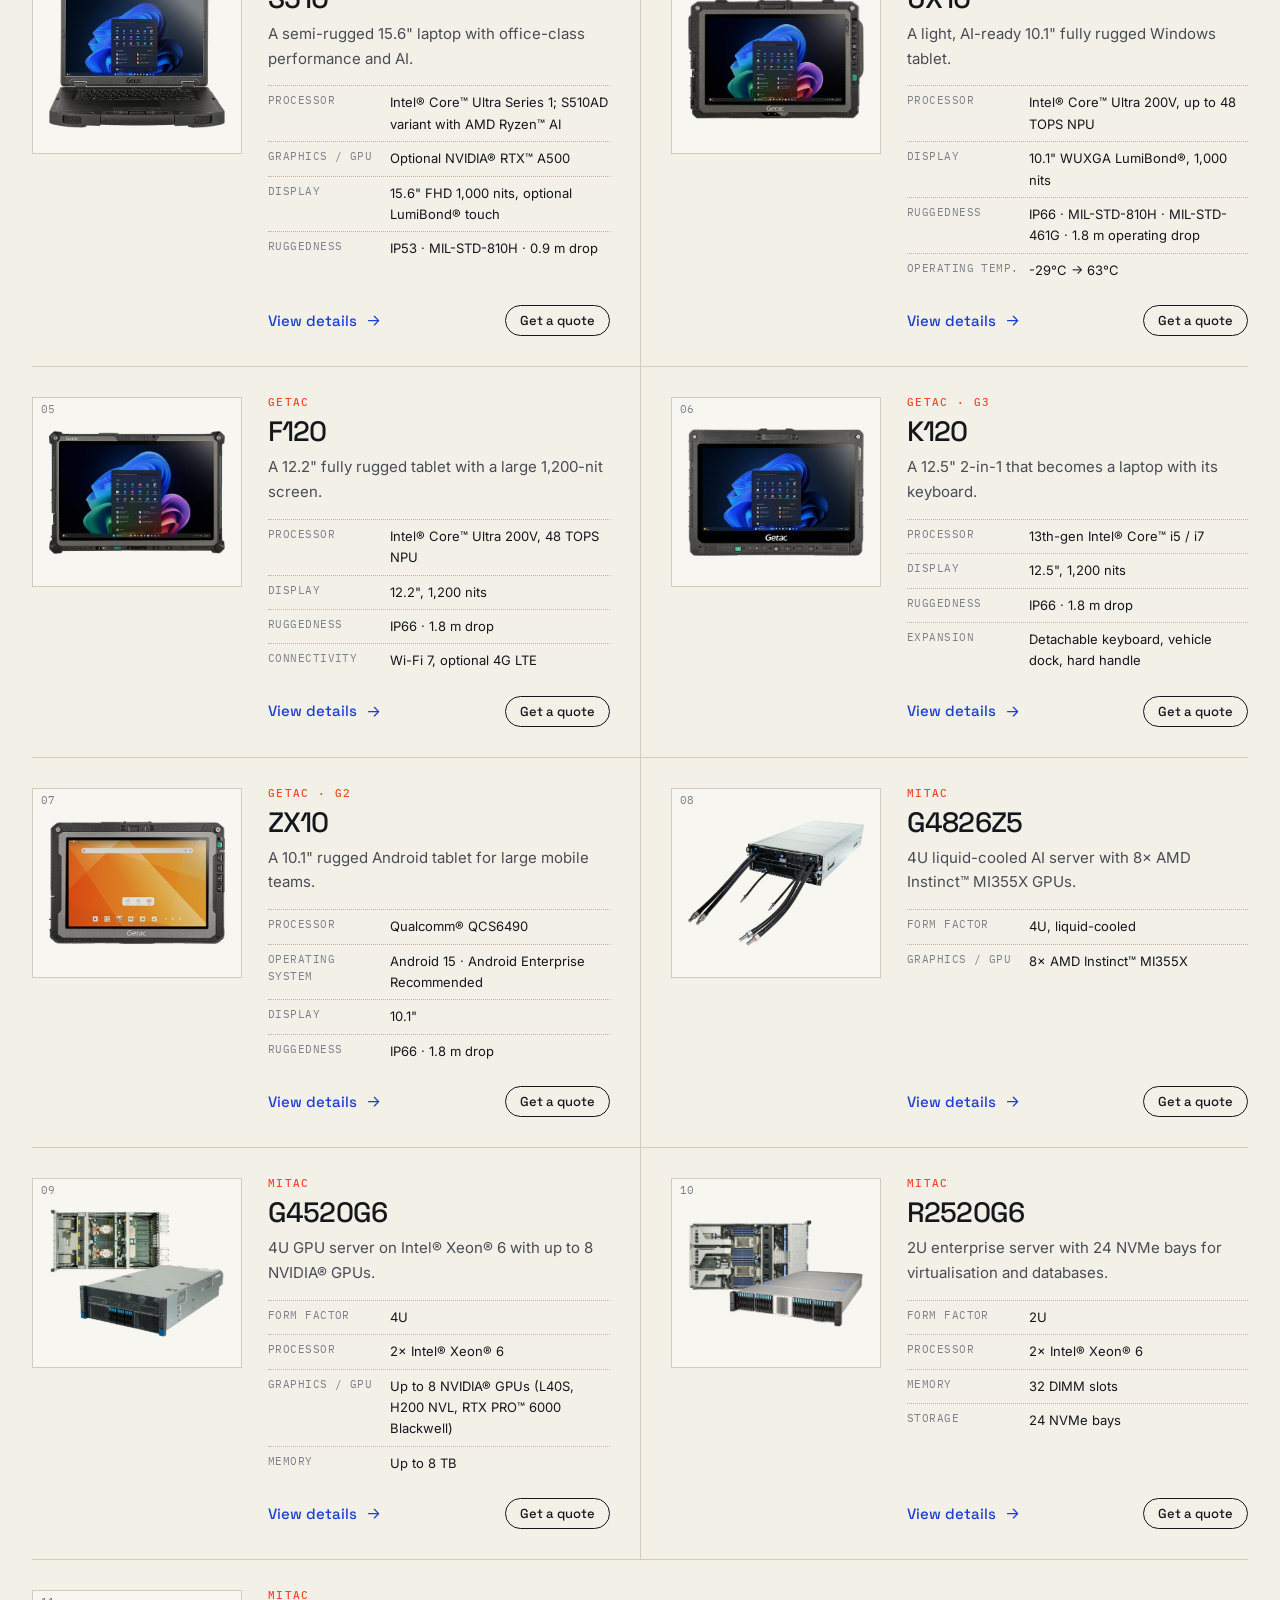
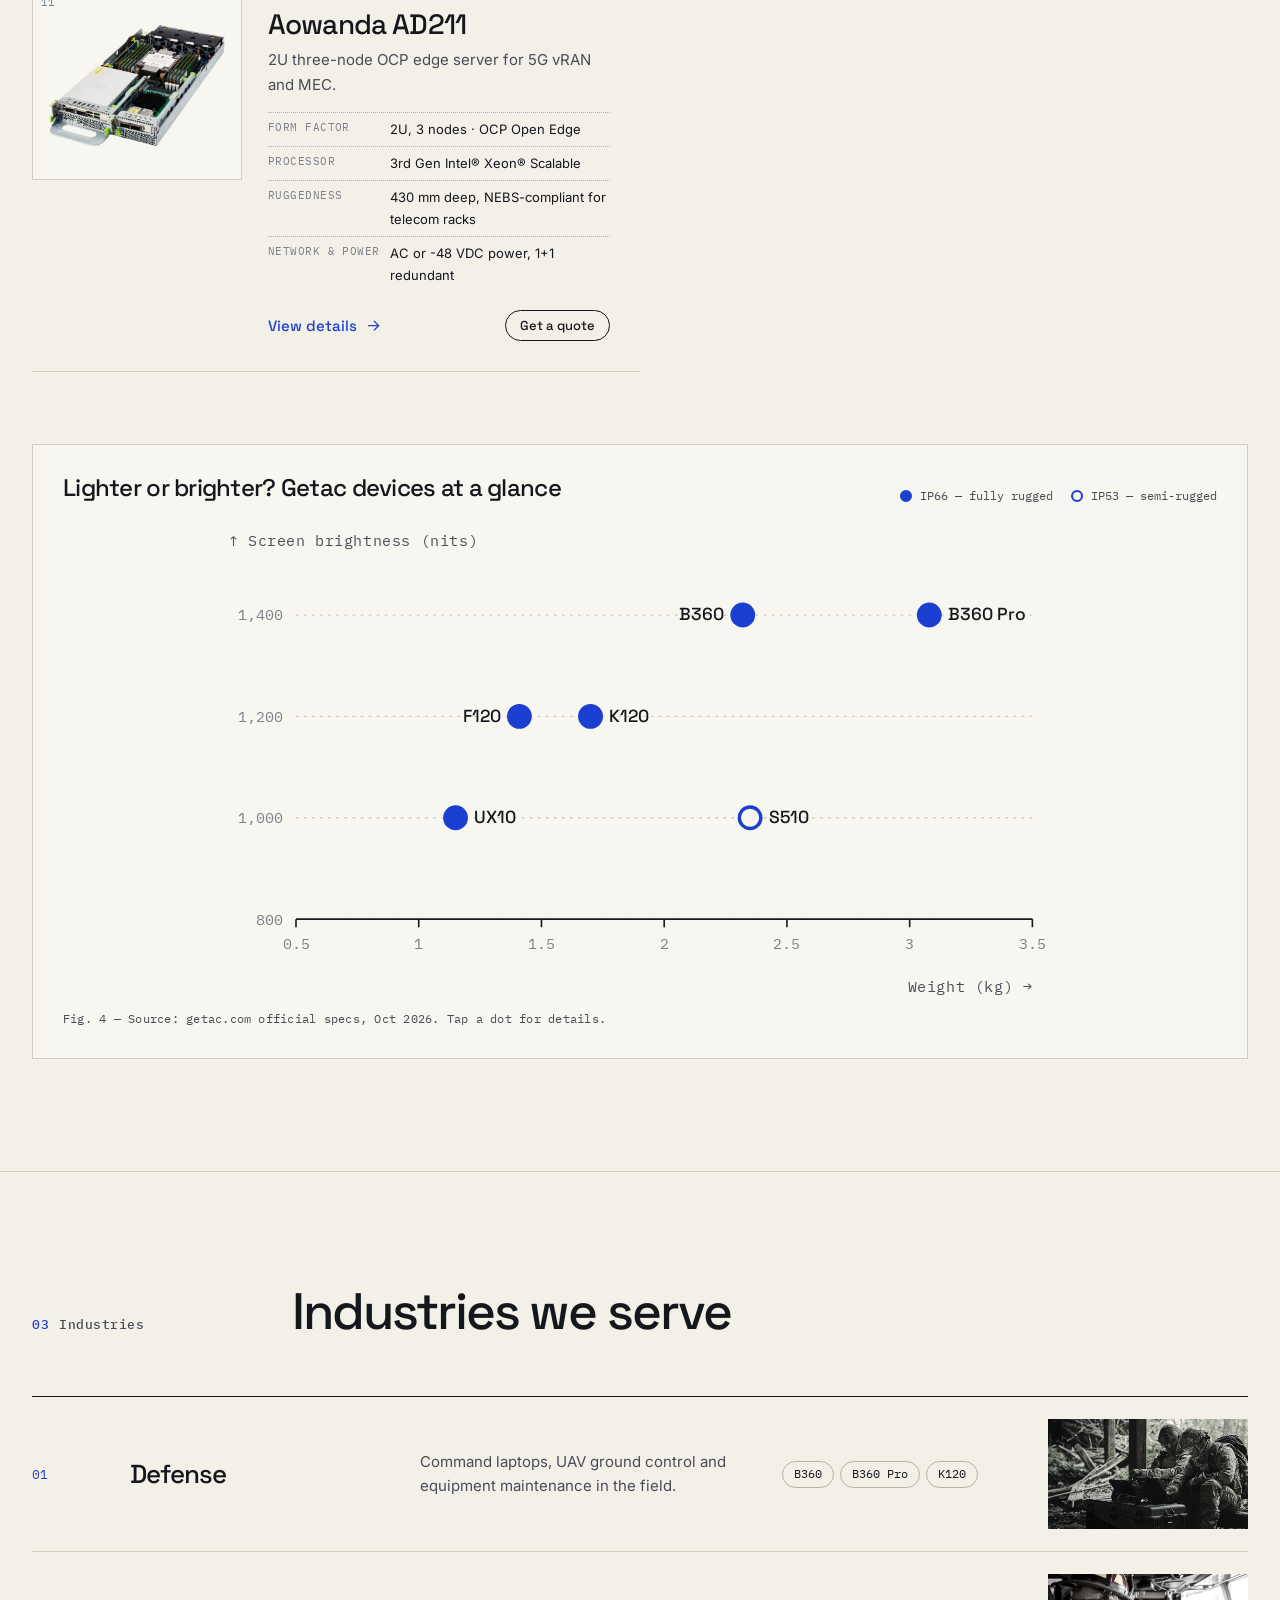
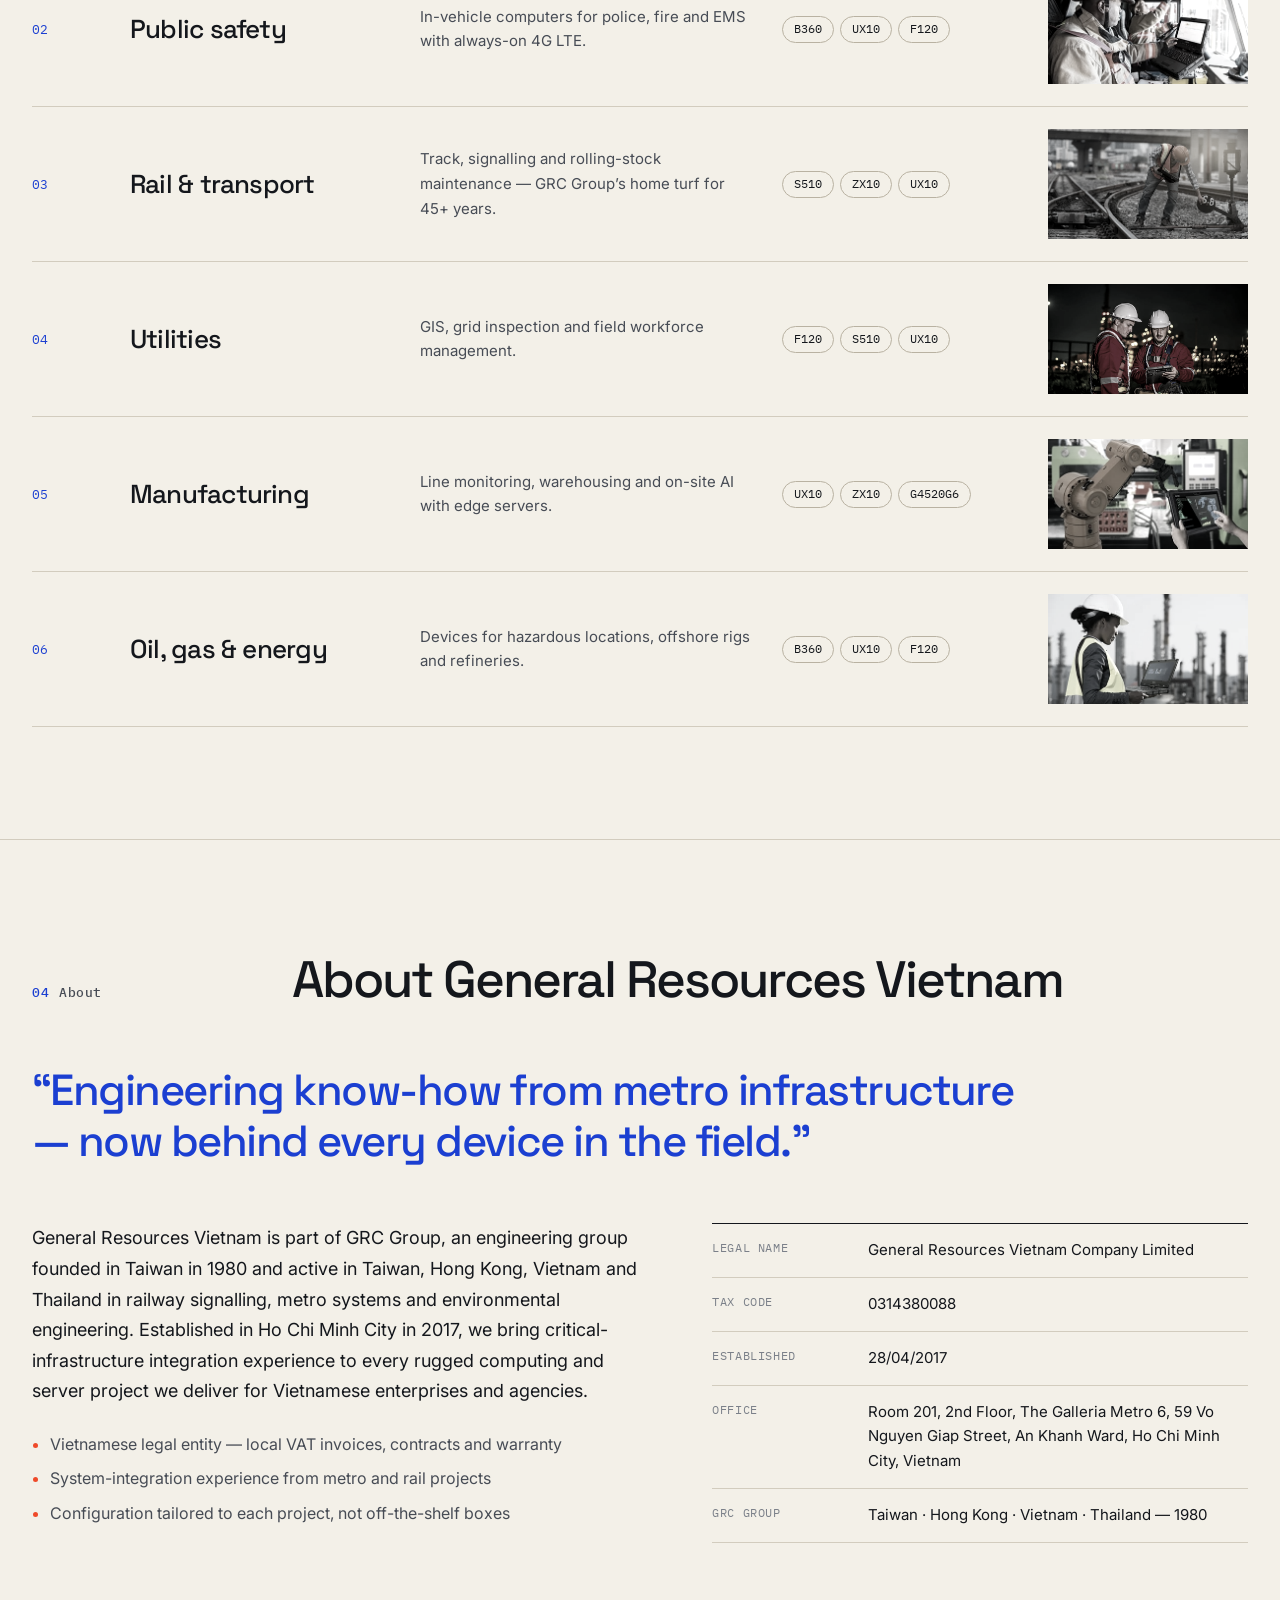
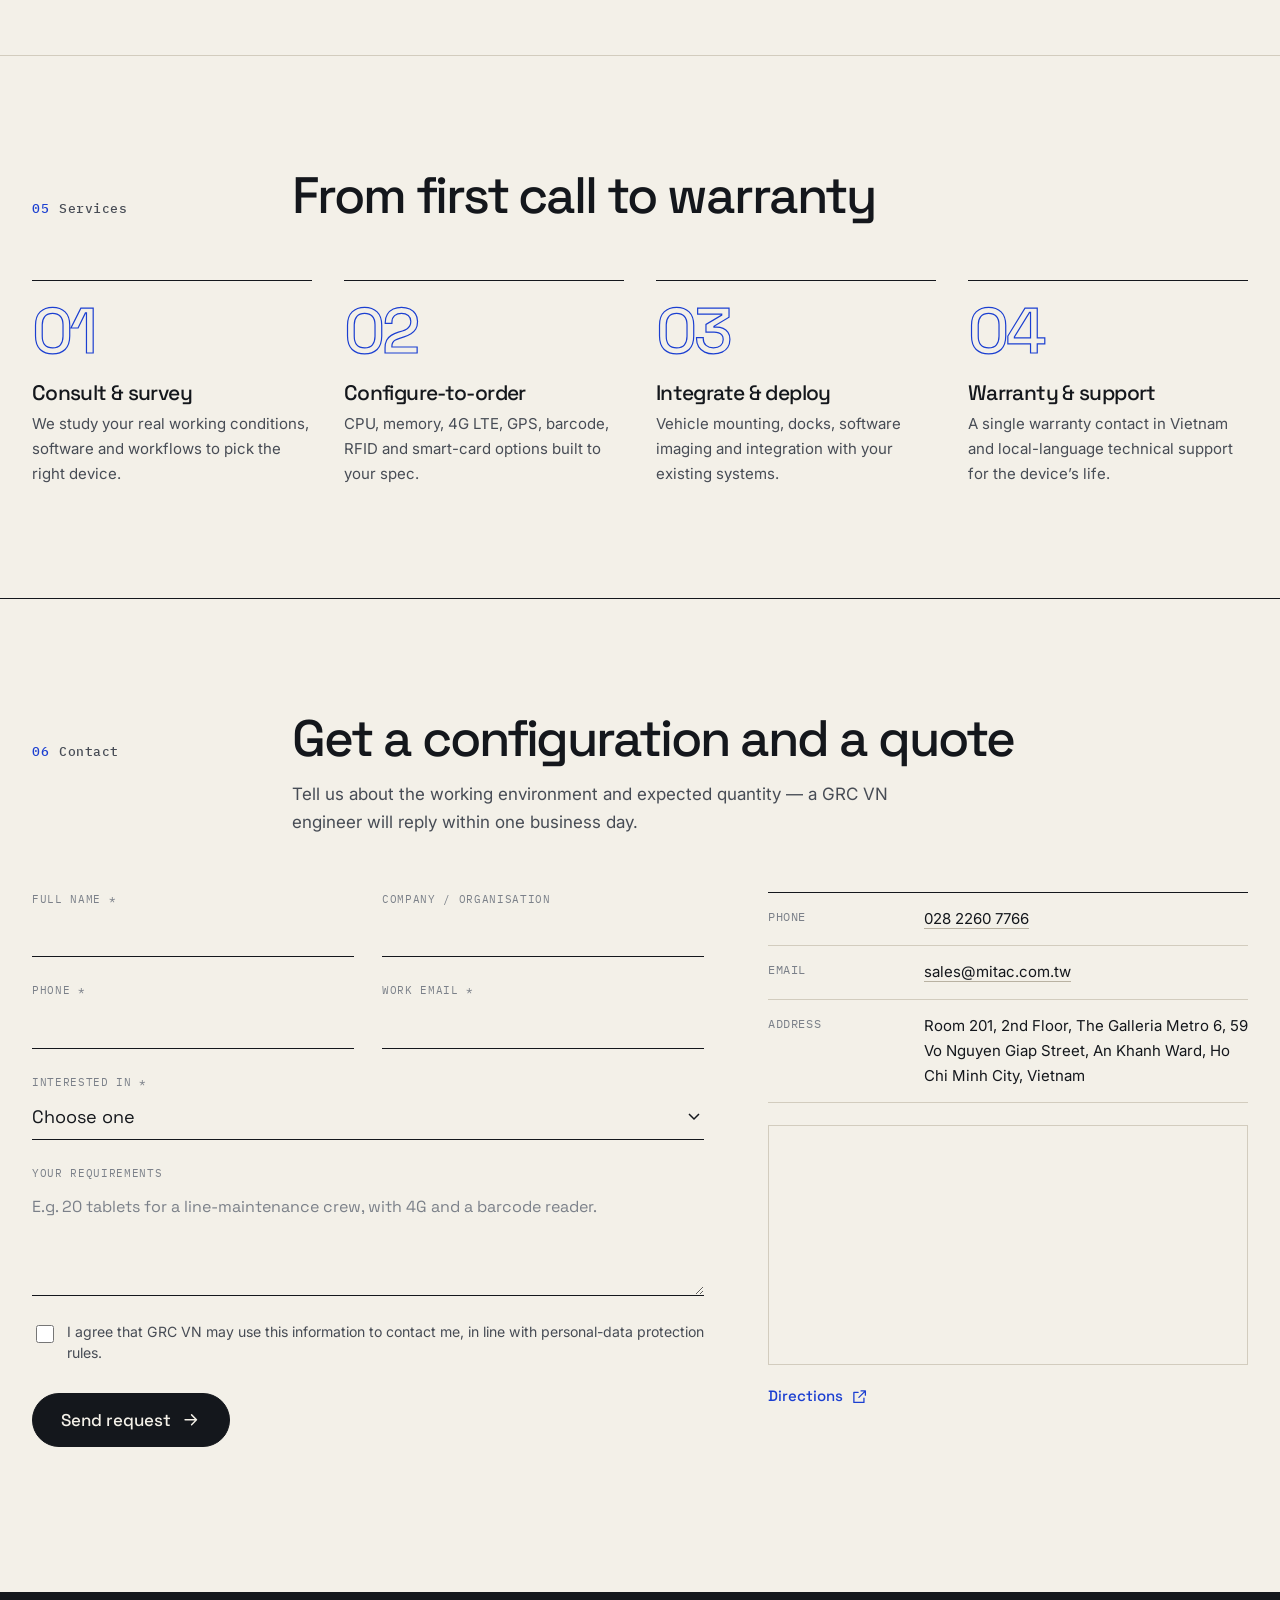
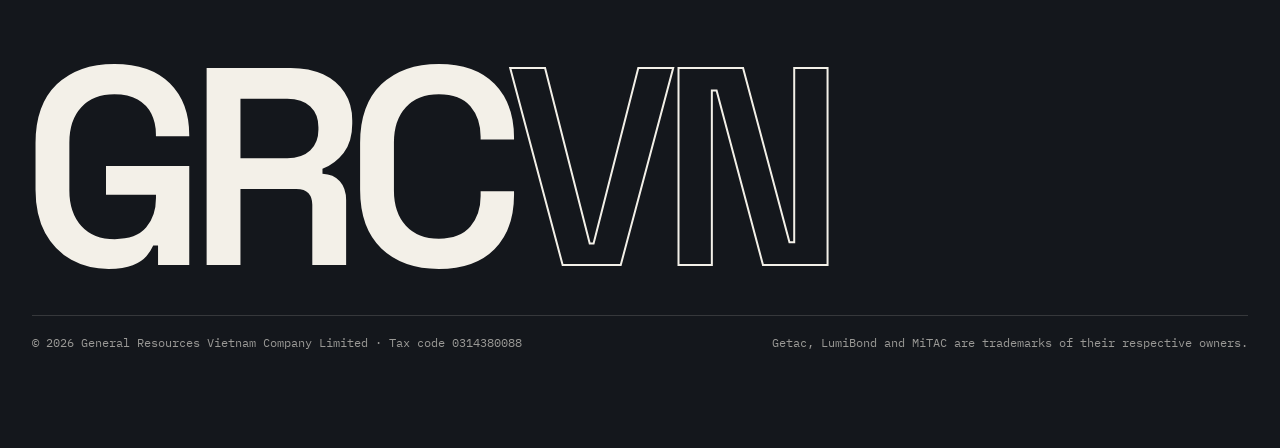
<file: v3/index.html>
<!doctype html>
<html lang="vi">
<head>
  <meta charset="utf-8">
  <meta name="viewport" content="width=device-width, initial-scale=1">
  <title>General Resources Vietnam | Máy tính siêu bền Getac &amp; Máy chủ MiTAC</title>
  <meta name="description" content="Cung cấp, cấu hình và triển khai máy tính siêu bền chuẩn quân sự Getac và máy chủ, điện toán biên MiTAC cho quốc phòng, an toàn công cộng, giao thông, năng lượng và sản xuất tại Việt Nam.">
  <meta name="robots" content="noindex, nofollow">
  <meta name="theme-color" content="#f3f0e8">
  <meta property="og:type" content="website">
  <meta property="og:title" content="General Resources Vietnam — Getac &amp; MiTAC">
  <meta property="og:description" content="Máy tính siêu bền chuẩn quân sự Getac và máy chủ MiTAC tại Việt Nam.">
  <meta property="og:image" content="https://grcvn.vxid.io/assets/og/v3.jpg">
  <link rel="icon" href="../assets/favicon.svg" type="image/svg+xml">
  <link rel="preconnect" href="https://fonts.googleapis.com">
  <link rel="preconnect" href="https://fonts.gstatic.com" crossorigin>
  <link href="https://fonts.googleapis.com/css2?family=Space+Grotesk:wght@400;500;600;700&family=Inter:wght@400;500;600&family=IBM+Plex+Mono:wght@400;500&display=swap" rel="stylesheet">
  <link rel="stylesheet" href="../shared/base.css">
  <link rel="stylesheet" href="style.css">
</head>
<body>
  <div id="app"></div>
  <noscript><p style="padding:24px">General Resources Vietnam — 028 2260 7766 — Phòng 201, Tầng 2, The Galleria Metro 6, 59 Võ Nguyên Giáp, P. An Khánh, TP. Hồ Chí Minh.</p></noscript>
  <script src="../shared/content.js"></script>
  <script src="../shared/core.js"></script>
  <script src="app.js"></script>
</body>
</html>
</file>
<file: shared/base.css>
/* Behaviour-level styles shared by every design. Look and feel lives in each design's style.css. */
*, *::before, *::after { box-sizing: border-box; }
html { -webkit-text-size-adjust: 100%; scroll-behavior: smooth; scroll-padding-top: var(--header-h, 80px); }
body { margin: 0; overflow-x: hidden; }
img { max-width: 100%; height: auto; display: block; }
button, input, select, textarea { font: inherit; color: inherit; }
a { color: inherit; }
.ico { width: 1.15em; height: 1.15em; flex: none; }
.sr-only { position: absolute; width: 1px; height: 1px; overflow: hidden; clip: rect(0 0 0 0); white-space: nowrap; }
.gr-hp { position: absolute !important; left: -9999px !important; opacity: 0; }

[data-reveal] { opacity: 0; transform: translateY(18px); transition: opacity .7s ease var(--d, 0ms), transform .7s cubic-bezier(.2,.7,.2,1) var(--d, 0ms); }
[data-reveal].in, .gr-relang [data-reveal] { opacity: 1; transform: none; }
@media (prefers-reduced-motion: reduce) {
  html { scroll-behavior: auto; }
  [data-reveal] { opacity: 1; transform: none; transition: none; }
  *, *::before, *::after { animation-duration: .001ms !important; animation-iteration-count: 1 !important; }
}

body.gr-dialog-open, body.gr-menu-open { overflow: hidden; }
.gr-dialog { padding: 0; border: 0; max-width: min(980px, calc(100vw - 32px)); width: 100%; max-height: calc(100dvh - 32px); overflow: auto; }
.gr-dialog::backdrop { background: rgba(8, 10, 14, .62); backdrop-filter: blur(4px); }
.gr-dialog .pd { display: grid; grid-template-columns: 1fr 1.1fr; }
.gr-dialog .pd-media { display: grid; place-items: center; padding: 32px; }
.gr-dialog .pd-media img { max-height: 340px; object-fit: contain; }
.gr-dialog .pd-body { padding: 36px 36px 32px; }
.gr-dialog .pd-close { position: sticky; top: 12px; float: right; margin: 12px 12px 0 0; z-index: 2; width: 40px; height: 40px; display: grid; place-items: center; border: 0; border-radius: 50%; cursor: pointer; }
.gr-dialog .pd-specs { margin: 0; }
.gr-dialog .pd-row { display: grid; grid-template-columns: 40% 1fr; gap: 12px; padding: 9px 0; }
.gr-dialog .pd-row dd { margin: 0; }
.gr-dialog .pd-uses { list-style: none; margin: 0; padding: 0; display: flex; flex-wrap: wrap; gap: 8px; }
.gr-dialog .pd-uses li { display: inline-flex; align-items: center; gap: 6px; }
.gr-dialog .pd-actions { display: flex; flex-wrap: wrap; gap: 12px; align-items: center; margin-top: 28px; }
.gr-dialog .pd-link { display: inline-flex; align-items: center; gap: 6px; }
@media (max-width: 720px) {
  .gr-dialog .pd { grid-template-columns: 1fr; }
  .gr-dialog .pd-media { padding: 28px 24px 8px; }
  .gr-dialog .pd-media img { max-height: 200px; }
  .gr-dialog .pd-body { padding: 20px 20px 24px; }
  .gr-dialog .pd-row { grid-template-columns: 1fr; gap: 2px; }
}

.gr-fab { position: fixed; right: 16px; bottom: 16px; z-index: 900; display: flex; flex-direction: column; gap: 10px; align-items: flex-end; }
.gr-fab-btn { display: inline-flex; align-items: center; gap: 10px; text-decoration: none; }
.gr-fab-btn svg { width: 20px; height: 20px; fill: currentColor; }

.gr-demo { position: fixed; left: 16px; bottom: 16px; z-index: 900; display: flex; align-items: center; gap: 2px; padding: 4px; border-radius: 999px; background: rgba(20, 20, 24, .86); backdrop-filter: blur(8px); font: 600 12px/1 system-ui, sans-serif; letter-spacing: .02em; box-shadow: 0 6px 24px rgba(0,0,0,.25); }
.gr-demo a { color: #fff; text-decoration: none; padding: 8px 11px; border-radius: 999px; opacity: .72; }
.gr-demo a:hover { opacity: 1; }
.gr-demo a[aria-current] { background: #fff; color: #111; opacity: 1; }
.gr-demo .gr-demo-home { opacity: .55; text-transform: uppercase; font-size: 11px; letter-spacing: .12em; }

@media (max-width: 640px) {
  .gr-demo { position: relative; left: auto; bottom: auto; justify-content: center; gap: 4px; border-radius: 0; padding: 6px; background: #17171c; box-shadow: none; backdrop-filter: none; }
  .gr-demo a { padding: 9px 13px; }
}

.gr-status { min-height: 1.4em; margin: 12px 0 0; font-size: .95em; }
.gr-consent { display: flex; gap: 10px; align-items: flex-start; font-size: .88em; line-height: 1.45; cursor: pointer; }
.gr-consent input { margin-top: 3px; flex: none; width: 18px; height: 18px; }
</file>
<file: v1/style.css>
/* Design A — Enterprise */
:root {
  --bg: #ffffff;
  --bg-2: #f4f5f7;
  --ink: #0e1621;
  --ink-2: #4a5462;
  --ink-3: #7b8491;
  --line: #e2e5ea;
  --red: #c8102e;
  --red-2: #a00c24;
  --red-tint: #fdecef;
  --navy: #0b1424;
  --navy-2: #121f36;
  --radius: 16px;
  --shadow: 0 1px 2px rgba(14, 22, 33, .06), 0 8px 28px rgba(14, 22, 33, .07);
  --header-h: 76px;
}
body { background: var(--bg); color: var(--ink); font: 400 16px/1.65 'Be Vietnam Pro', system-ui, sans-serif; -webkit-font-smoothing: antialiased; }
h1, h2, h3, h4 { margin: 0; line-height: 1.18; letter-spacing: -.02em; }
p { margin: 0; }
.wrap { max-width: 1200px; margin: 0 auto; padding: 0 24px; }

/* buttons */
.btn { display: inline-flex; align-items: center; justify-content: center; gap: 10px; padding: 14px 22px; border-radius: 10px; font-weight: 600; text-decoration: none; border: 1px solid transparent; cursor: pointer; transition: background .2s, color .2s, border-color .2s, transform .2s, box-shadow .2s; }
.btn-sm { padding: 9px 16px; font-size: 14px; }
.btn-red { background: var(--red); color: #fff; box-shadow: 0 6px 18px rgba(200, 16, 46, .22); }
.btn-red:hover { background: var(--red-2); transform: translateY(-1px); }
.btn-line { border-color: var(--line); background: #fff; color: var(--ink); }
.btn-line:hover { border-color: var(--ink); }
.btn-soft { background: var(--red-tint); color: var(--red-2); }
.btn-soft:hover { background: var(--red); color: #fff; }
.btn-block { width: 100%; }
.link { display: inline-flex; align-items: center; gap: 8px; color: var(--red); font-weight: 600; text-decoration: none; background: none; border: 0; padding: 0; cursor: pointer; }
.link .ico { transition: transform .2s; }
.link:hover .ico { transform: translateX(3px); }
:focus-visible { outline: 3px solid rgba(200, 16, 46, .45); outline-offset: 2px; border-radius: 6px; }

/* header */
.hdr { position: sticky; top: 0; z-index: 800; height: var(--header-h); background: rgba(255, 255, 255, .9); backdrop-filter: saturate(1.4) blur(14px); border-bottom: 1px solid transparent; transition: border-color .25s, box-shadow .25s; }
.hdr.scrolled { border-color: var(--line); box-shadow: 0 4px 20px rgba(14, 22, 33, .05); }
.hdr-in { height: 100%; display: flex; align-items: center; gap: 28px; }
.logo { display: inline-flex; align-items: center; gap: 12px; text-decoration: none; color: var(--ink); flex: none; }
.logo-mark { display: grid; place-items: center; width: 44px; height: 44px; border-radius: 11px; background: var(--red); color: #fff; font-weight: 800; font-size: 14px; letter-spacing: .02em; }
.logo-text { display: flex; flex-direction: column; line-height: 1.1; }
.logo-text b { font-size: 15px; font-weight: 700; }
.logo-text span { font-size: 12px; color: var(--ink-3); letter-spacing: .14em; text-transform: uppercase; }
.nav { margin-left: auto; display: flex; align-items: center; gap: 26px; }
.nav > a { text-decoration: none; font-weight: 500; font-size: 15px; color: var(--ink-2); transition: color .2s; }
.nav > a:hover { color: var(--red); }
.nav-tools { display: flex; align-items: center; gap: 14px; margin-left: 6px; }
.lang { display: inline-flex; padding: 3px; border-radius: 999px; background: var(--bg-2); }
.lang button { border: 0; background: none; padding: 5px 10px; border-radius: 999px; font-size: 12px; font-weight: 700; color: var(--ink-3); cursor: pointer; }
.lang button[aria-pressed="true"] { background: #fff; color: var(--ink); box-shadow: 0 1px 3px rgba(0,0,0,.1); }
.burger { display: none; margin-left: auto; width: 44px; height: 44px; border: 1px solid var(--line); border-radius: 10px; background: #fff; cursor: pointer; flex-direction: column; justify-content: center; align-items: center; gap: 4px; }
.burger span { width: 18px; height: 2px; background: var(--ink); border-radius: 2px; transition: transform .25s, opacity .2s; }
.burger[aria-expanded="true"] span:nth-child(1) { transform: translateY(6px) rotate(45deg); }
.burger[aria-expanded="true"] span:nth-child(2) { opacity: 0; }
.burger[aria-expanded="true"] span:nth-child(3) { transform: translateY(-6px) rotate(-45deg); }

/* hero */
.hero { position: relative; overflow: hidden; padding: 56px 0 72px; background:
  radial-gradient(900px 520px at 85% 35%, rgba(200, 16, 46, .09), transparent 70%),
  linear-gradient(var(--bg), var(--bg)); }
.hero::before { content: ''; position: absolute; inset: 0; background-image: linear-gradient(var(--line) 1px, transparent 1px), linear-gradient(90deg, var(--line) 1px, transparent 1px); background-size: 56px 56px; mask-image: radial-gradient(700px 420px at 75% 40%, #000 0%, transparent 75%); opacity: .55; pointer-events: none; }
.hero-in { position: relative; display: grid; grid-template-columns: 1.05fr 1fr; gap: 40px; align-items: center; min-height: calc(100svh - var(--header-h) - 140px); }
.pill { display: inline-flex; align-items: center; gap: 10px; padding: 7px 14px; border-radius: 999px; background: #fff; border: 1px solid var(--line); font-size: 13px; font-weight: 600; color: var(--ink-2); box-shadow: var(--shadow); }
.pill .dot { width: 8px; height: 8px; border-radius: 50%; background: var(--red); box-shadow: 0 0 0 4px var(--red-tint); }
.hero h1 { margin: 22px 0 20px; font-size: clamp(2.2rem, 4.4vw, 3.7rem); font-weight: 800; letter-spacing: -.035em; line-height: 1.12; text-wrap: balance; }
.lead { font-size: 18px; color: var(--ink-2); max-width: 560px; }
.hero-cta { display: flex; flex-wrap: wrap; gap: 12px; margin-top: 32px; }
.hero-facts { display: flex; gap: 32px; margin: 40px 0 0; padding-top: 24px; border-top: 1px solid var(--line); }
.hero-facts dt { font-weight: 800; font-size: 20px; letter-spacing: -.02em; }
.hero-facts dd { margin: 2px 0 0; font-size: 14px; color: var(--ink-3); }
.hero-art { position: relative; aspect-ratio: 1 / .86; }
.halo { position: absolute; inset: 6% 4% 8% 8%; border-radius: 50%; background: radial-gradient(circle at 50% 45%, #fff 0%, #f7f1f2 45%, rgba(200,16,46,.08) 70%, transparent 72%); }
.art-main { position: absolute; width: 86%; right: 0; top: 4%; filter: drop-shadow(0 30px 40px rgba(14, 22, 33, .22)); animation: float 7s ease-in-out infinite; }
.art-sub { position: absolute; width: 46%; left: 0; bottom: 2%; filter: drop-shadow(0 22px 30px rgba(14, 22, 33, .25)); animation: float 7s ease-in-out -3.5s infinite; }
.chip { position: absolute; display: inline-flex; align-items: center; gap: 8px; padding: 10px 14px; border-radius: 12px; background: rgba(255,255,255,.92); backdrop-filter: blur(6px); border: 1px solid var(--line); box-shadow: var(--shadow); font-size: 14px; font-weight: 700; white-space: nowrap; }
.chip .ico { color: var(--red); }
.c1 { left: 6%; top: 10%; animation: float 6s ease-in-out -1s infinite; }
.c2 { right: -2%; bottom: 30%; animation: float 6s ease-in-out -2.5s infinite; }
.c3 { left: 44%; bottom: -2%; animation: float 6s ease-in-out -4s infinite; }
@keyframes float { 50% { transform: translateY(-10px); } }

/* stats */
.stats { background: var(--navy); color: #fff; }
.stats-in { display: grid; grid-template-columns: repeat(4, 1fr); }
.stat { padding: 36px 28px; border-left: 1px solid rgba(255,255,255,.1); }
.stat:first-child { border-left: 0; padding-left: 0; }
.stat-n { font-size: 44px; font-weight: 800; letter-spacing: -.03em; line-height: 1; }
.stat-n span { font-variant-numeric: tabular-nums; }
.stat-l { margin-top: 10px; font-size: 14px; color: rgba(255,255,255,.66); max-width: 230px; }

/* sections */
.sec { padding: 104px 0; }
.sec-gray { background: var(--bg-2); }
.sec-head { margin-bottom: 48px; max-width: 720px; }
.sec-head.center { text-align: center; margin-left: auto; margin-right: auto; }
.sec-head.row { max-width: none; display: flex; justify-content: space-between; align-items: flex-end; gap: 24px; flex-wrap: wrap; }
.sec-head h2 { font-size: clamp(1.8rem, 3vw, 2.6rem); font-weight: 800; letter-spacing: -.03em; }
.kicker { font-size: 13px; font-weight: 700; letter-spacing: .14em; text-transform: uppercase; color: var(--red); margin-bottom: 12px; }
.kicker.light { color: #ff8a9b; }

/* pillars */
.pillars { display: grid; grid-template-columns: 1fr 1fr; gap: 28px; }
.pillar { background: #fff; border: 1px solid var(--line); border-radius: 20px; overflow: hidden; display: flex; flex-direction: column; transition: box-shadow .3s, transform .3s; }
.pillar:hover { box-shadow: var(--shadow); transform: translateY(-4px); }
.pillar-img { height: 260px; padding: 28px; background: radial-gradient(circle at 50% 60%, #fff, var(--bg-2)); }
.pillar-img img { width: 100%; height: 100%; object-fit: contain; mix-blend-mode: multiply; }
.pillar-body { padding: 28px 32px 32px; display: flex; flex-direction: column; gap: 14px; flex: 1; }
.brand-tag { font-weight: 800; font-size: 13px; letter-spacing: .14em; text-transform: uppercase; color: var(--ink-3); }
.pillar h3 { font-size: 26px; font-weight: 800; }
.pillar p:not(.brand-tag) { color: var(--ink-2); }
.tags { list-style: none; margin: 0; padding: 0; display: flex; flex-wrap: wrap; gap: 8px; }
.tags li { padding: 6px 12px; border-radius: 999px; background: var(--bg-2); font-size: 13px; font-weight: 600; color: var(--ink-2); }
.pillar .link { margin-top: auto; padding-top: 8px; }

/* products */
.tabs { display: inline-flex; flex-wrap: wrap; gap: 6px; padding: 5px; background: #fff; border: 1px solid var(--line); border-radius: 12px; }
.tabs button { border: 0; background: none; padding: 9px 14px; border-radius: 8px; font-weight: 600; font-size: 14px; color: var(--ink-2); cursor: pointer; transition: background .2s, color .2s; }
.tabs button[aria-selected="true"] { background: var(--ink); color: #fff; }
.grid { display: grid; grid-template-columns: repeat(3, 1fr); gap: 24px; }
.card { background: #fff; border: 1px solid var(--line); border-radius: var(--radius); overflow: hidden; display: flex; flex-direction: column; transition: box-shadow .3s, transform .3s, border-color .3s; }
.card:hover { box-shadow: var(--shadow); transform: translateY(-4px); border-color: #d3d7de; }
.card-media { display: block; width: 100%; border: 0; cursor: pointer; height: 220px; padding: 26px; background: radial-gradient(circle at 50% 55%, #fff 0%, #f1f2f5 100%); }
.card-media img { width: 100%; height: 100%; object-fit: contain; mix-blend-mode: multiply; transition: transform .4s; }
.card:hover .card-media img { transform: scale(1.04); }
.card-body { padding: 22px 24px 24px; display: flex; flex-direction: column; gap: 10px; flex: 1; }
.card-brand { font-size: 12px; font-weight: 700; letter-spacing: .12em; text-transform: uppercase; color: var(--ink-3); }
.card h3 { font-size: 21px; font-weight: 800; }
.card-tag { color: var(--ink-2); font-size: 15px; }
.badges { list-style: none; margin: 4px 0 0; padding: 0; display: flex; flex-wrap: wrap; gap: 6px; }
.badges li { padding: 4px 10px; border-radius: 6px; border: 1px solid var(--line); font-size: 12px; font-weight: 700; color: var(--ink-2); }
.card-actions { margin-top: auto; padding-top: 14px; display: flex; justify-content: space-between; align-items: center; gap: 10px; }

/* features */
.features { display: grid; grid-template-columns: repeat(4, 1fr); gap: 20px; }
.feature { padding: 30px 26px; border-radius: var(--radius); border: 1px solid var(--line); background: #fff; transition: border-color .3s; }
.feature:hover { border-color: var(--red); }
.feature-ico { display: grid; place-items: center; width: 52px; height: 52px; border-radius: 14px; background: var(--red-tint); color: var(--red); margin-bottom: 20px; }
.feature-ico .ico { width: 26px; height: 26px; }
.feature h3 { font-size: 18px; font-weight: 700; margin-bottom: 8px; }
.feature p { font-size: 15px; color: var(--ink-2); }

/* sectors */
.sectors { display: grid; grid-template-columns: repeat(3, 1fr); gap: 24px; }
.sector { background: #fff; border-radius: var(--radius); overflow: hidden; border: 1px solid var(--line); display: flex; flex-direction: column; }
.sector-img { position: relative; aspect-ratio: 16 / 9.5; overflow: hidden; }
.sector-img img { width: 100%; height: 100%; object-fit: cover; transition: transform .6s; }
.sector:hover .sector-img img { transform: scale(1.05); }
.sector-img::after { content: ''; position: absolute; inset: 0; background: linear-gradient(to top, rgba(11, 20, 36, .78), transparent 55%); }
.sector-img h3 { position: absolute; z-index: 1; left: 22px; bottom: 16px; right: 22px; color: #fff; font-size: 21px; font-weight: 800; }
.sector-body { padding: 18px 22px 22px; display: flex; flex-direction: column; gap: 10px; flex: 1; }
.sector-body > p:first-child { color: var(--ink-2); font-size: 15px; }
.sector-dev { margin-top: auto; padding-top: 6px; font-size: 12px; font-weight: 700; letter-spacing: .1em; text-transform: uppercase; color: var(--ink-3); }
.sector-chips { display: flex; flex-wrap: wrap; gap: 6px; }
.sector-chips button { border: 1px solid var(--line); background: var(--bg-2); border-radius: 999px; padding: 5px 12px; font-size: 13px; font-weight: 600; cursor: pointer; transition: border-color .2s, color .2s; }
.sector-chips button:hover { border-color: var(--red); color: var(--red); }

/* about */
.about { display: grid; grid-template-columns: 1fr 1fr; gap: 64px; align-items: center; }
.about h2 { font-size: clamp(1.8rem, 3vw, 2.6rem); font-weight: 800; letter-spacing: -.03em; margin-bottom: 20px; }
.about-body { color: var(--ink-2); font-size: 17px; }
.checks { list-style: none; padding: 0; margin: 28px 0 0; display: grid; gap: 14px; }
.checks li { display: flex; gap: 12px; align-items: flex-start; font-weight: 500; }
.checks .ico { color: #fff; background: var(--red); border-radius: 50%; padding: 4px; width: 24px; height: 24px; margin-top: 1px; }
.about-fig { position: relative; margin: 0; border-radius: 20px; overflow: hidden; aspect-ratio: 4 / 3.4; }
.about-fig img { width: 100%; height: 100%; object-fit: cover; }
.about-fig figcaption { position: absolute; left: 20px; bottom: 20px; right: 20px; display: flex; flex-direction: column; gap: 2px; padding: 18px 22px; border-radius: 14px; background: rgba(255,255,255,.94); backdrop-filter: blur(8px); box-shadow: var(--shadow); font-size: 14px; color: var(--ink-2); }
.about-fig figcaption b { color: var(--ink); font-size: 18px; }

/* services */
.steps { list-style: none; margin: 0; padding: 0; display: grid; grid-template-columns: repeat(4, 1fr); gap: 20px; counter-reset: s; position: relative; }
.steps::before { content: ''; position: absolute; left: 28px; right: 28px; top: 27px; height: 2px; background: repeating-linear-gradient(90deg, var(--line) 0 8px, transparent 8px 14px); }
.step { position: relative; }
.step-n { position: relative; display: grid; place-items: center; width: 56px; height: 56px; border-radius: 50%; background: #fff; border: 2px solid var(--red); color: var(--red); font-weight: 800; margin-bottom: 20px; }
.step h3 { font-size: 18px; font-weight: 700; margin-bottom: 8px; }
.step p { color: var(--ink-2); font-size: 15px; }

/* contact */
.contact { background: var(--navy); color: #fff; padding: 104px 0; position: relative; overflow: hidden; }
.contact::before { content: ''; position: absolute; width: 700px; height: 700px; right: -200px; top: -260px; background: radial-gradient(circle, rgba(200,16,46,.28), transparent 65%); pointer-events: none; }
.contact-in { position: relative; display: grid; grid-template-columns: 1fr 1.1fr; gap: 56px; align-items: start; }
.contact h2 { font-size: clamp(1.8rem, 3vw, 2.5rem); font-weight: 800; letter-spacing: -.03em; }
.contact-lead { margin-top: 14px; color: rgba(255,255,255,.7); }
.info { list-style: none; padding: 0; margin: 32px 0; display: grid; gap: 18px; }
.info li { display: flex; gap: 14px; align-items: flex-start; }
.info .ico { width: 40px; height: 40px; padding: 10px; border-radius: 10px; background: rgba(255,255,255,.07); color: #ff8a9b; }
.info small { display: block; font-size: 12px; text-transform: uppercase; letter-spacing: .12em; color: rgba(255,255,255,.5); }
.info a, .info span { color: #fff; text-decoration: none; font-weight: 500; }
.info a:hover { text-decoration: underline; }
.map { border-radius: 14px; overflow: hidden; height: 220px; border: 1px solid rgba(255,255,255,.1); }
.map iframe { width: 100%; height: 100%; border: 0; filter: grayscale(.3); }
.form { background: #fff; color: var(--ink); border-radius: 20px; padding: 36px; box-shadow: 0 30px 60px rgba(0,0,0,.25); }
.form-grid { display: grid; grid-template-columns: 1fr 1fr; gap: 16px; margin-bottom: 22px; }
.gr-field { display: flex; flex-direction: column; gap: 6px; }
.gr-field.full, .gr-consent.full { grid-column: 1 / -1; }
.gr-field span { font-size: 13px; font-weight: 600; color: var(--ink-2); }
.gr-field input, .gr-field select, .gr-field textarea { width: 100%; padding: 12px 14px; border-radius: 10px; border: 1px solid var(--line); background: var(--bg-2); transition: border-color .2s, background .2s, box-shadow .2s; }
.gr-field input:focus, .gr-field select:focus, .gr-field textarea:focus { outline: none; border-color: var(--red); background: #fff; box-shadow: 0 0 0 4px var(--red-tint); }
.gr-field textarea { resize: vertical; }
.gr-consent { color: var(--ink-2); }
.gr-consent input { accent-color: var(--red); }
.gr-status.ok { color: #157347; font-weight: 600; }
.gr-status.err { color: var(--red); font-weight: 600; }

/* footer */
.ftr { background: #070d19; color: rgba(255,255,255,.62); padding: 72px 0 28px; font-size: 14px; }
.ftr-in { display: grid; grid-template-columns: 1.6fr 1fr 1fr 1fr; gap: 40px; }
.ftr .logo { color: #fff; margin-bottom: 18px; }
.ftr .logo-text span { color: rgba(255,255,255,.5); }
.ftr-brand p { max-width: 360px; }
.ftr h4 { color: #fff; font-size: 14px; letter-spacing: .1em; text-transform: uppercase; margin-bottom: 16px; }
.ftr ul { list-style: none; margin: 0; padding: 0; display: grid; gap: 10px; }
.ftr a, .ftr ul button { color: inherit; text-decoration: none; background: none; border: 0; padding: 0; cursor: pointer; text-align: left; }
.ftr a:hover, .ftr ul button:hover { color: #fff; }
.ftr-legal { margin-top: 56px; padding-top: 24px; border-top: 1px solid rgba(255,255,255,.08); display: flex; justify-content: space-between; gap: 20px; flex-wrap: wrap; font-size: 13px; }

/* fab + dialog */
.gr-fab-btn { padding: 12px 18px 12px 14px; border-radius: 999px; background: var(--red); color: #fff; font-weight: 700; box-shadow: 0 10px 28px rgba(200,16,46,.35); }
.gr-fab-btn.zalo { background: #0068ff; box-shadow: 0 10px 28px rgba(0,104,255,.3); }
.gr-dialog { border-radius: 22px; background: #fff; color: var(--ink); box-shadow: 0 40px 80px rgba(0,0,0,.3); }
.gr-dialog .pd-close { background: var(--bg-2); color: var(--ink); }
.gr-dialog .pd-media { background: radial-gradient(circle at 50% 50%, #fff, var(--bg-2)); }
.gr-dialog .pd-media img { mix-blend-mode: multiply; }
.gr-dialog .pd-brand { font-size: 12px; font-weight: 700; letter-spacing: .14em; text-transform: uppercase; color: var(--red); }
.gr-dialog .pd-name { font-size: 30px; font-weight: 800; margin: 6px 0 8px; }
.gr-dialog .pd-tagline { color: var(--ink-2); }
.gr-dialog .pd-h { font-size: 13px; letter-spacing: .12em; text-transform: uppercase; color: var(--ink-3); margin: 26px 0 8px; }
.gr-dialog .pd-row { border-bottom: 1px solid var(--line); font-size: 14px; }
.gr-dialog .pd-row dt { color: var(--ink-3); }
.gr-dialog .pd-row dd { font-weight: 600; }
.gr-dialog .pd-uses li { padding: 6px 12px; border-radius: 999px; background: var(--bg-2); font-size: 13px; font-weight: 600; }
.gr-dialog .pd-uses .ico { color: var(--red); }
.gr-dialog .pd-quote { border: 0; padding: 13px 20px; border-radius: 10px; background: var(--red); color: #fff; font-weight: 700; cursor: pointer; }
.gr-dialog .pd-link { color: var(--ink-2); font-weight: 600; font-size: 14px; }

/* responsive */
@media (max-width: 1080px) {
  .nav { gap: 18px; }
  .nav > a { font-size: 14px; }
  .grid, .sectors { grid-template-columns: repeat(2, 1fr); }
  .features { grid-template-columns: repeat(2, 1fr); }
}
@media (max-width: 960px) {
  :root { --header-h: 68px; }
  .burger { display: flex; }
  .nav { position: fixed; inset: var(--header-h) 0 auto 0; flex-direction: column; align-items: stretch; gap: 0; padding: 8px 16px 20px; background: #fff; border-bottom: 1px solid var(--line); box-shadow: 0 20px 40px rgba(0,0,0,.08); transform: translateY(-8px); opacity: 0; visibility: hidden; transition: opacity .2s, transform .2s, visibility .2s; max-height: calc(100dvh - var(--header-h)); overflow: auto; }
  .nav.open { transform: none; opacity: 1; visibility: visible; }
  .nav > a { padding: 14px 4px; border-bottom: 1px solid var(--line); font-size: 16px; color: var(--ink); }
  .nav-tools { margin: 16px 0 0; justify-content: space-between; }
  .hero-in { grid-template-columns: 1fr; min-height: 0; }
  .hero-art { max-width: 560px; width: 100%; margin: 0 auto; }
  .stats-in { grid-template-columns: repeat(2, 1fr); }
  .stat { padding: 28px 20px; }
  .stat:nth-child(3) { border-left: 0; padding-left: 0; }
  .stat:nth-child(n+3) { border-top: 1px solid rgba(255,255,255,.1); }
  .pillars, .about, .contact-in { grid-template-columns: 1fr; }
  .about { gap: 40px; }
  .steps { grid-template-columns: repeat(2, 1fr); row-gap: 36px; }
  .steps::before { display: none; }
  .ftr-in { grid-template-columns: 1fr 1fr; }
}
@media (max-width: 640px) {
  .wrap { padding: 0 16px; }
  body { font-size: 15px; }
  .hero { padding: 36px 0 56px; }
  .lead { font-size: 16px; }
  .hero-facts { gap: 20px; }
  .chip { font-size: 12px; padding: 7px 10px; }
  .c2 { right: 0; }
  .sec, .contact { padding: 72px 0; }
  .sec-head { margin-bottom: 32px; }
  .grid, .sectors, .features, .steps { grid-template-columns: 1fr; }
  .tabs { width: 100%; display: grid; grid-template-columns: 1fr 1fr; }
  .tabs button { padding: 11px 8px; }
  .stat { padding: 22px 12px; }
  .stat:nth-child(2n+1) { padding-left: 0; }
  .stat-n { font-size: 34px; }
  .pillar-img { height: 200px; }
  .pillar-body { padding: 22px; }
  .form { padding: 24px 18px; }
  .form-grid { grid-template-columns: 1fr; }
  .ftr-in { grid-template-columns: 1fr; }
  .gr-fab-btn span { display: none; }
  .gr-fab-btn { padding: 14px; }
  .logo-text b { font-size: 14px; }
}

/* touch targets on phones */
@media (max-width: 640px) {
  .lang button { padding: 10px 14px; }
  .sector-chips button { padding: 9px 14px; }
  .card-actions .link, .pillar .link { padding: 10px 0; }
  .info a { display: inline-block; padding: 6px 0; }
  .ftr ul { gap: 4px; }
  .ftr a, .ftr ul button { display: inline-block; padding: 8px 0; }
}
</file>
<file: v2/style.css>
/* Design B — Field Ops */
:root {
  --bg: #0b0d0a;
  --bg-2: #10130e;
  --panel: #141812;
  --line: rgba(222, 230, 204, .11);
  --line-2: rgba(222, 230, 204, .22);
  --ink: #e8ebdf;
  --mute: #a2a996;
  --dim: #6e7566;
  --amber: #ffb000;
  --amber-2: #ffc94a;
  --amber-glow: rgba(255, 176, 0, .18);
  --red: #ff5233;
  --ok: #8dff6a;
  --stage: #cfd3c3;
  --cond: 'Barlow Condensed', 'Arial Narrow', sans-serif;
  --mono: 'JetBrains Mono', ui-monospace, monospace;
  --header-h: 64px;
}
body { background: var(--bg); color: var(--ink); font: 400 16px/1.6 'Barlow', system-ui, sans-serif; -webkit-font-smoothing: antialiased; }
body::before { content: ''; position: fixed; inset: 0; pointer-events: none; z-index: 0; background-image: linear-gradient(var(--line) 1px, transparent 1px), linear-gradient(90deg, var(--line) 1px, transparent 1px); background-size: 80px 80px; opacity: .35; mask-image: linear-gradient(#000, transparent 80%); }
#app { position: relative; z-index: 1; }
h1, h2, h3, h4 { margin: 0; font-family: var(--cond); font-weight: 700; text-transform: uppercase; letter-spacing: .01em; line-height: 1.08; }
p { margin: 0; }
.wrap { max-width: 1240px; margin: 0 auto; padding: 0 24px; }
.mono { font-family: var(--mono); font-size: 12px; letter-spacing: .06em; }
.dim { color: var(--dim); }
.amber { color: var(--amber); }
:focus-visible { outline: 2px solid var(--amber); outline-offset: 2px; }

/* buttons */
.btn { position: relative; display: inline-flex; align-items: center; justify-content: center; gap: 10px; padding: 13px 22px; font: 700 15px/1 var(--cond); letter-spacing: .1em; text-transform: uppercase; text-decoration: none; border: 1px solid transparent; cursor: pointer; transition: background .2s, color .2s, border-color .2s, box-shadow .2s; clip-path: polygon(0 0, calc(100% - 10px) 0, 100% 10px, 100% 100%, 10px 100%, 0 calc(100% - 10px)); }
.btn-sm { padding: 9px 14px; font-size: 13px; }
.btn-amber { background: var(--amber); color: #111; }
.btn-amber:hover { background: var(--amber-2); box-shadow: 0 0 24px var(--amber-glow); }
.btn-ghost { background: rgba(255,255,255,.03); color: var(--ink); border-color: var(--line-2); }
.btn-ghost:hover { border-color: var(--amber); color: var(--amber); }
.btn-block { width: 100%; }

/* top bar + header */
.topbar { background: #070806; border-bottom: 1px solid var(--line); font: 500 11px/1 var(--mono); letter-spacing: .08em; color: var(--dim); }
.topbar-in { display: flex; gap: 22px; align-items: center; height: 32px; }
.topbar a { color: var(--ink); text-decoration: none; }
.live { margin-left: auto; display: inline-flex; align-items: center; gap: 8px; color: var(--mute); }
.live i { width: 7px; height: 7px; border-radius: 50%; background: var(--ok); box-shadow: 0 0 10px var(--ok); animation: blink 2s infinite; }
@keyframes blink { 50% { opacity: .35; } }
.hdr { position: sticky; top: 0; z-index: 800; height: var(--header-h); background: rgba(11, 13, 10, .72); backdrop-filter: blur(12px); border-bottom: 1px solid transparent; transition: border-color .3s, background .3s; }
.hdr.scrolled { border-color: var(--line); background: rgba(11, 13, 10, .92); }
.hdr-in { height: 100%; display: flex; align-items: center; gap: 24px; }
.logo { display: inline-flex; align-items: baseline; gap: 2px; text-decoration: none; font: 800 26px/1 var(--cond); letter-spacing: .02em; color: var(--ink); flex: none; }
.logo-s { color: var(--amber); margin: 0 2px; }
.logo-v { color: var(--amber); }
.logo small { margin-left: 12px; font: 500 11px/1.2 var(--mono); letter-spacing: .08em; color: var(--dim); text-transform: uppercase; max-width: 120px; }
.nav { margin-left: auto; display: flex; align-items: center; gap: 22px; }
.nav > a { display: inline-flex; gap: 6px; align-items: baseline; text-decoration: none; font: 600 15px/1 var(--cond); letter-spacing: .1em; text-transform: uppercase; color: var(--mute); transition: color .2s; }
.nav > a em { font: 500 10px/1 var(--mono); font-style: normal; color: var(--dim); }
.nav > a:hover { color: var(--amber); }
.nav-tools { display: flex; align-items: center; gap: 14px; }
.lang { display: inline-flex; border: 1px solid var(--line-2); }
.lang button { border: 0; background: none; padding: 7px 10px; font: 700 11px/1 var(--mono); color: var(--dim); cursor: pointer; letter-spacing: .08em; }
.lang button[aria-pressed="true"] { background: var(--ink); color: #111; }
.burger { display: none; margin-left: auto; width: 44px; height: 44px; border: 1px solid var(--line-2); background: none; color: var(--ink); cursor: pointer; place-items: center; }
.burger .ico { width: 22px; height: 22px; }
.burger .i-close, .burger[aria-expanded="true"] .i-open { display: none; }
.burger[aria-expanded="true"] .i-close { display: block; }

/* hero */
.hero { position: relative; min-height: calc(100svh - var(--header-h) - 32px); display: flex; flex-direction: column; justify-content: center; padding: 72px 0 40px; overflow: hidden; border-bottom: 1px solid var(--line); }
.hero-bg { position: absolute; inset: 0; background: url('../assets/img/industries/hero-fire.webp') 72% 30% / cover no-repeat; filter: saturate(.55) contrast(1.05); }
.hero-bg::after { content: ''; position: absolute; inset: 0; background:
  linear-gradient(90deg, var(--bg) 0%, rgba(11,13,10,.92) 34%, rgba(11,13,10,.35) 70%, rgba(11,13,10,.55) 100%),
  linear-gradient(0deg, var(--bg) 0%, transparent 35%),
  repeating-linear-gradient(0deg, rgba(0,0,0,.18) 0 1px, transparent 1px 3px); }
.hero-in { position: relative; width: 100%; }
.hero-copy { max-width: 760px; }
.eyebrow { font: 500 13px/1.4 var(--mono); color: var(--amber); letter-spacing: .06em; }
.hero h1 { margin: 20px 0 22px; font-size: clamp(2.7rem, 6.6vw, 5.8rem); font-weight: 800; line-height: 1.02; letter-spacing: -.005em; text-wrap: balance; }
.lead { color: var(--mute); font-size: 18px; max-width: 600px; }
.cta { display: flex; flex-wrap: wrap; gap: 12px; margin-top: 34px; }
.readout { position: relative; width: 100%; margin-top: 64px; display: grid; grid-template-columns: repeat(4, 1fr) 1.2fr; border: 1px solid var(--line-2); background: rgba(11,13,10,.7); backdrop-filter: blur(6px); }
.ro { display: flex; flex-direction: column; gap: 8px; padding: 16px 18px; border-left: 1px solid var(--line); }
.ro:first-child { border-left: 0; }
.ro-k { font: 500 10px/1 var(--mono); letter-spacing: .12em; color: var(--dim); }
.ro-v { font: 700 24px/1 var(--cond); letter-spacing: .03em; }
.ro-bar { height: 3px; background: var(--line); }
.ro-bar i { display: block; height: 100%; background: var(--amber); box-shadow: 0 0 10px var(--amber-glow); animation: grow 1.4s cubic-bezier(.2,.7,.2,1) both .3s; transform-origin: left; }
@keyframes grow { from { transform: scaleX(0); } }
.ro-dev .ro-v { color: var(--amber); font-size: 20px; }

/* ticker */
.ticker { overflow: hidden; border-bottom: 1px solid var(--line); background: #080907; }
.ticker-track { display: flex; width: max-content; gap: 28px; padding: 14px 0; animation: marquee 40s linear infinite; font: 600 17px/1 var(--cond); letter-spacing: .14em; color: var(--mute); white-space: nowrap; }
.ticker-track b { color: var(--amber); font-size: 10px; align-self: center; }
@keyframes marquee { to { transform: translateX(-50%); } }

/* sections */
.sec { padding: 112px 0; border-bottom: 1px solid var(--line); }
.sec-alt { background: var(--bg-2); }
.sec-head { margin-bottom: 52px; max-width: 820px; }
.sec-head.row { max-width: none; display: flex; justify-content: space-between; align-items: flex-end; gap: 24px; flex-wrap: wrap; }
.tag { font: 500 12px/1.5 var(--mono); letter-spacing: .1em; color: var(--mute); text-transform: uppercase; margin-bottom: 16px; }
.tag span { color: var(--amber); }
.sec-head h2 { font-size: clamp(2.2rem, 4.4vw, 3.8rem); font-weight: 800; }
.sec-lead { margin-top: 14px; color: var(--mute); font-size: 17px; max-width: 640px; }
.panel { position: relative; background: var(--panel); border: 1px solid var(--line); }
.panel::before, .panel::after { content: ''; position: absolute; width: 14px; height: 14px; border: 2px solid var(--amber); pointer-events: none; }
.panel::before { top: -1px; left: -1px; border-right: 0; border-bottom: 0; }
.panel::after { bottom: -1px; right: -1px; border-left: 0; border-top: 0; }

/* stress test */
.dev-pick { display: flex; flex-wrap: wrap; gap: 6px; margin-bottom: 18px; }
.dev-pick button, .seg-ctl button { border: 1px solid var(--line-2); background: none; color: var(--mute); padding: 10px 16px; font: 700 14px/1 var(--cond); letter-spacing: .12em; text-transform: uppercase; cursor: pointer; transition: all .2s; }
.dev-pick button:hover, .seg-ctl button:hover { color: var(--ink); border-color: var(--ink); }
.dev-pick button[aria-selected="true"], .seg-ctl button[aria-selected="true"] { background: var(--amber); border-color: var(--amber); color: #111; }
.test-panel { display: grid; grid-template-columns: 360px 1fr; }
.test-dev { padding: 28px; border-right: 1px solid var(--line); display: flex; flex-direction: column; gap: 18px; }
.test-img { height: 210px; padding: 18px; background: radial-gradient(circle at 50% 55%, #e4e7da, var(--stage)); }
.test-img img { width: 100%; height: 100%; object-fit: contain; mix-blend-mode: multiply; }
.test-dev h3 { font-size: 34px; margin: 4px 0 6px; }
.test-tag { color: var(--mute); margin-bottom: 10px; }
.test-dev .mono { line-height: 1.6; }
.test-dev .btn { align-self: flex-start; margin-top: 4px; }
.gauges { display: grid; grid-template-columns: 1fr 1fr; }
.gauge { padding: 26px 28px; border-bottom: 1px solid var(--line); border-left: 1px solid var(--line); min-width: 0; }
.gauge:nth-child(odd) { border-left: 0; }
.gauge:nth-child(n+3) { border-bottom: 0; }
.g-head { display: flex; justify-content: space-between; align-items: baseline; gap: 12px; margin-bottom: 22px; }
.g-head span { font: 500 11px/1.3 var(--mono); letter-spacing: .1em; text-transform: uppercase; color: var(--dim); }
.g-head b { font: 700 24px/1 var(--cond); color: var(--amber); text-align: right; letter-spacing: .02em; }
/* thermal */
.thermo { padding-top: 30px; }
.thermo-track { position: relative; height: 14px; background: linear-gradient(90deg, #3b6cff, #49a0ff 30%, #9fb1a0 50%, #ffb000 75%, #ff4a2b); opacity: .9; }
.thermo-band { position: absolute; top: -6px; bottom: -6px; border: 2px solid var(--ink); box-shadow: 0 0 18px rgba(255,255,255,.18); transition: left .6s cubic-bezier(.2,.7,.2,1), width .6s cubic-bezier(.2,.7,.2,1); }
.thermo-band.off { border-color: transparent; }
.thermo-ref { position: absolute; top: -30px; bottom: -6px; width: 0; border-left: 1px dashed var(--ink); }
.thermo-ref em { position: absolute; top: -2px; left: 6px; font: 500 10px/1 var(--mono); font-style: normal; color: var(--ink); white-space: nowrap; }
.thermo-ref.zero { top: -6px; border-color: rgba(255,255,255,.3); }
.thermo-ticks { position: relative; height: 20px; margin-top: 10px; }
.thermo-ticks span { position: absolute; transform: translateX(-50%); font: 500 10px/1 var(--mono); color: var(--dim); }
.thermo-ticks span:first-child { transform: none; }
.thermo-ticks span:last-child { transform: translateX(-100%); }
/* drop */
.dropviz { display: grid; grid-template-columns: 48px 1fr; height: 190px; }
.ruler { position: relative; border-right: 1px solid var(--line-2); }
.ruler span { position: absolute; right: 8px; transform: translateY(50%); font: 500 10px/1 var(--mono); color: var(--dim); white-space: nowrap; }
.ruler span::after { content: ''; position: absolute; right: -8px; top: 50%; width: 5px; border-top: 1px solid var(--line-2); }
.drop-stage { position: relative; border-bottom: 1px solid var(--line-2); }
.person { position: absolute; left: 22%; bottom: 0; height: 87.5%; fill: rgba(232,235,223,.13); }
.desk { position: absolute; left: 40%; right: 8%; border-top: 2px solid rgba(232,235,223,.25); }
.desk em { position: absolute; right: 0; top: 4px; font: 500 10px/1 var(--mono); font-style: normal; color: var(--dim); }
.drop-line { position: absolute; left: 0; right: 0; height: 0; border-top: 1px dashed var(--amber); transition: bottom .6s cubic-bezier(.2,.7,.2,1); }
.drop-line i { position: absolute; right: 18%; top: -12px; width: 26px; height: 18px; background: var(--amber); clip-path: polygon(0 20%, 100% 0, 100% 80%, 0 100%); }
.drop-line b { position: absolute; left: 6px; top: -22px; font: 700 16px/1 var(--cond); color: var(--amber); }
.drop-path { position: absolute; right: calc(18% + 12px); bottom: 0; width: 2px; background: repeating-linear-gradient(to top, var(--amber) 0 4px, transparent 4px 9px); opacity: .7; transition: height .6s cubic-bezier(.2,.7,.2,1); }
/* ingress */
.ipviz { display: grid; gap: 18px; }
.ip-row { display: grid; grid-template-columns: 54px 1fr; gap: 14px; align-items: center; }
.ip-d { font: 800 50px/1 var(--cond); color: var(--ink); text-align: center; border: 1px solid var(--line-2); padding: 4px 0; }
.seg { display: flex; gap: 4px; margin-bottom: 8px; }
.seg i { flex: 1; height: 14px; background: var(--line); transition: background .4s; }
.seg i.on { background: var(--amber); box-shadow: 0 0 8px var(--amber-glow); }
.ip-row p { font-size: 14px; color: var(--mute); }
/* brightness */
.barviz { display: grid; gap: 18px; padding-top: 8px; }
.bar-row { display: grid; grid-template-columns: 120px 1fr auto; gap: 12px; align-items: center; font: 600 15px/1.2 var(--cond); letter-spacing: .06em; text-transform: uppercase; }
.bar { height: 22px; background: rgba(255,255,255,.04); border: 1px solid var(--line); }
.bar i { display: block; height: 100%; background: linear-gradient(90deg, rgba(255,176,0,.35), var(--amber)); box-shadow: 0 0 22px var(--amber-glow); transition: width .6s cubic-bezier(.2,.7,.2,1); }
.bar-row.ref { color: var(--dim); }
.bar-row.ref .bar i { background: rgba(232,235,223,.25); box-shadow: none; }
.bar-row em { font: 500 11px/1 var(--mono); font-style: normal; color: var(--dim); }

/* catalogue */
.seg-ctl { display: flex; flex-wrap: wrap; gap: 6px; }
.grid { display: grid; grid-template-columns: repeat(3, 1fr); gap: 22px; }
.card { position: relative; display: flex; flex-direction: column; background: var(--panel); border: 1px solid var(--line); transition: border-color .25s, transform .25s; }
.card:hover { border-color: var(--amber); transform: translateY(-3px); }
.card-media { position: relative; display: block; width: 100%; height: 210px; padding: 26px 26px 20px; border: 0; cursor: pointer; background: linear-gradient(var(--line) 1px, transparent 1px) 0 0 / 100% 24px, radial-gradient(circle at 50% 55%, #e4e7da, var(--stage)); }
.card-media img { width: 100%; height: 100%; object-fit: contain; mix-blend-mode: multiply; transition: transform .4s; }
.card:hover .card-media img { transform: scale(1.04); }
.card-code { position: absolute; left: 10px; top: 9px; font: 500 10px/1 var(--mono); letter-spacing: .08em; color: #4a4f43; }
.card-body { padding: 20px 22px 22px; display: flex; flex-direction: column; gap: 10px; flex: 1; }
.card h3 { font-size: 28px; font-weight: 800; }
.card-tag { color: var(--mute); font-size: 15px; }
.speclines { display: grid; gap: 6px; margin: 6px 0 4px; }
.sl { display: grid; grid-template-columns: auto 1fr auto; gap: 8px; align-items: baseline; font: 500 12px/1.3 var(--mono); }
.sl span { color: var(--dim); letter-spacing: .08em; }
.sl i { border-bottom: 1px dotted var(--line-2); transform: translateY(-3px); }
.sl b { font-weight: 700; text-align: right; color: var(--ink); max-width: 220px; overflow: hidden; text-overflow: ellipsis; white-space: nowrap; }
.card-actions { display: flex; gap: 8px; margin-top: auto; padding-top: 12px; }
.card-actions .btn { flex: 1; }

/* solutions */
.link-grid { display: grid; grid-template-columns: 1fr 120px 1fr; align-items: stretch; }
.pillar { padding: 28px; display: flex; flex-direction: column; gap: 14px; }
.pillar-img { height: 220px; padding: 20px; background: radial-gradient(circle at 50% 55%, #e4e7da, var(--stage)); }
.pillar-img img { width: 100%; height: 100%; object-fit: contain; mix-blend-mode: multiply; }
.pillar h3 { font-size: 32px; }
.pillar > p:not(.mono) { color: var(--mute); }
.ptags { list-style: none; margin: 0; padding: 0; display: flex; flex-wrap: wrap; gap: 6px; }
.ptags li { border: 1px solid var(--line-2); padding: 5px 10px; font: 500 11px/1 var(--mono); letter-spacing: .06em; text-transform: uppercase; color: var(--mute); }
.more { margin-top: auto; display: inline-flex; align-items: center; gap: 8px; color: var(--amber); text-decoration: none; font: 700 15px/1 var(--cond); letter-spacing: .12em; text-transform: uppercase; }
.datalink { position: relative; display: flex; align-items: center; justify-content: center; }
.datalink::before { content: ''; position: absolute; left: 0; right: 0; top: 50%; height: 2px; background: repeating-linear-gradient(90deg, var(--amber) 0 10px, transparent 10px 18px); background-size: 36px 2px; animation: flow 1.2s linear infinite; box-shadow: 0 0 12px var(--amber-glow); }
@keyframes flow { to { background-position: 36px 0; } }
.datalink span { position: relative; background: var(--bg); border: 1px solid var(--amber); color: var(--amber); padding: 8px 10px; font: 500 10px/1.4 var(--mono); letter-spacing: .08em; text-transform: uppercase; text-align: center; max-width: 110px; }
.feats { display: grid; grid-template-columns: repeat(4, 1fr); margin-top: 22px; border: 1px solid var(--line); }
.feat { padding: 26px 24px; border-left: 1px solid var(--line); display: flex; flex-direction: column; gap: 10px; }
.feat:first-child { border-left: 0; }
.feat .ico { width: 28px; height: 28px; color: var(--amber); }
.feat h4 { font-size: 22px; }
.feat p { color: var(--mute); font-size: 15px; }

/* sectors */
.sectors { display: grid; grid-template-columns: repeat(3, 1fr); gap: 22px; }
.sector { background: var(--panel); border: 1px solid var(--line); display: flex; flex-direction: column; transition: border-color .25s; }
.sector:hover { border-color: var(--amber); }
.sector-img { position: relative; aspect-ratio: 16 / 9; overflow: hidden; background: #000; }
.sector-img img { width: 100%; height: 100%; object-fit: cover; filter: grayscale(1) contrast(1.1) brightness(.8); transition: filter .5s, transform .6s; }
.sector-img::after { content: ''; position: absolute; inset: 0; background: linear-gradient(135deg, rgba(255,176,0,.35), transparent 60%); mix-blend-mode: overlay; transition: opacity .5s; }
.sector:hover .sector-img img { filter: grayscale(0) contrast(1) brightness(.95); transform: scale(1.04); }
.sector:hover .sector-img::after { opacity: 0; }
.sector-img .mono { position: absolute; z-index: 1; left: 12px; top: 12px; background: var(--amber); color: #111; padding: 4px 7px; font-weight: 700; }
.sector-body { padding: 20px 22px 22px; display: flex; flex-direction: column; gap: 10px; flex: 1; }
.sector h3 { font-size: 26px; }
.sector p { color: var(--mute); font-size: 15px; }
.chips { display: flex; flex-wrap: wrap; gap: 6px; margin-top: auto; padding-top: 6px; }
.chips button { border: 1px solid var(--line-2); background: none; color: var(--ink); padding: 6px 10px; font: 500 11px/1 var(--mono); letter-spacing: .06em; cursor: pointer; }
.chips button:hover { border-color: var(--amber); color: var(--amber); }

/* about */
.about { display: grid; grid-template-columns: 1.1fr 1fr; gap: 48px; align-items: start; }
.about-body { font-size: 19px; line-height: 1.65; color: var(--ink); }
.pts { list-style: none; margin: 26px 0 0; padding: 0; display: grid; gap: 12px; }
.pts li { display: flex; gap: 12px; align-items: flex-start; color: var(--mute); }
.pts .ico { color: var(--amber); margin-top: 3px; }
.dossier { margin: 0; padding: 8px 26px; }
.dossier div { display: grid; grid-template-columns: 120px 1fr; gap: 16px; padding: 14px 0; border-bottom: 1px dashed var(--line-2); }
.dossier div:last-child { border-bottom: 0; }
.dossier dt { font: 500 11px/1.5 var(--mono); letter-spacing: .1em; text-transform: uppercase; color: var(--dim); }
.dossier dd { margin: 0; font-size: 15px; }
.stats { display: grid; grid-template-columns: repeat(4, 1fr); margin-top: 56px; border-top: 1px solid var(--line-2); }
.stat { padding: 28px 22px 0 0; }
.stat b { font: 800 64px/1 var(--cond); color: var(--amber); }
.stat p { margin-top: 10px; color: var(--mute); font-size: 14px; max-width: 220px; }

/* services */
.phases { list-style: none; margin: 0; padding: 0; display: grid; grid-template-columns: repeat(4, 1fr); border-top: 2px solid var(--line-2); }
.phase { position: relative; padding: 30px 26px 0 0; }
.phase::before { content: ''; position: absolute; top: -7px; left: 0; width: 12px; height: 12px; background: var(--amber); box-shadow: 0 0 12px var(--amber-glow); }
.phase h3 { font-size: 26px; margin: 12px 0 8px; }
.phase p { color: var(--mute); font-size: 15px; }

/* contact */
.contact { display: grid; grid-template-columns: 1fr 1.15fr; gap: 28px; align-items: start; }
.contact-info { display: grid; gap: 22px; }
.info { padding: 8px 24px; }
.info > div { padding: 14px 0; border-bottom: 1px dashed var(--line-2); display: grid; gap: 6px; }
.info > div:last-child { border-bottom: 0; }
.info a { color: var(--ink); text-decoration: none; font-size: 18px; font-weight: 600; }
.info a:hover { color: var(--amber); }
.map { position: relative; height: 240px; border: 1px solid var(--line); overflow: hidden; background: var(--panel); }
.map iframe { width: 100%; height: 100%; border: 0; filter: grayscale(1) invert(.92) contrast(.9) brightness(.9); }
.map-tag { position: absolute; left: 10px; top: 10px; background: var(--amber); color: #111; padding: 5px 8px; font-weight: 700; }
.map-tag a { color: #111; text-decoration: none; }
.form { padding: 30px; }
.form-grid { display: grid; grid-template-columns: 1fr 1fr; gap: 16px; margin-bottom: 22px; }
.gr-field { display: flex; flex-direction: column; gap: 7px; }
.gr-field.full, .gr-consent.full { grid-column: 1 / -1; }
.gr-field span { font: 500 11px/1 var(--mono); letter-spacing: .1em; text-transform: uppercase; color: var(--dim); }
.gr-field input, .gr-field select, .gr-field textarea { width: 100%; padding: 12px 14px; background: #0c0e0b; border: 1px solid var(--line-2); color: var(--ink); border-radius: 0; transition: border-color .2s, box-shadow .2s; }
.gr-field select option { background: #0c0e0b; }
.gr-field input:focus, .gr-field select:focus, .gr-field textarea:focus { outline: none; border-color: var(--amber); box-shadow: 0 0 0 3px var(--amber-glow); }
.gr-field textarea { resize: vertical; }
.gr-field textarea::placeholder { color: var(--dim); }
.gr-consent { color: var(--mute); }
.gr-consent input { accent-color: var(--amber); }
.gr-status { font-family: var(--mono); font-size: 13px; }
.gr-status.ok { color: var(--ok); }
.gr-status.err { color: var(--red); }

/* footer */
.ftr { padding: 40px 0 90px; }
.ftr-in { display: flex; flex-wrap: wrap; gap: 14px 28px; align-items: center; justify-content: space-between; }
.ftr .logo { font-size: 22px; }

/* fab + dialog */
.gr-fab-btn { padding: 12px 16px; background: var(--amber); color: #111; font: 700 15px/1 var(--cond); letter-spacing: .1em; clip-path: polygon(0 0, calc(100% - 10px) 0, 100% 10px, 100% 100%, 10px 100%, 0 calc(100% - 10px)); box-shadow: 0 0 30px var(--amber-glow); }
.gr-fab-btn.zalo { background: #0068ff; color: #fff; }
.gr-dialog { background: var(--panel); color: var(--ink); border: 1px solid var(--line-2); }
.gr-dialog .pd-close { background: var(--bg); color: var(--ink); border: 1px solid var(--line-2); border-radius: 0; }
.gr-dialog .pd-media { background: radial-gradient(circle at 50% 55%, #e4e7da, var(--stage)); }
.gr-dialog .pd-media img { mix-blend-mode: multiply; }
.gr-dialog .pd-brand { font: 500 12px/1 var(--mono); letter-spacing: .1em; color: var(--amber); text-transform: uppercase; }
.gr-dialog .pd-name { font-size: 40px; font-weight: 800; margin: 8px 0; }
.gr-dialog .pd-tagline { color: var(--mute); }
.gr-dialog .pd-h { font: 500 11px/1 var(--mono); letter-spacing: .12em; color: var(--dim); margin: 26px 0 8px; }
.gr-dialog .pd-row { border-bottom: 1px dashed var(--line-2); font-size: 14px; }
.gr-dialog .pd-row dt { font: 500 11px/1.6 var(--mono); letter-spacing: .08em; text-transform: uppercase; color: var(--dim); }
.gr-dialog .pd-uses li { border: 1px solid var(--line-2); padding: 6px 10px; font-size: 13px; }
.gr-dialog .pd-uses .ico { color: var(--amber); }
.gr-dialog .pd-quote { border: 0; background: var(--amber); color: #111; padding: 13px 20px; font: 700 15px/1 var(--cond); letter-spacing: .1em; text-transform: uppercase; cursor: pointer; }
.gr-dialog .pd-link { color: var(--mute); font-size: 14px; }

/* responsive */
@media (max-width: 1100px) {
  .nav { gap: 16px; }
  .nav > a em { display: none; }
  .grid, .sectors { grid-template-columns: repeat(2, 1fr); }
  .test-panel { grid-template-columns: 1fr; }
  .test-dev { border-right: 0; border-bottom: 1px solid var(--line); display: grid; grid-template-columns: 280px 1fr; align-items: center; }
  .feats { grid-template-columns: repeat(2, 1fr); }
  .feat:nth-child(3) { border-left: 0; }
  .feat:nth-child(n+3) { border-top: 1px solid var(--line); }
  .readout { grid-template-columns: repeat(4, 1fr); }
  .ro-dev { display: none; }
}
@media (max-width: 960px) {
  :root { --header-h: 60px; }
  .burger { display: grid; }
  .logo small { display: none; }
  .nav { position: fixed; inset: calc(var(--header-h)) 0 auto 0; flex-direction: column; align-items: stretch; gap: 0; padding: 10px 16px 20px; background: #0b0d0a; border-bottom: 1px solid var(--line-2); transform: translateY(-8px); opacity: 0; visibility: hidden; transition: opacity .2s, transform .2s, visibility .2s; max-height: calc(100dvh - var(--header-h)); overflow: auto; }
  .nav.open { transform: none; opacity: 1; visibility: visible; }
  .nav > a { padding: 16px 0; border-bottom: 1px solid var(--line); font-size: 20px; color: var(--ink); }
  .nav > a em { display: inline; }
  .nav-tools { margin-top: 16px; justify-content: space-between; }
  .link-grid { grid-template-columns: 1fr; }
  .datalink { height: 90px; }
  .datalink::before { left: 50%; right: auto; top: 0; bottom: 0; width: 2px; height: auto; background: repeating-linear-gradient(180deg, var(--amber) 0 10px, transparent 10px 18px); background-size: 2px 36px; animation: flowv 1.2s linear infinite; }
  @keyframes flowv { to { background-position: 0 36px; } }
  .about, .contact { grid-template-columns: 1fr; }
  .stats { grid-template-columns: repeat(2, 1fr); }
  .phases { grid-template-columns: repeat(2, 1fr); row-gap: 36px; }
}
@media (max-width: 640px) {
  .wrap { padding: 0 16px; }
  .hide-s { display: none; }
  .topbar-in { gap: 12px; }
  .hero { padding: 48px 0 28px; min-height: 0; }
  .hero-bg { background-position: 80% 30%; }
  .hero-bg::after { background: linear-gradient(0deg, var(--bg) 8%, rgba(11,13,10,.82) 60%, rgba(11,13,10,.6) 100%); }
  .lead { font-size: 16px; }
  .readout { grid-template-columns: 1fr 1fr; margin-top: 40px; }
  .ro:nth-child(3) { border-left: 0; }
  .ro:nth-child(n+3) { border-top: 1px solid var(--line); }
  .ro-v { font-size: 20px; }
  .sec { padding: 76px 0; }
  .sec-head { margin-bottom: 34px; }
  .grid, .sectors, .feats, .phases { grid-template-columns: 1fr; }
  .feat { border-left: 0 !important; border-top: 1px solid var(--line); }
  .feat:first-child { border-top: 0; }
  .test-dev { grid-template-columns: 1fr; padding: 20px; }
  .test-img { height: 170px; }
  .gauges { grid-template-columns: 1fr; }
  .gauge { border-left: 0 !important; border-bottom: 1px solid var(--line) !important; padding: 22px 20px; }
  .gauge:last-child { border-bottom: 0 !important; }
  .bar-row { grid-template-columns: 90px 1fr auto; font-size: 13px; }
  .stat b { font-size: 48px; }
  .form { padding: 22px 16px; }
  .form-grid { grid-template-columns: 1fr; }
  .dossier div { grid-template-columns: 1fr; gap: 4px; }
  .gr-fab-btn span { display: none; }
  .gr-fab-btn { padding: 14px; }
}

/* touch targets and legibility on phones */
@media (max-width: 640px) {
  .topbar-in { height: 40px; }
  .topbar a { display: inline-block; padding: 12px 0; }
  .lang button { padding: 12px 12px; }
  .chips button { padding: 10px 12px; font-size: 12px; }
  .dev-pick button { padding: 12px 14px; }
  .more { padding: 10px 0; }
  .ro-k, .card-code, .thermo-ref em, .thermo-ticks span, .ruler span, .desk em { font-size: 11px; }
  .info a { display: inline-block; padding: 6px 0; }
}
</file>
<file: v3/style.css>
/* Design C — Blueprint / editorial */
:root {
  --paper: #f3f0e8;
  --paper-2: #ebe7dc;
  --card: #f8f6f0;
  --ink: #14171c;
  --ink-2: #474c55;
  --mute: #7b8089;
  --rule: #d2ccbe;
  --rule-2: #b9b2a2;
  --blue: #1b3fd1;
  --bp: #12308f;
  --bp-2: #0d2470;
  --signal: #ef4a2a;
  --display: 'Space Grotesk', system-ui, sans-serif;
  --mono: 'IBM Plex Mono', ui-monospace, monospace;
  --header-h: 72px;
}
body { background: var(--paper); color: var(--ink); font: 400 16px/1.65 'Inter', system-ui, sans-serif; -webkit-font-smoothing: antialiased; }
h1, h2, h3, h4 { margin: 0; font-family: var(--display); font-weight: 500; letter-spacing: -.03em; line-height: 1.1; }
p { margin: 0; }
.wrap { max-width: 1280px; margin: 0 auto; padding: 0 32px; }
:focus-visible { outline: 2px solid var(--blue); outline-offset: 3px; }

.btn { display: inline-flex; align-items: center; gap: 10px; padding: 12px 20px; border: 1.5px solid var(--ink); background: transparent; color: var(--ink); font: 500 15px/1 var(--display); text-decoration: none; cursor: pointer; transition: background .2s, color .2s; border-radius: 999px; }
.btn:hover { background: var(--ink); color: var(--paper); }
.btn-ink { background: var(--ink); color: var(--paper); }
.btn-ink:hover { background: var(--blue); border-color: var(--blue); }
.btn-sm { padding: 8px 14px; font-size: 13px; }
.btn-lg { padding: 16px 28px; font-size: 17px; }
.arrow-link { display: inline-flex; align-items: center; gap: 8px; color: var(--blue); font: 500 15px/1.2 var(--display); text-decoration: none; border: 0; background: none; padding: 0; cursor: pointer; }
.arrow-link .ico { transition: transform .2s; }
.arrow-link:hover .ico { transform: translateX(4px); }

/* header */
.hdr { position: sticky; top: 0; z-index: 800; height: var(--header-h); background: rgba(243, 240, 232, .88); backdrop-filter: blur(10px); border-bottom: 1px solid transparent; transition: border-color .25s; }
.hdr.scrolled { border-color: var(--rule); }
.hdr-in { height: 100%; display: flex; align-items: center; gap: 28px; }
.logo { display: inline-flex; align-items: center; gap: 12px; text-decoration: none; color: var(--ink); font: 600 18px/1 var(--display); letter-spacing: -.02em; flex: none; }
.logo i { width: 18px; height: 18px; background: var(--blue); box-shadow: 5px 5px 0 var(--signal); }
.logo em { font-style: normal; color: var(--mute); font-weight: 400; }
.nav { margin-left: auto; display: flex; align-items: center; gap: 24px; }
.nav > a { display: inline-flex; gap: 6px; align-items: baseline; text-decoration: none; font: 500 15px/1 var(--display); color: var(--ink-2); }
.nav > a small { font: 400 10px/1 var(--mono); color: var(--mute); }
.nav > a:hover { color: var(--blue); }
.nav-tools { display: flex; align-items: center; gap: 16px; }
.lang { display: inline-flex; gap: 2px; font: 500 12px/1 var(--mono); }
.lang button { border: 0; background: none; padding: 6px 4px; color: var(--mute); cursor: pointer; border-bottom: 1.5px solid transparent; }
.lang button[aria-pressed="true"] { color: var(--ink); border-color: var(--ink); }
.burger { display: none; margin-left: auto; width: 44px; height: 44px; border: 1.5px solid var(--ink); border-radius: 50%; background: none; cursor: pointer; flex-direction: column; justify-content: center; align-items: center; gap: 6px; }
.burger span { width: 16px; height: 1.5px; background: var(--ink); transition: transform .25s; }
.burger[aria-expanded="true"] span:first-child { transform: translateY(3.75px) rotate(45deg); }
.burger[aria-expanded="true"] span:last-child { transform: translateY(-3.75px) rotate(-45deg); }

/* hero */
.hero { padding: 40px 0 72px; }
.meta { display: flex; flex-wrap: wrap; gap: 0; border-top: 1.5px solid var(--ink); border-bottom: 1px solid var(--rule); font: 500 11px/1 var(--mono); letter-spacing: .1em; color: var(--ink-2); }
.meta span { padding: 10px 18px 10px 0; margin-right: 18px; border-right: 1px solid var(--rule); }
.meta span:last-child { border-right: 0; }
.hero-grid { display: grid; grid-template-columns: 1.65fr 1fr; gap: 56px; align-items: end; padding: 52px 0 44px; }
.hero h1 { font-size: clamp(2.5rem, 5.6vw, 5.4rem); font-weight: 500; letter-spacing: -.045em; line-height: 1.04; text-wrap: balance; }
.lead { font-size: 17px; color: var(--ink-2); }
.cta { display: flex; flex-wrap: wrap; gap: 12px; margin-top: 26px; }

/* blueprint figure */
.fig { margin: 0; }
.fig figcaption { display: flex; flex-wrap: wrap; justify-content: space-between; gap: 6px 20px; padding-top: 12px; font: 400 12px/1.4 var(--mono); color: var(--ink-2); letter-spacing: .02em; }
.blueprint .fig-scroll { background: var(--bp); border-radius: 6px; overflow: hidden; box-shadow: inset 0 0 0 1px rgba(255,255,255,.08), 0 30px 60px -30px rgba(18, 48, 143, .55); }
.blueprint .swipe { display: none; }
.diagram { display: block; width: 100%; height: auto; font-family: var(--mono); }
.d-grid { stroke: rgba(255,255,255,.06); stroke-width: 1; }
.d-grid2 { stroke: rgba(255,255,255,.12); stroke-width: 1; }
.d-div { stroke: rgba(255,255,255,.35); stroke-dasharray: 4 6; }
.d-zone { fill: #fff; font-size: 13px; letter-spacing: .12em; font-weight: 500; }
.d-dev, .d-unit { fill: rgba(255,255,255,.04); stroke: #fff; stroke-width: 1.5; }
.d-unit.ghost { stroke: rgba(255,255,255,.35); stroke-dasharray: 3 4; }
.d-screen { fill: rgba(130, 170, 255, .22); stroke: rgba(255,255,255,.55); stroke-width: 1; }
.d-thin { fill: none; stroke: rgba(255,255,255,.6); stroke-width: 1; }
.d-tower .d-dev { fill: none; }
.d-name { fill: #fff; font-size: 14px; font-weight: 500; font-family: var(--display); }
.d-sub { fill: rgba(255,255,255,.62); font-size: 11px; letter-spacing: .04em; }
.d-note { fill: #ffd2c7; font-size: 11px; letter-spacing: .1em; }
.d-link { fill: none; stroke: rgba(255,255,255,.55); stroke-width: 1.2; stroke-dasharray: 2 6; }
.d-link.wired { stroke-dasharray: none; stroke: rgba(255,255,255,.8); stroke-width: 2; }
.d-packet { fill: var(--signal); filter: drop-shadow(0 0 4px rgba(239, 74, 42, .9)); }
.d-tb { fill: rgba(255,255,255,.8); font-size: 10px; letter-spacing: .08em; }
.diagram .hot { cursor: pointer; }
.diagram .hot .d-dev, .diagram .hot .d-unit { transition: fill .2s, stroke .2s; }
.diagram .hot:hover .d-dev, .diagram .hot:hover .d-unit { fill: rgba(239, 74, 42, .18); stroke: #ffb7a6; }
.diagram .hot:hover .d-name { fill: #ffd2c7; }

/* index strip */
.index { border-top: 1.5px solid var(--ink); border-bottom: 1px solid var(--rule); }
.index-in { display: grid; grid-template-columns: repeat(4, 1fr); }
.idx { padding: 28px 24px 30px; border-left: 1px solid var(--rule); display: grid; gap: 6px; align-content: start; }
.idx:first-child { border-left: 0; padding-left: 0; }
.idx-no { font: 400 12px/1 var(--mono); color: var(--mute); }
.idx b { font: 500 clamp(2.4rem, 4vw, 3.4rem)/1 var(--display); letter-spacing: -.04em; color: var(--blue); }
.idx p { font-size: 14px; color: var(--ink-2); max-width: 240px; }

/* sections */
.sec { padding: 112px 0; }
.sec-rule { border-top: 1px solid var(--rule); }
.sec-head { display: grid; grid-template-columns: 220px 1fr; gap: 12px 40px; margin-bottom: 56px; align-items: baseline; }
.sec-no { font: 500 13px/1.4 var(--mono); color: var(--ink-2); letter-spacing: .04em; display: flex; gap: 10px; align-items: baseline; }
.sec-no span { color: var(--blue); font-size: 13px; }
.sec-head h2 { font-size: clamp(2rem, 4vw, 3.6rem); letter-spacing: -.04em; max-width: 900px; }
.sec-lead { grid-column: 2; color: var(--ink-2); font-size: 17px; max-width: 640px; }

/* pillars */
.pillars { display: grid; grid-template-columns: 1fr 1fr; gap: 48px; }
.pillar { display: flex; flex-direction: column; gap: 12px; }
.dim-fig { margin-bottom: 14px; }
.dim-box { position: relative; height: 300px; padding: 30px; background: var(--card); border: 1px solid var(--rule); }
.dim-box::before, .dim-box::after { content: ''; position: absolute; width: 10px; height: 10px; border: 1px solid var(--ink); }
.dim-box::before { top: 8px; left: 8px; border-right: 0; border-bottom: 0; }
.dim-box::after { bottom: 8px; right: 8px; border-left: 0; border-top: 0; }
.dim-box img { width: 100%; height: 100%; object-fit: contain; mix-blend-mode: multiply; }
.dim-line { position: relative; height: 26px; margin: 4px 0 0; }
.dim-line::before { content: ''; position: absolute; left: 0; right: 0; top: 12px; border-top: 1px solid var(--ink-2); }
.dim-line::after { content: ''; position: absolute; left: 0; right: 0; top: 6px; height: 12px; border-left: 1px solid var(--ink-2); border-right: 1px solid var(--ink-2); }
.dim-line span { position: relative; z-index: 1; display: table; margin: 4px auto 0; padding: 0 10px; background: var(--paper); font: 400 12px/1.2 var(--mono); color: var(--ink-2); }
.pillar .brand { font: 500 12px/1 var(--mono); letter-spacing: .12em; text-transform: uppercase; color: var(--signal); }
.pillar h3 { font-size: 34px; }
.pillar .body { color: var(--ink-2); font-size: 16px; }
.pillar .tags { font: 400 13px/1.5 var(--mono); color: var(--mute); }
.pillar .arrow-link { margin-top: 6px; }
.feature-list { margin: 72px 0 0; display: grid; grid-template-columns: repeat(4, 1fr); border-top: 1.5px solid var(--ink); }
.feature-list > div { padding: 22px 22px 0 0; }
.feature-list dt { font: 500 19px/1.25 var(--display); letter-spacing: -.02em; display: grid; gap: 8px; margin-bottom: 8px; }
.feature-list dt span { font: 400 12px/1 var(--mono); color: var(--blue); }
.feature-list dd { margin: 0; font-size: 15px; color: var(--ink-2); }

/* products */
.filters { display: flex; flex-wrap: wrap; gap: 4px 26px; margin: -20px 0 36px; padding-bottom: 14px; border-bottom: 1px solid var(--rule); }
.filters button { border: 0; background: none; padding: 6px 0; font: 500 17px/1.2 var(--display); color: var(--mute); cursor: pointer; border-bottom: 2px solid transparent; margin-bottom: -16px; padding-bottom: 14px; }
.filters button sup { font: 400 11px/1 var(--mono); margin-left: 2px; }
.filters button:hover { color: var(--ink); }
.filters button[aria-selected="true"] { color: var(--ink); border-color: var(--blue); }
.sheets { display: grid; grid-template-columns: 1fr 1fr; gap: 0; border-top: 1px solid var(--rule); }
.sheet { display: grid; grid-template-columns: 210px 1fr; gap: 26px; padding: 30px 30px 30px 0; border-bottom: 1px solid var(--rule); }
.sheet:nth-child(even) { padding-left: 30px; padding-right: 0; border-left: 1px solid var(--rule); }
.sheet-fig { position: relative; display: block; width: 100%; height: 190px; padding: 22px 16px; border: 1px solid var(--rule); background: var(--card); cursor: pointer; }
.sheet-fig img { width: 100%; height: 100%; object-fit: contain; mix-blend-mode: multiply; transition: transform .35s; }
.sheet-fig:hover img { transform: scale(1.05); }
.sheet-no { position: absolute; left: 8px; top: 6px; font: 400 11px/1 var(--mono); color: var(--mute); }
.sheet-body { display: flex; flex-direction: column; gap: 8px; min-width: 0; }
.sheet-brand { font: 500 11px/1 var(--mono); letter-spacing: .12em; text-transform: uppercase; color: var(--signal); }
.sheet h3 { font-size: 28px; }
.sheet-tag { color: var(--ink-2); font-size: 15px; }
.sheet-specs { margin: 6px 0 0; display: grid; }
.sheet-specs div { display: grid; grid-template-columns: 112px 1fr; gap: 10px; padding: 6px 0; border-top: 1px dotted var(--rule-2); font-size: 13px; }
.sheet-specs dt { font: 400 11px/1.6 var(--mono); color: var(--mute); text-transform: uppercase; letter-spacing: .04em; }
.sheet-specs dd { margin: 0; color: var(--ink); }
.sheet-actions { display: flex; justify-content: space-between; align-items: center; gap: 12px; margin-top: auto; padding-top: 10px; }
.compare { margin-top: 72px; padding: 30px; border: 1px solid var(--rule); background: var(--card); }
.compare-head { display: flex; justify-content: space-between; align-items: flex-end; gap: 16px; flex-wrap: wrap; margin-bottom: 14px; }
.compare h3 { font-size: 24px; max-width: 520px; }
.legend { display: flex; gap: 18px; font: 400 12px/1 var(--mono); color: var(--ink-2); }
.legend span { display: inline-flex; gap: 8px; align-items: center; }
.legend i { width: 12px; height: 12px; border-radius: 50%; border: 2px solid var(--blue); }
.legend i.fill { background: var(--blue); }
.compare .swipe { display: none; font: 400 12px/1.4 var(--mono); color: var(--mute); margin-top: 6px; }
.scatter { display: block; width: 100%; max-width: 860px; margin: 0 auto; height: auto; font-family: var(--mono); overflow: visible; }
.s-grid { stroke: var(--rule); stroke-dasharray: 2 4; }
.s-axis { stroke: var(--ink); stroke-width: 1.2; }
.s-tick { fill: var(--mute); font-size: 11px; }
.s-label { fill: var(--ink-2); font-size: 11px; letter-spacing: .04em; }
.s-pt circle { stroke: var(--blue); stroke-width: 2.5; transition: r .2s; }
.s-pt circle.fill { fill: var(--blue); }
.s-pt circle.hollow { fill: var(--card); }
.s-name { fill: var(--ink); font: 500 13px/1 var(--display); }
.s-pt { cursor: pointer; }
.s-pt:hover circle { r: 11; stroke: var(--signal); }
.s-pt:hover circle.fill { fill: var(--signal); }

/* sectors: editorial rows */
.rows { list-style: none; margin: 0; padding: 0; border-top: 1.5px solid var(--ink); }
.row { display: grid; grid-template-columns: 70px 1.1fr 1.4fr 1fr 200px; gap: 28px; align-items: center; padding: 22px 0; border-bottom: 1px solid var(--rule); transition: background .25s; }
.row:hover { background: var(--card); }
.row-no { font: 400 13px/1 var(--mono); color: var(--blue); }
.row h3 { font-size: 26px; }
.row p { color: var(--ink-2); font-size: 15px; }
.row-dev { display: flex; flex-wrap: wrap; gap: 6px; }
.row-dev button { border: 1px solid var(--rule-2); background: none; border-radius: 999px; padding: 4px 11px; font: 400 12px/1.4 var(--mono); cursor: pointer; }
.row-dev button:hover { border-color: var(--blue); color: var(--blue); }
.row-img { height: 110px; overflow: hidden; }
.row-img img { width: 100%; height: 100%; object-fit: cover; filter: grayscale(.85) contrast(1.05); transition: filter .4s, transform .5s; }
.row:hover .row-img img { filter: none; transform: scale(1.04); }

/* about */
.pull { margin: 0 0 56px; font: 500 clamp(1.7rem, 3.4vw, 3rem)/1.18 var(--display); letter-spacing: -.035em; max-width: 1040px; color: var(--blue); text-wrap: balance; }
.about { display: grid; grid-template-columns: 1.15fr 1fr; gap: 64px; align-items: start; }
.about-body { font-size: 18px; color: var(--ink); line-height: 1.7; }
.about-pts { margin: 24px 0 0; padding-left: 18px; color: var(--ink-2); display: grid; gap: 8px; }
.about-pts li::marker { color: var(--signal); }
.facts { margin: 0; border-top: 1.5px solid var(--ink); }
.facts div { display: grid; grid-template-columns: 140px 1fr; gap: 16px; padding: 14px 0; border-bottom: 1px solid var(--rule); }
.facts dt { font: 400 12px/1.6 var(--mono); color: var(--mute); text-transform: uppercase; letter-spacing: .05em; }
.facts dd { margin: 0; font-size: 15px; }
.facts a { color: var(--ink); text-decoration: none; border-bottom: 1px solid var(--rule-2); }
.facts a:hover { color: var(--blue); border-color: var(--blue); }

/* services */
.steps { list-style: none; margin: 0; padding: 0; display: grid; grid-template-columns: repeat(4, 1fr); gap: 32px; }
.steps li { border-top: 1.5px solid var(--ink); padding-top: 18px; }
.step-no { display: block; font: 500 64px/1 var(--display); letter-spacing: -.05em; color: transparent; -webkit-text-stroke: 1.2px var(--blue); margin-bottom: 18px; }
.steps h3 { font-size: 21px; margin-bottom: 8px; }
.steps p { font-size: 15px; color: var(--ink-2); }

/* contact */
.contact { border-top: 1.5px solid var(--ink); }
.contact-grid { display: grid; grid-template-columns: 1.4fr 1fr; gap: 64px; align-items: start; }
.form-grid { display: grid; grid-template-columns: 1fr 1fr; gap: 26px 28px; margin-bottom: 30px; }
.gr-field { display: flex; flex-direction: column; gap: 4px; }
.gr-field.full, .gr-consent.full { grid-column: 1 / -1; }
.gr-field span { font: 400 11px/1.4 var(--mono); letter-spacing: .06em; text-transform: uppercase; color: var(--mute); }
.gr-field input, .gr-field select, .gr-field textarea { width: 100%; padding: 10px 0; border: 0; border-bottom: 1.5px solid var(--ink); background: transparent; border-radius: 0; font: 400 18px/1.4 var(--display); transition: border-color .2s; }
.gr-field select { appearance: none; background: url("data:image/svg+xml,%3Csvg xmlns='http://www.w3.org/2000/svg' width='12' height='8'%3E%3Cpath d='M1 1l5 5 5-5' fill='none' stroke='%2314171c' stroke-width='1.5'/%3E%3C/svg%3E") right 4px center no-repeat; }
.gr-field input:focus, .gr-field select:focus, .gr-field textarea:focus { outline: none; border-color: var(--blue); }
.gr-field textarea { resize: vertical; font-size: 16px; }
.gr-field textarea::placeholder { color: var(--mute); }
.gr-consent { color: var(--ink-2); }
.gr-consent input { accent-color: var(--blue); }
.gr-status.ok { color: #1d6b3a; }
.gr-status.err { color: var(--signal); }
.contact-side { display: grid; gap: 22px; }
.map { height: 240px; border: 1px solid var(--rule); }
.map iframe { width: 100%; height: 100%; border: 0; filter: grayscale(1) sepia(.15) contrast(.95); }

/* footer */
.ftr { background: var(--ink); color: rgba(243,240,232,.6); padding: 56px 0 96px; overflow: hidden; }
.ftr-mark { font: 600 clamp(5rem, 22vw, 19rem)/.85 var(--display); letter-spacing: -.07em; color: var(--paper); margin: 0 0 28px -0.04em; }
.ftr-mark span { color: transparent; -webkit-text-stroke: 2px var(--paper); }
.ftr-row { display: flex; justify-content: space-between; flex-wrap: wrap; gap: 10px 24px; padding-top: 18px; border-top: 1px solid rgba(243,240,232,.15); font: 400 12px/1.5 var(--mono); }

/* fab + dialog */
.gr-fab-btn { padding: 12px 18px 12px 14px; border-radius: 999px; background: var(--ink); color: var(--paper); font: 500 15px/1 var(--display); box-shadow: 0 10px 30px rgba(20,23,28,.25); }
.gr-fab-btn.zalo { background: #0068ff; }
.gr-dialog { background: var(--paper); color: var(--ink); border: 1.5px solid var(--ink); border-radius: 4px; }
.gr-dialog .pd-close { background: var(--paper); border: 1.5px solid var(--ink); }
.gr-dialog .pd-media { background: var(--card); border-right: 1px solid var(--rule); }
.gr-dialog .pd-media img { mix-blend-mode: multiply; }
.gr-dialog .pd-brand { font: 500 11px/1 var(--mono); letter-spacing: .12em; text-transform: uppercase; color: var(--signal); }
.gr-dialog .pd-name { font-size: 36px; margin: 8px 0; }
.gr-dialog .pd-tagline { color: var(--ink-2); }
.gr-dialog .pd-h { font: 400 11px/1 var(--mono); letter-spacing: .1em; text-transform: uppercase; color: var(--mute); margin: 26px 0 8px; padding-top: 12px; border-top: 1.5px solid var(--ink); }
.gr-dialog .pd-row { border-bottom: 1px dotted var(--rule-2); font-size: 14px; }
.gr-dialog .pd-row dt { font: 400 11px/1.7 var(--mono); text-transform: uppercase; color: var(--mute); }
.gr-dialog .pd-uses li { border: 1px solid var(--rule-2); border-radius: 999px; padding: 5px 12px; font-size: 13px; }
.gr-dialog .pd-uses .ico { color: var(--blue); }
.gr-dialog .pd-quote { border: 0; background: var(--ink); color: var(--paper); border-radius: 999px; padding: 13px 22px; font: 500 15px/1 var(--display); cursor: pointer; }
.gr-dialog .pd-quote:hover { background: var(--blue); }
.gr-dialog .pd-link { color: var(--blue); font-size: 14px; }

/* responsive */
@media (max-width: 1120px) {
  .nav { gap: 16px; }
  .nav > a small { display: none; }
  .sheets { grid-template-columns: 1fr; }
  .sheet, .sheet:nth-child(even) { padding: 28px 0; border-left: 0; }
  .row { grid-template-columns: 50px 1fr 1.3fr 160px; }
  .row-dev { grid-column: 2 / 4; }
  .row-img { grid-row: 1 / span 2; grid-column: 4; height: 120px; }
}
@media (max-width: 960px) {
  :root { --header-h: 64px; }
  .burger { display: flex; }
  .nav { position: fixed; inset: var(--header-h) 0 auto 0; flex-direction: column; align-items: stretch; gap: 0; padding: 6px 20px 22px; background: var(--paper); border-bottom: 1.5px solid var(--ink); transform: translateY(-8px); opacity: 0; visibility: hidden; transition: opacity .2s, transform .2s, visibility .2s; max-height: calc(100dvh - var(--header-h)); overflow: auto; }
  .nav.open { transform: none; opacity: 1; visibility: visible; }
  .nav > a { padding: 15px 0; border-bottom: 1px solid var(--rule); font-size: 22px; color: var(--ink); }
  .nav > a small { display: inline; }
  .nav-tools { margin-top: 16px; justify-content: space-between; }
  .hero-grid { grid-template-columns: 1fr; gap: 28px; align-items: start; padding: 40px 0 36px; }
  .index-in { grid-template-columns: repeat(2, 1fr); }
  .idx:nth-child(3) { border-left: 0; padding-left: 0; }
  .idx:nth-child(n+3) { border-top: 1px solid var(--rule); }
  .sec-head { grid-template-columns: 1fr; }
  .sec-lead { grid-column: 1; }
  .pillars, .about, .contact-grid { grid-template-columns: 1fr; gap: 44px; }
  .feature-list, .steps { grid-template-columns: 1fr 1fr; gap: 0 28px; }
}
@media (max-width: 640px) {
  .wrap { padding: 0 16px; }
  .hero { padding: 24px 0 56px; }
  .meta span:nth-child(n+3) { display: none; }
  .blueprint .fig-scroll { overflow-x: auto; overscroll-behavior-x: contain; }
  .blueprint .diagram { width: 860px; max-width: none; }
  .blueprint .swipe { display: inline; }
  .hide-s { display: none; }
  .sec { padding: 76px 0; }
  .sec-head { margin-bottom: 36px; }
  .idx { padding: 20px 12px 22px; }
  .idx:nth-child(odd) { padding-left: 0; }
  .feature-list, .steps { grid-template-columns: 1fr; }
  .steps li { margin-bottom: 28px; }
  .dim-box { height: 220px; }
  .sheet { grid-template-columns: 1fr; gap: 16px; }
  .sheet-fig { height: 180px; }
  .sheet-specs div { grid-template-columns: 96px 1fr; }
  .compare { padding: 18px 12px; }
  .row { grid-template-columns: 36px 1fr; gap: 10px 14px; padding: 20px 0; }
  .row h3, .row p, .row-dev { grid-column: 2; }
  .row-img { grid-row: auto; grid-column: 1 / -1; order: -1; height: 150px; }
  .facts div { grid-template-columns: 1fr; gap: 2px; }
  .form-grid { grid-template-columns: 1fr; gap: 22px; }
  .gr-fab-btn span { display: none; }
  .gr-fab-btn { padding: 14px; }
}

/* touch targets on phones */
@media (max-width: 640px) {
  .filters { gap: 8px; margin: -12px 0 28px; padding-bottom: 0; border-bottom: 0; }
  .filters button { margin: 0; padding: 9px 14px; border: 1px solid var(--rule-2); border-radius: 999px; font-size: 15px; }
  .filters button[aria-selected="true"] { background: var(--ink); border-color: var(--ink); color: var(--paper); }
  .compare-chart { overflow-x: auto; overscroll-behavior-x: contain; margin: 0 -12px; padding: 0 12px; }
  .compare-chart .scatter { min-width: 600px; }
  .compare .swipe { display: block; }
  .arrow-link { padding: 10px 0; }
  .btn-sm { padding: 11px 16px; }
  .row-dev button { padding: 8px 13px; }
  .lang button { padding: 12px 8px; }
  .facts a { display: inline-block; padding: 6px 0; }
}
</file>
